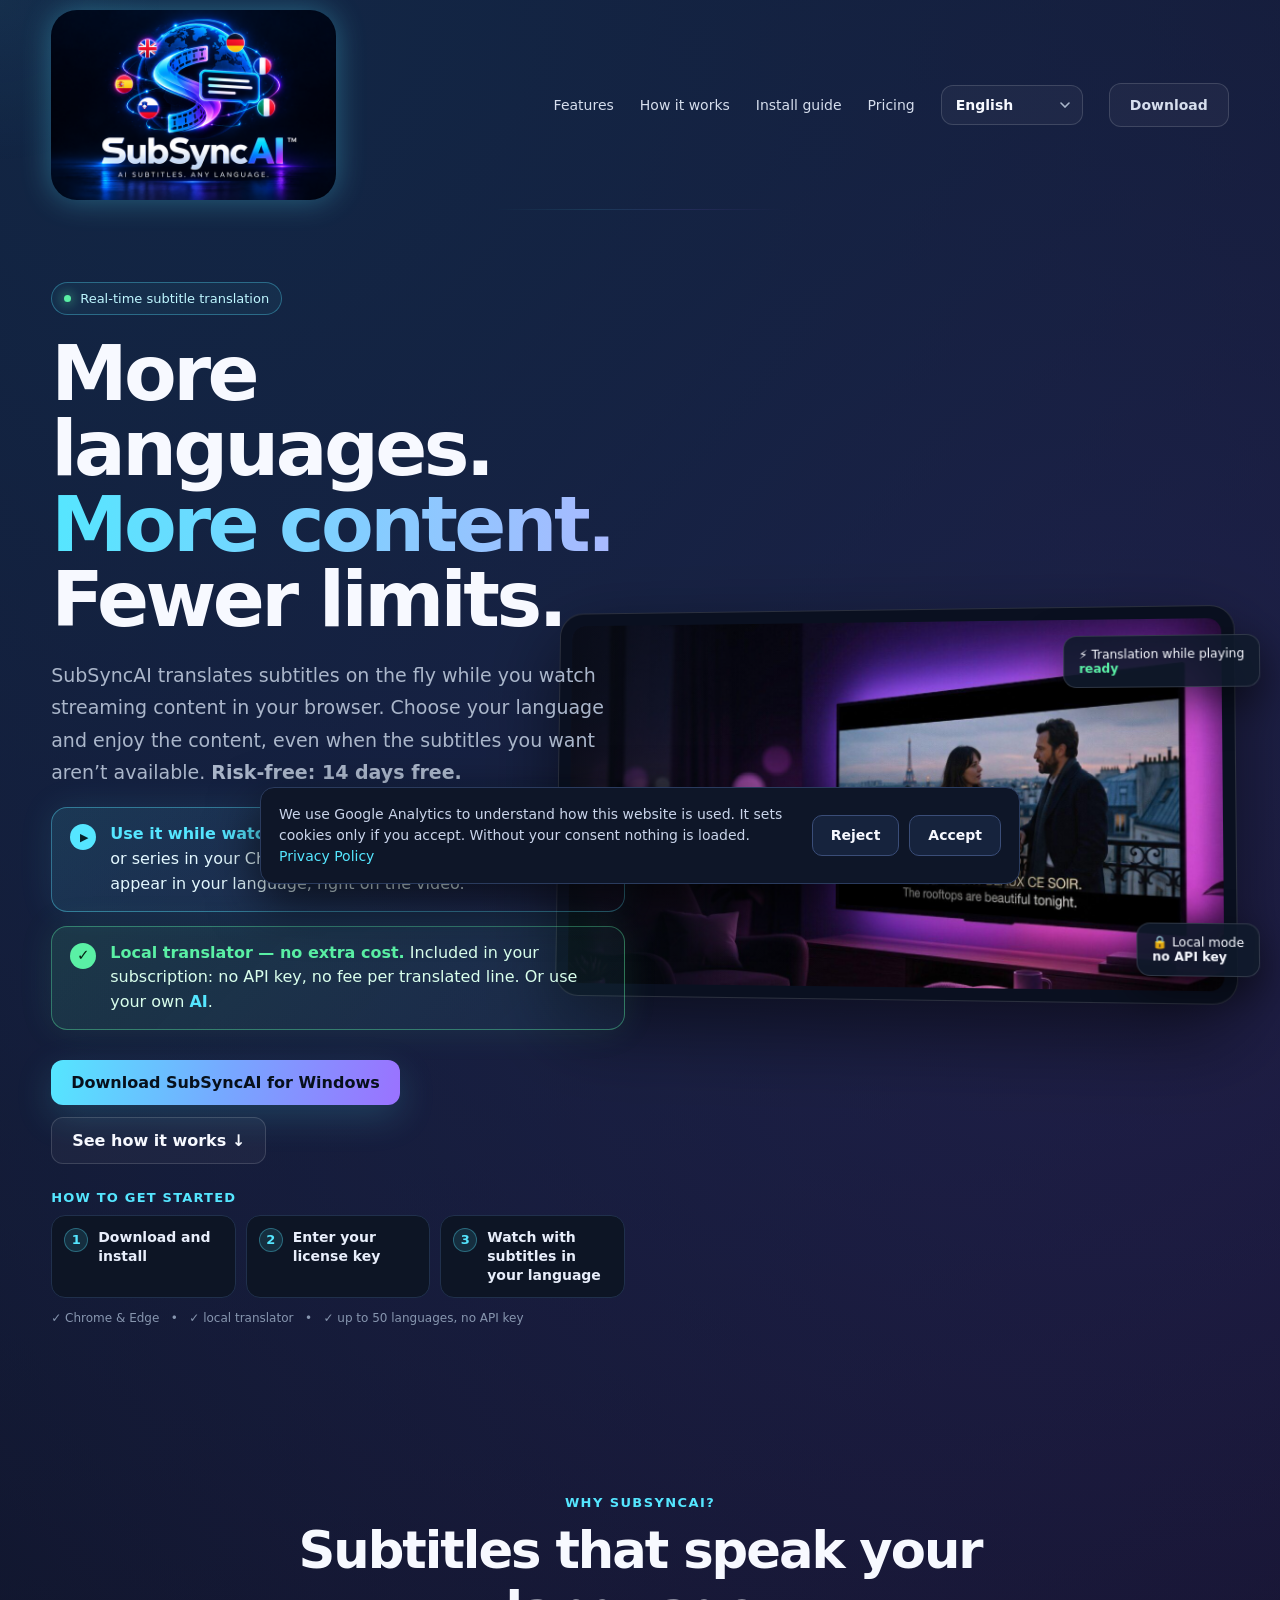
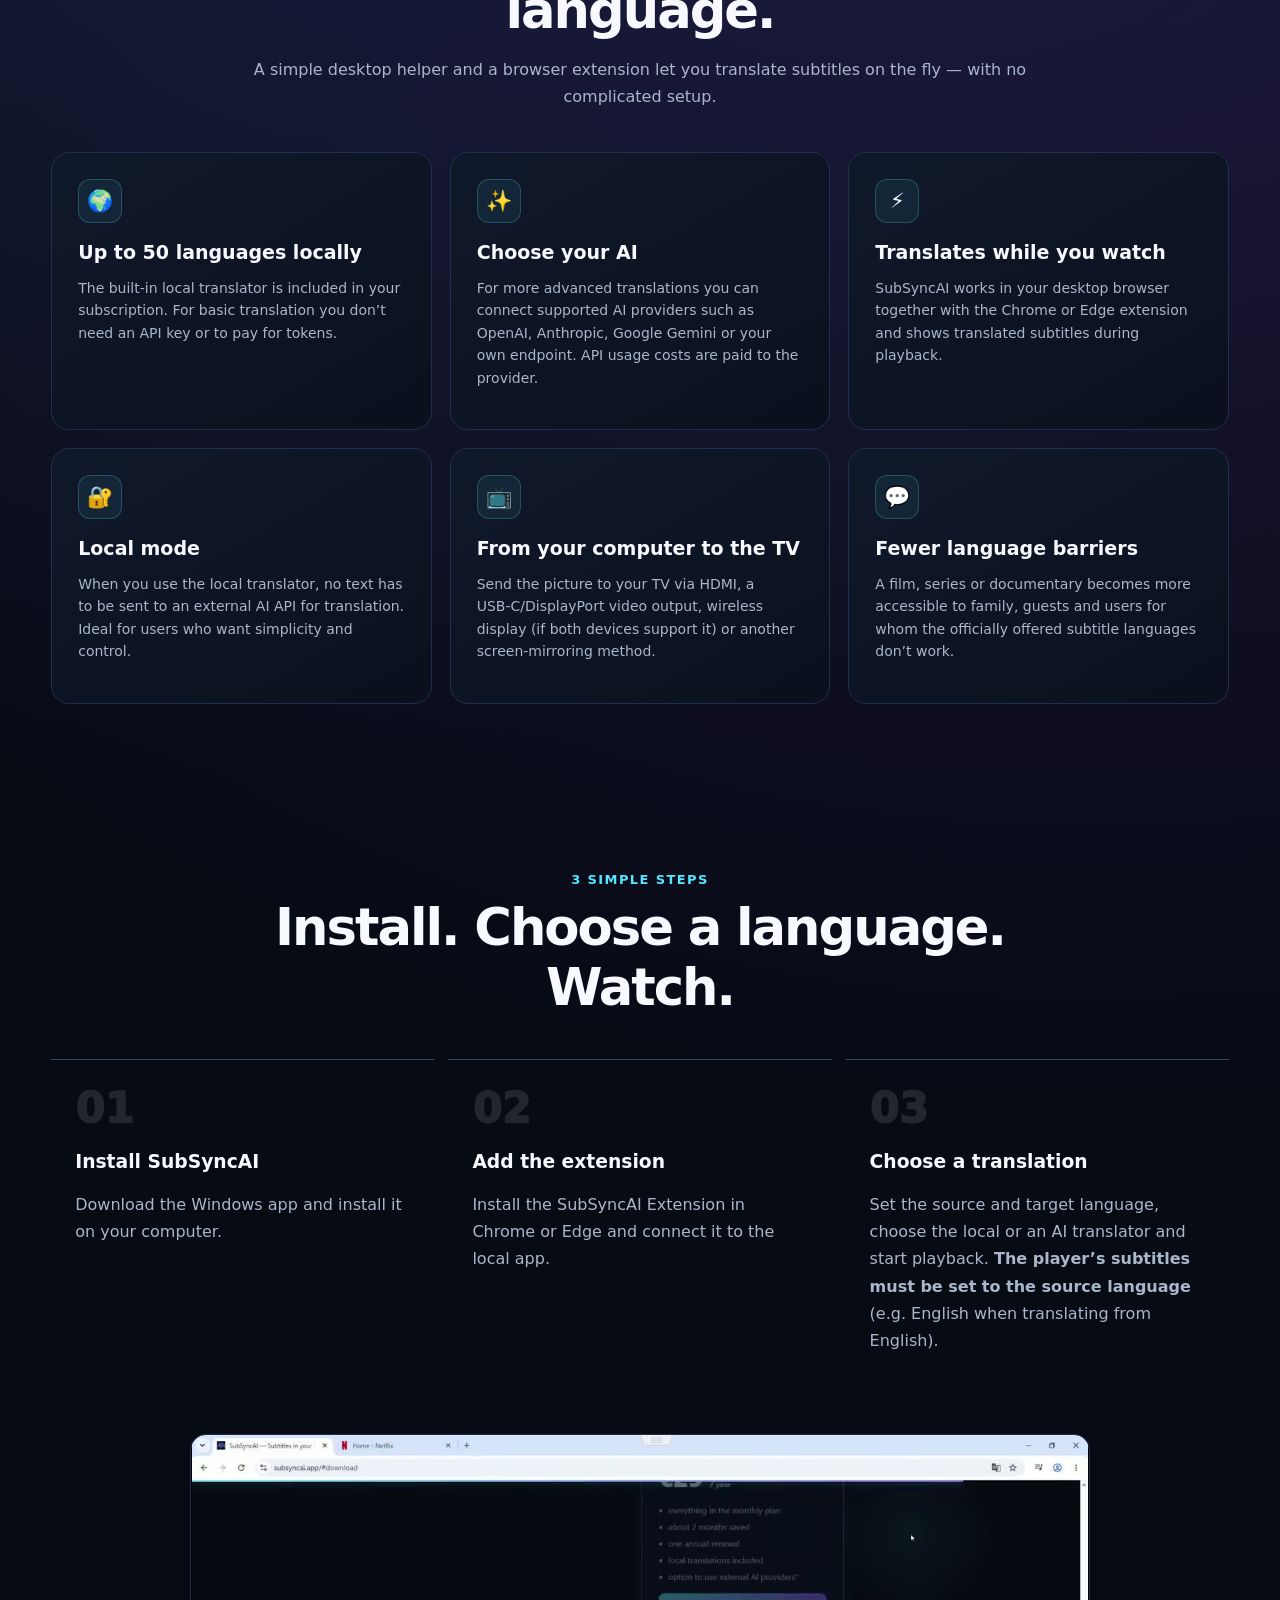
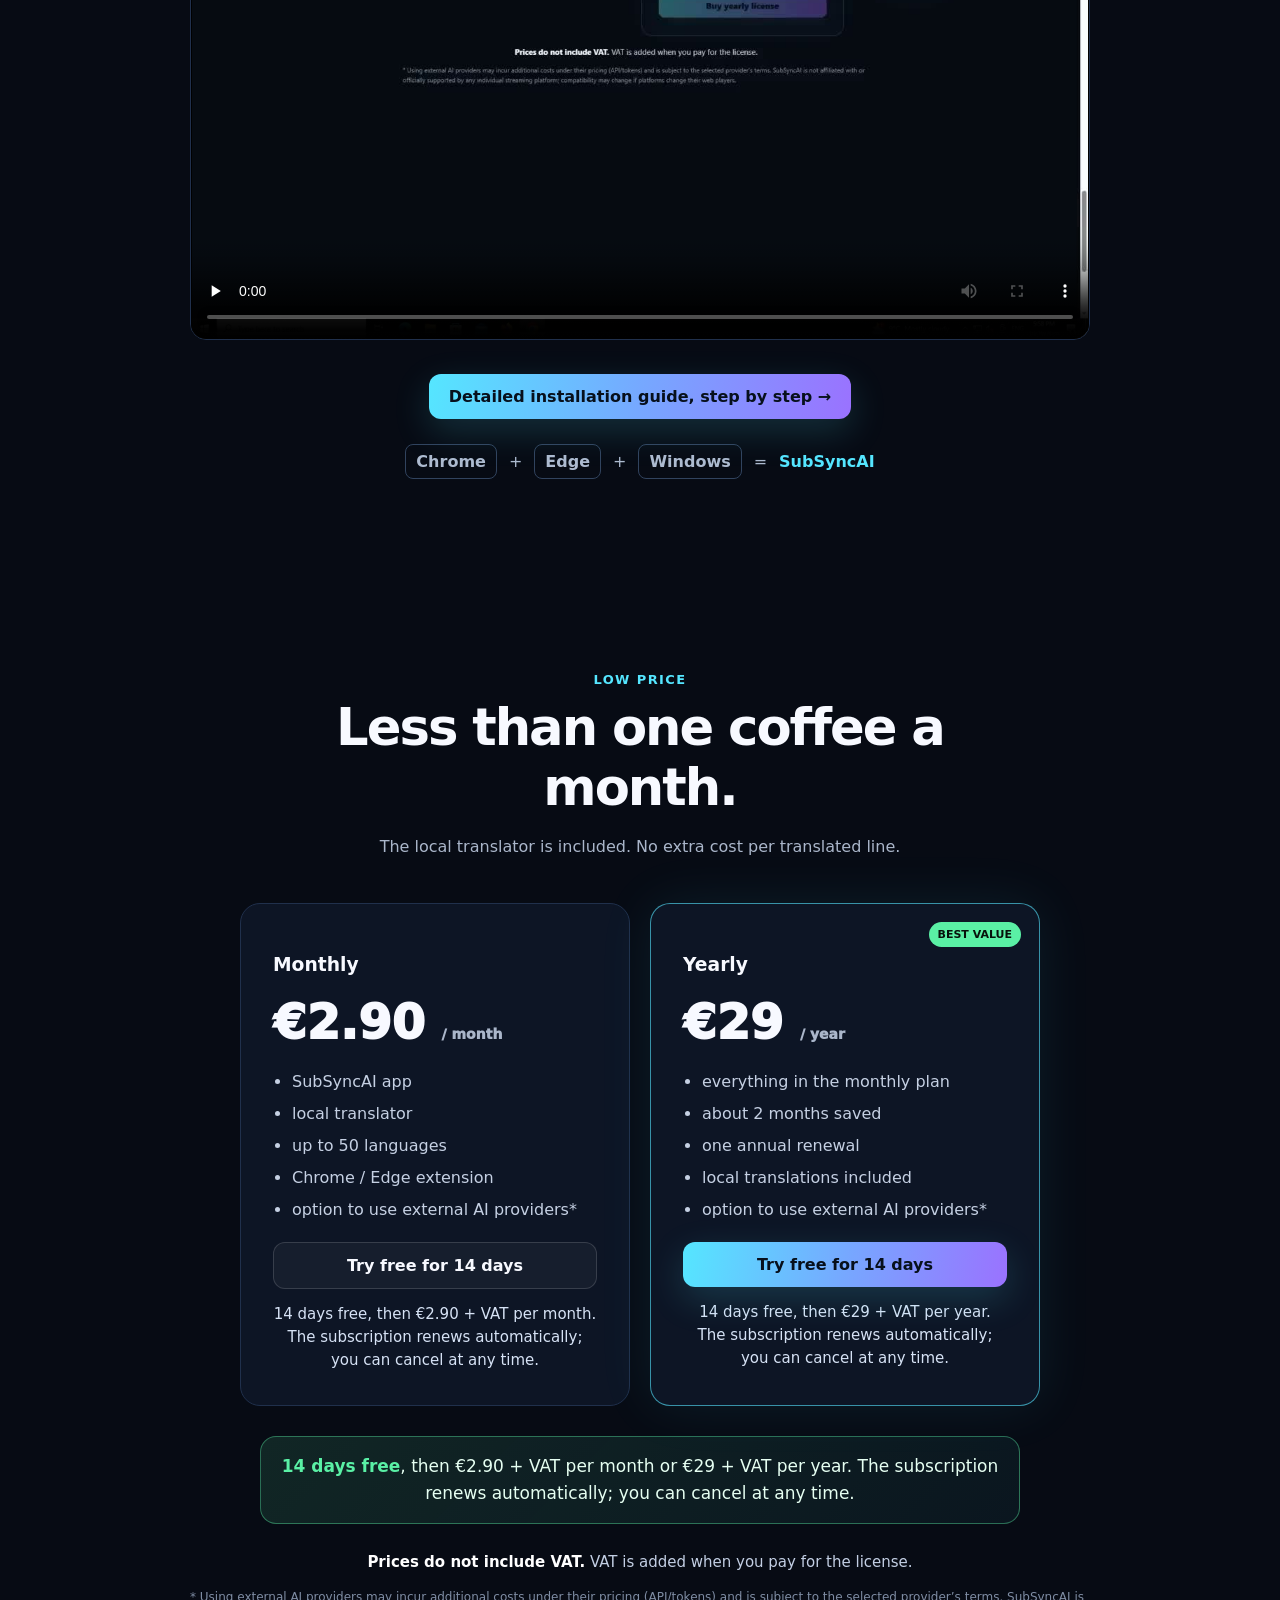
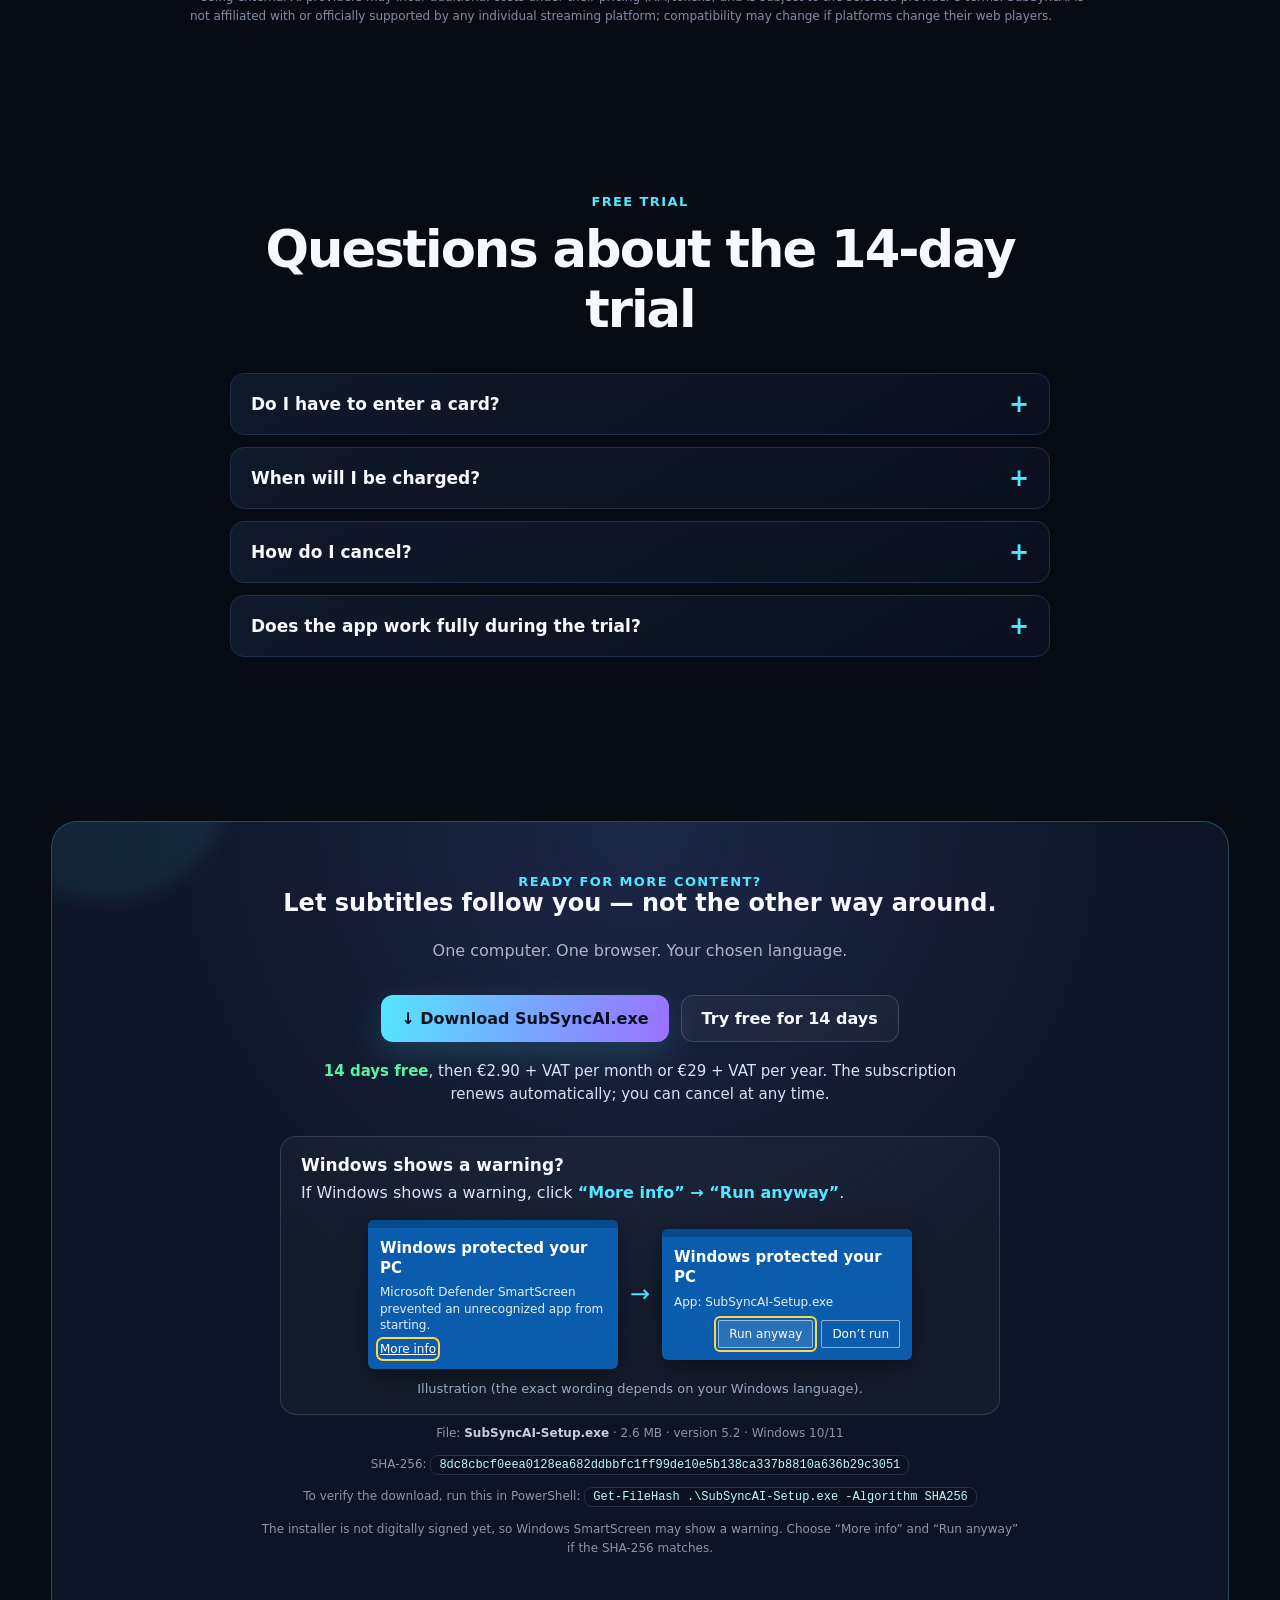
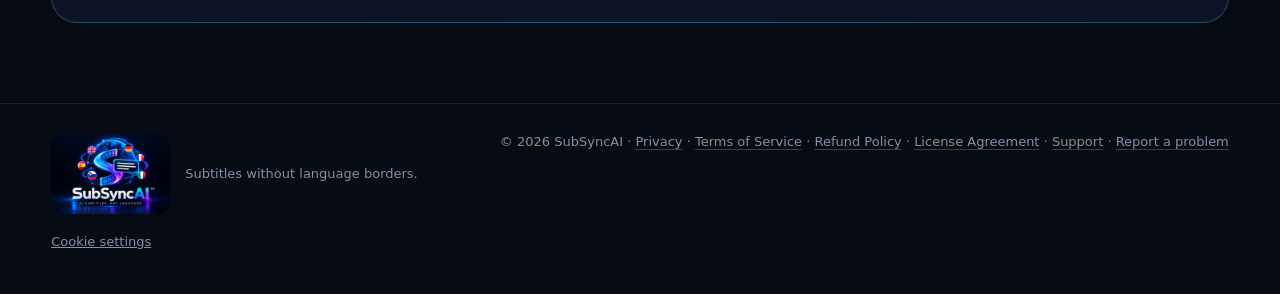
<file: index.html>
<!doctype html>
<html lang="en">
<head>
<meta charset="utf-8"><meta name="viewport" content="width=device-width,initial-scale=1"><link rel="canonical" href="https://subsyncai.app/">
<title>SubSyncAI — Subtitles in your language. Instantly.</title>
<meta name="description" content="SubSyncAI translates subtitles while you watch in your browser. Local translator, 50 languages, optional AI providers, Chrome and Edge.">
<link rel="icon" type="image/png" sizes="48x48" href="images/favicon.png"><link rel="apple-touch-icon" href="images/apple-touch-icon.png"><meta property="og:type" content="website"><meta property="og:title" content="SubSyncAI — Subtitles in your language. Instantly."><meta property="og:image" content="https://subsyncai.app/images/og-image.png"><meta name="twitter:card" content="summary_large_image">
<link rel="stylesheet" href="assets/site.css"></head>
<body><div class="progress" id="progress"></div><div class="cursor-glow" id="cursorGlow"></div>
<div class="wrap"><nav class="nav"><a class="brand" href="#"><img class="mark logo-full" src="images/logo-nav.png" width="225" height="150" alt="SubSyncAI – AI subtitles. Any language."></a><div class="links"><a href="#features" data-i18n="nav_features">Features</a><a href="#how" data-i18n="nav_how">How it works</a><a href="install.html" data-i18n="nav_guide">Install guide</a><a href="#price" data-i18n="nav_price">Pricing</a><select id="lang" class="langsel" aria-label="Language"><option value="en">English</option></select><a class="btn" href="#download" data-i18n="nav_download">Download</a></div></nav></div>
<main><div class="wrap"><section class="hero"><div><div class="pill"><span class="dot"></span> <span data-i18n="pill">Real-time subtitle translation</span></div><h1 data-i18n="h1">More languages.<br><span class="grad">More content.</span><br>Fewer limits.</h1><p class="lead" data-i18n="lead">SubSyncAI translates subtitles on the fly while you watch streaming content in your browser. Choose your language and enjoy the content, even when the subtitles you want aren’t available. <b>Risk-free: 14 days free.</b></p><div class="freebar platforms"><span class="freeicon">▶</span><span data-i18n="hero_platforms"><b>Use it while watching Netflix or HBO Max.</b> Open a film or series in your Chrome or Edge browser and the subtitles appear in your language, right on the video.</span></div><div class="freebar"><span class="freeicon">✓</span><span data-i18n="hero_free"><b>Local translator — no extra cost.</b> Included in your subscription: no API key, no fee per translated line. Or use your own <em>AI</em>.</span></div><div class="actions"><a class="btn primary" href="https://download.subsyncai.app/SubSyncAI-Setup.exe" rel="noopener" data-i18n="hero_dl">Download SubSyncAI for Windows</a><a class="btn" href="#how" data-i18n="hero_how">See how it works ↓</a></div><div class="quick"><div class="quick-t" data-i18n="hs_title">How to get started</div><ol><li><span>1</span><b data-i18n="hs1">Download and install</b></li><li><span>2</span><b data-i18n="hs2">Enter your license key</b></li><li><span>3</span><b data-i18n="hs3">Watch with subtitles in your language</b></li></ol></div><div class="micro" data-i18n="micro1">✓ Chrome & Edge &nbsp; • &nbsp; ✓ local translator &nbsp; • &nbsp; ✓ up to 50 languages, no API key</div></div><div class="screen"><img class="heroimg" src="images/index_picture.jpg" width="1400" height="781" alt="A living room with a large TV showing a film with French subtitles and an English translation below them" data-i18n-alt="hero_img_alt" fetchpriority="high" decoding="async"><div class="float f1" data-i18n="f1">⚡ Translation while playing<br><b style="color:var(--green)">ready</b></div><div class="float f2" data-i18n="f2">🔒 Local mode<br><b>no API key</b></div></div></section></div>
<section class="section" id="features"><div class="wrap"><div class="center"><div class="eyebrow" data-i18n="feat_eyebrow">Why SubSyncAI?</div><h2 data-i18n="feat_h2">Subtitles that speak your language.</h2><p class="sub" data-i18n="feat_sub">A simple desktop helper and a browser extension let you translate subtitles on the fly — with no complicated setup.</p></div><div class="grid"><div class="card"><div class="icon">🌍</div><h3 data-i18n="c1_t">Up to 50 languages locally</h3><p data-i18n="c1_p">The built-in local translator is included in your subscription. For basic translation you don’t need an API key or to pay for tokens.</p></div><div class="card"><div class="icon">✨</div><h3 data-i18n="c2_t">Choose your AI</h3><p data-i18n="c2_p">For more advanced translations you can connect supported AI providers such as OpenAI, Anthropic, Google Gemini or your own endpoint. API usage costs are paid to the provider.</p></div><div class="card"><div class="icon">⚡</div><h3 data-i18n="c3_t">Translates while you watch</h3><p data-i18n="c3_p">SubSyncAI works in your desktop browser together with the Chrome or Edge extension and shows translated subtitles during playback.</p></div><div class="card"><div class="icon">🔐</div><h3 data-i18n="c4_t">Local mode</h3><p data-i18n="c4_p">When you use the local translator, no text has to be sent to an external AI API for translation. Ideal for users who want simplicity and control.</p></div><div class="card"><div class="icon">📺</div><h3 data-i18n="c5_t">From your computer to the TV</h3><p data-i18n="c5_p">Send the picture to your TV via HDMI, a USB‑C/DisplayPort video output, wireless display (if both devices support it) or another screen-mirroring method.</p></div><div class="card"><div class="icon">💬</div><h3 data-i18n="c6_t">Fewer language barriers</h3><p data-i18n="c6_p">A film, series or documentary becomes more accessible to family, guests and users for whom the officially offered subtitle languages don’t work.</p></div></div></div></section>
<section class="section" id="how"><div class="wrap"><div class="center"><div class="eyebrow" data-i18n="how_eyebrow">3 simple steps</div><h2 data-i18n="how_h2">Install. Choose a language. Watch.</h2></div><div class="steps"><div class="step"><div class="num">01</div><h3 data-i18n="s1_t">Install SubSyncAI</h3><p class="sub" data-i18n="s1_p">Download the Windows app and install it on your computer.</p></div><div class="step"><div class="num">02</div><h3 data-i18n="s2_t">Add the extension</h3><p class="sub" data-i18n="s2_p">Install the SubSyncAI Extension in Chrome or Edge and connect it to the local app.</p></div><div class="step"><div class="num">03</div><h3 data-i18n="s3_t">Choose a translation</h3><p class="sub" data-i18n="s3_p">Set the source and target language, choose the local or an AI translator and start playback. <b>The player’s subtitles must be set to the source language</b> (e.g. English when translating from English).</p></div></div><div class="howvideo"><video controls preload="none" playsinline poster="images/tutorial_poster.jpg" aria-label="Video tutorial: installing SubSyncAI"><source src="images/SubSyncAI_tutorial_web.mp4" type="video/mp4"></video></div><div class="center" style="margin-top:34px"><a class="btn primary" href="install.html" data-i18n="how_guide">Detailed installation guide, step by step →</a></div><div class="logo-row"><span class="mini-logo">Chrome</span><span>+</span><span class="mini-logo">Edge</span><span>+</span><span class="mini-logo">Windows</span><span>=</span><b style="color:var(--cyan)">SubSyncAI</b></div></div></section>
<section class="section" id="price"><div class="wrap"><div class="center"><div class="eyebrow" data-i18n="price_eyebrow">Low price</div><h2 data-i18n="price_h2">Less than one coffee a month.</h2><p class="sub" data-i18n="price_sub">The local translator is included. No extra cost per translated line.</p></div><div class="pricing"><div class="price"><h3 data-i18n="monthly">Monthly</h3><div class="amount" data-i18n="amt_m">€2.90 <small>/ month</small></div><ul><li data-i18n="li_app">SubSyncAI app</li><li data-i18n="li_local">local translator</li><li data-i18n="li_50">up to 50 languages</li><li data-i18n="li_ext">Chrome / Edge extension</li><li data-i18n="li_ai">option to use external AI providers*</li></ul><a class="btn" style="width:100%" href="https://subsyncai.lemonsqueezy.com/checkout/buy/d549840a-7ad7-4123-89e5-be01568e5661?discount=0" target="_blank" rel="noopener" data-plan="monthly" data-i18n="buy_m">Try free for 14 days</a><p class="trialnote" data-i18n="trial_m">14 days free, then €2.90 + VAT per month. The subscription renews automatically; you can cancel at any time.</p></div><div class="price hot"><span class="badge" data-i18n="badge">BEST VALUE</span><h3 data-i18n="yearly">Yearly</h3><div class="amount" data-i18n="amt_y">€29 <small>/ year</small></div><ul><li data-i18n="li_all">everything in the monthly plan</li><li data-i18n="li_save">about 2 months saved</li><li data-i18n="li_renew">one annual renewal</li><li data-i18n="li_incl">local translations included</li><li data-i18n="li_ai">option to use external AI providers*</li></ul><a class="btn primary" style="width:100%" href="https://subsyncai.lemonsqueezy.com/checkout/buy/ce95300b-350b-40b0-95d6-edd36568e374?discount=0" target="_blank" rel="noopener" data-plan="yearly" data-i18n="buy_y">Try free for 14 days</a><p class="trialnote" data-i18n="trial_y">14 days free, then €29 + VAT per year. The subscription renews automatically; you can cancel at any time.</p></div></div><p class="trialall" data-i18n="trial_all"><b>14 days free</b>, then €2.90 + VAT per month or €29 + VAT per year. The subscription renews automatically; you can cancel at any time.</p><p class="note vat" data-i18n="vat_note"><b>Prices do not include VAT.</b> VAT is added when you pay for the license.</p><p class="note" data-i18n="note">* Using external AI providers may incur additional costs under their pricing (API/tokens) and is subject to the selected provider’s terms. SubSyncAI is not affiliated with or officially supported by any individual streaming platform; compatibility may change if platforms change their web players.</p></div></section>
<section class="section" id="faq"><div class="wrap"><div class="center"><div class="eyebrow" data-i18n="faq_eyebrow">Free trial</div><h2 data-i18n="faq_h2">Questions about the 14-day trial</h2></div><div class="faq"><details><summary data-i18n="faq1_q">Do I have to enter a card?</summary><p data-i18n="faq1_a">Yes. A payment card is required to start the trial, but it is only charged after the 14 days are over.</p></details><details><summary data-i18n="faq2_q">When will I be charged?</summary><p data-i18n="faq2_a">After the 14-day trial ends: €2.90 + VAT for the monthly plan or €29 + VAT for the yearly plan. The same amount is then charged at every renewal.</p></details><details><summary data-i18n="faq3_q">How do I cancel?</summary><p data-i18n="faq3_a">At any time before the trial ends, and you will not be charged. Use the link in the e-mail you receive from Lemon Squeezy after signing up, or write to <a href="mailto:support@subsyncai.app">support@subsyncai.app</a>.</p></details><details><summary data-i18n="faq4_q">Does the app work fully during the trial?</summary><p data-i18n="faq4_a">Yes. During the trial you can use everything in your plan, including the local translator.</p></details></div></div></section>
<div class="wrap" id="download"><section class="cta"><div class="eyebrow" data-i18n="cta_eyebrow">Ready for more content?</div><h2 data-i18n="cta_h2">Let subtitles follow you — not the other way around.</h2><p class="sub" data-i18n="cta_sub">One computer. One browser. Your chosen language.</p><div class="actions" style="justify-content:center"><a class="btn primary" href="https://download.subsyncai.app/SubSyncAI-Setup.exe" rel="noopener" data-i18n="cta_dl">↓ Download SubSyncAI.exe</a><a class="btn" href="#price" data-i18n="cta_lic">Try free for 14 days</a></div><p class="trialnote center-note" data-i18n="trial_all"><b>14 days free</b>, then €2.90 + VAT per month or €29 + VAT per year. The subscription renews automatically; you can cancel at any time.</p><div class="ssnote"><div class="ss-text"><b data-i18n="ss_title">Windows shows a warning?</b><p data-i18n="ss_text">If Windows shows a warning, click <b>“More info” → “Run anyway”</b>.</p></div><div class="ss-art" aria-hidden="true"><div class="ss-win"><div class="ss-bar"></div><div class="ss-h">Windows protected your PC</div><div class="ss-p">Microsoft Defender SmartScreen prevented an unrecognized app from starting.</div><div class="ss-l hit">More info</div></div><div class="ss-arrow">→</div><div class="ss-win"><div class="ss-bar"></div><div class="ss-h">Windows protected your PC</div><div class="ss-p">App: SubSyncAI-Setup.exe</div><div class="ss-b"><span class="hit">Run anyway</span><span>Don’t run</span></div></div></div><p class="ss-cap" data-i18n="ss_cap">Illustration (the exact wording depends on your Windows language).</p></div><div class="dlinfo"><p class="micro" data-i18n="dl_file">File: <b>SubSyncAI-Setup.exe</b> · 2.6 MB · version 5.2 · Windows 10/11</p><p class="micro">SHA-256: <code id="sha256">8dc8cbcf0eea0128ea682ddbbfc1ff99de10e5b138ca337b8810a636b29c3051</code></p><p class="micro"><span data-i18n="dl_verify">To verify the download, run this in PowerShell:</span> <code>Get-FileHash .\SubSyncAI-Setup.exe -Algorithm SHA256</code></p><p class="micro" data-i18n="dl_warn">The installer is not digitally signed yet, so Windows SmartScreen may show a warning. Choose “More info” and “Run anyway” if the SHA-256 matches.</p></div></section></div></main>
<footer class="footer"><div class="wrap"><div><img src="images/logo-nav.png" width="120" height="80" alt="SubSyncAI" style="vertical-align:middle;border-radius:14px;margin-right:14px"><span data-i18n="foot_tag">Subtitles without language borders.</span></div><div data-i18n="foot_copy">© 2026 SubSyncAI · <a href="privacy.html">Privacy</a> · <a href="terms.html">Terms of Service</a> · <a href="refund.html">Refund Policy</a> · <a href="license.html">License Agreement</a> · <a href="mailto:support@subsyncai.app">Support</a> · <a href="report.html">Report a problem</a></div></div></footer>
<script src="assets/home.js" defer></script>
<script src="assets/i18n-index.js"></script>
<script src="assets/i18n.js"></script><script src="assets/analytics.js" defer></script></body></html>
</file>
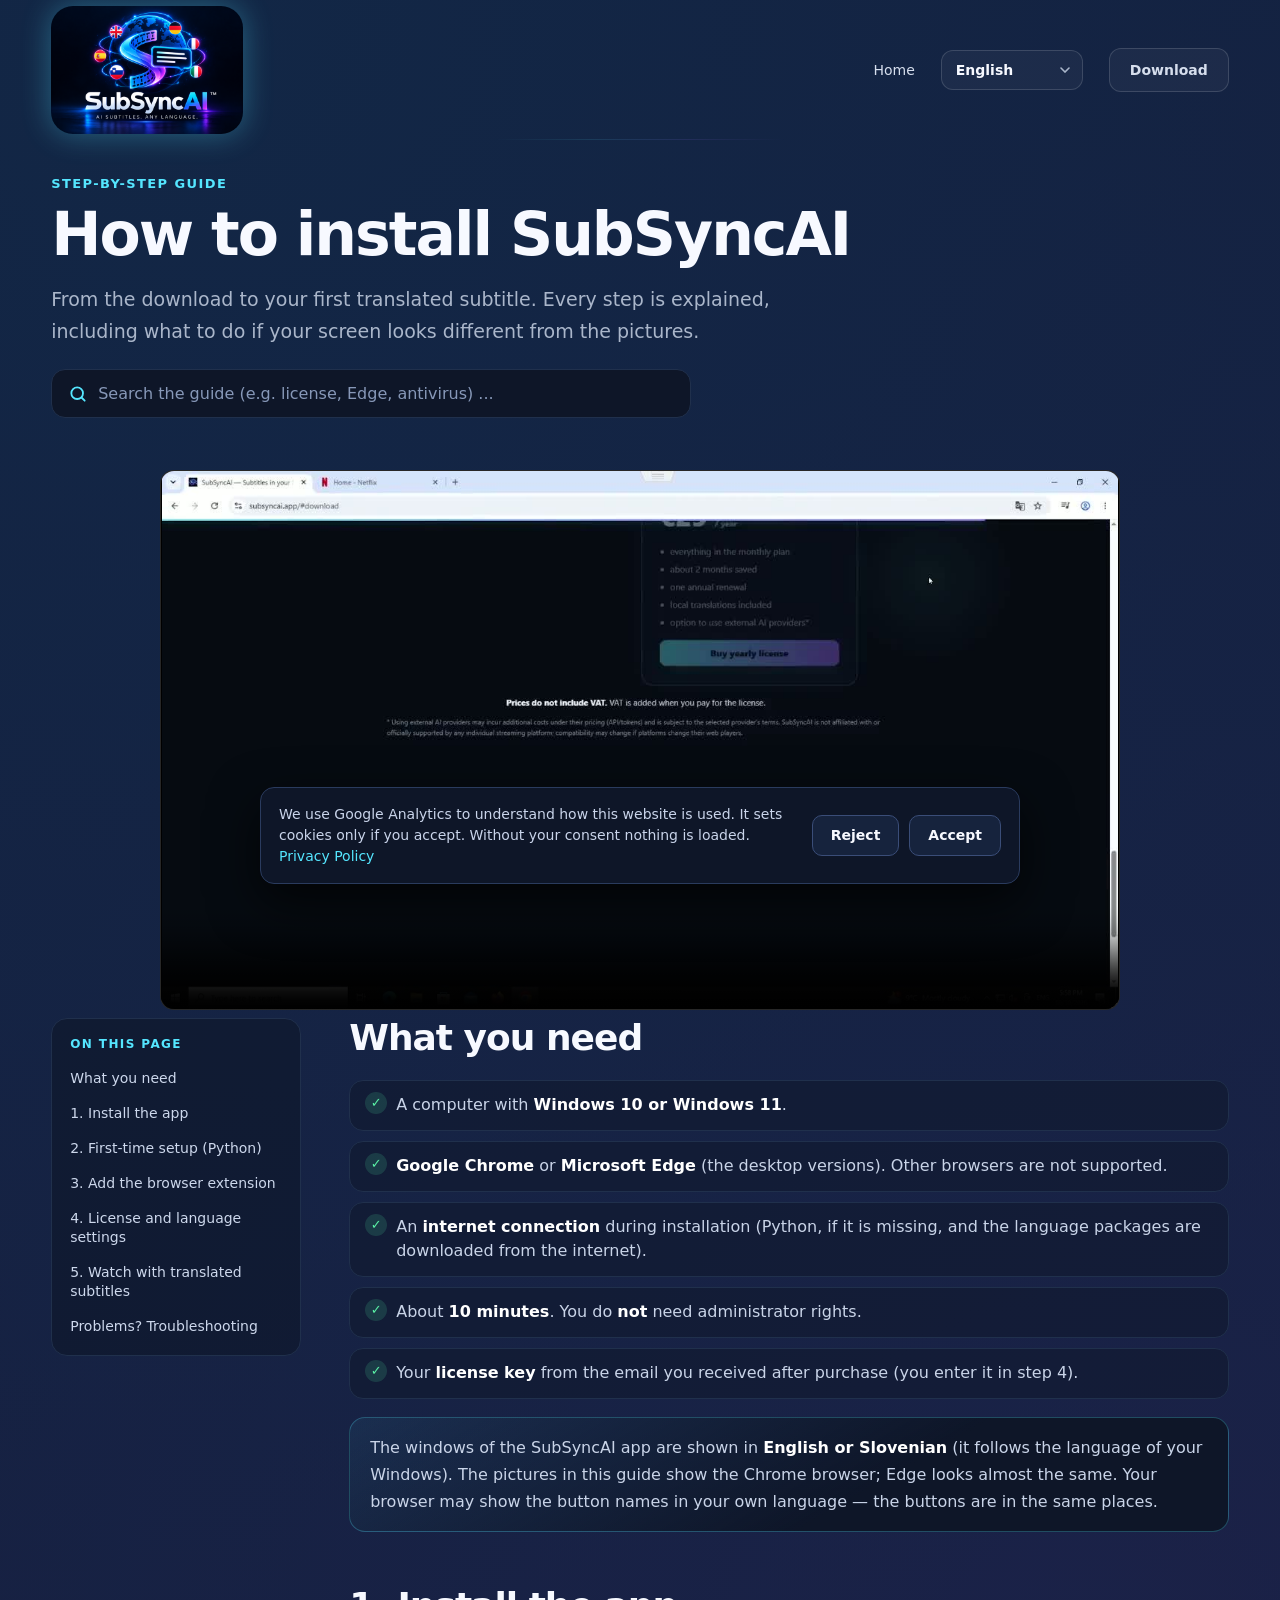
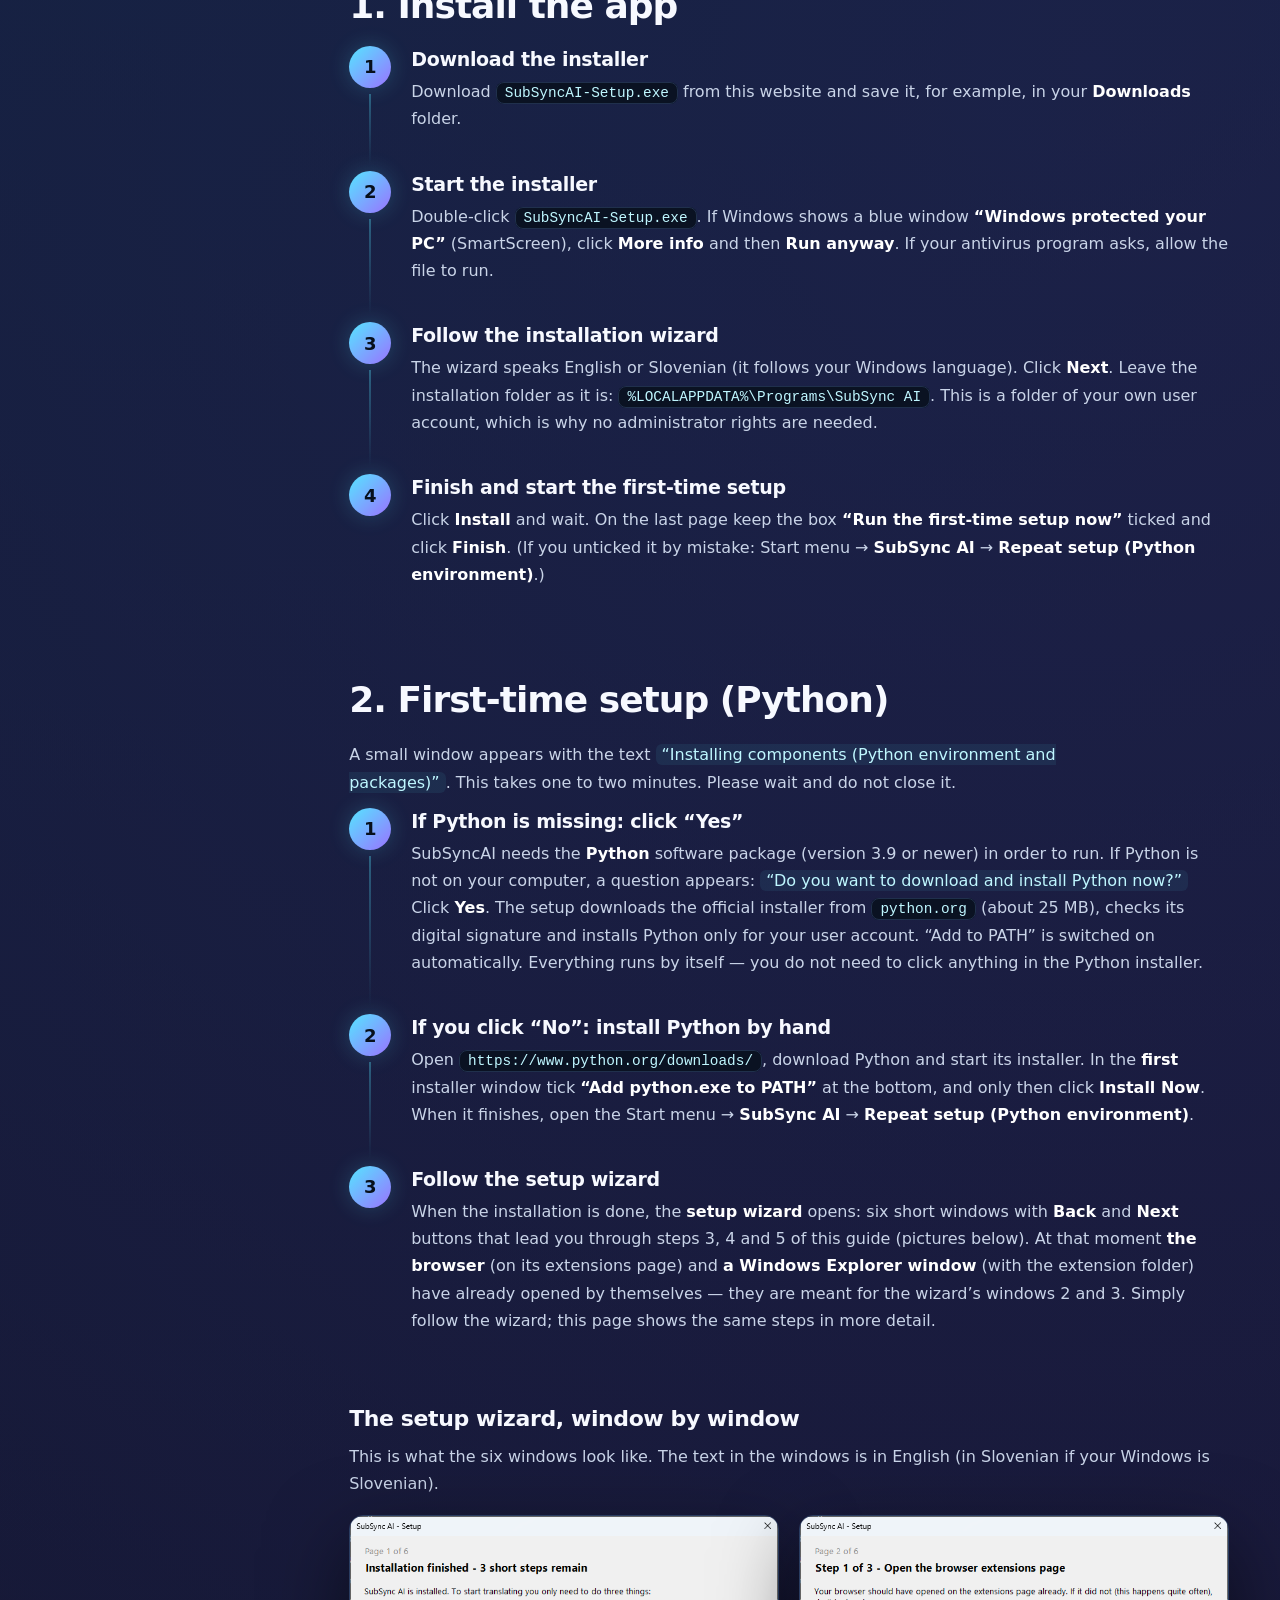
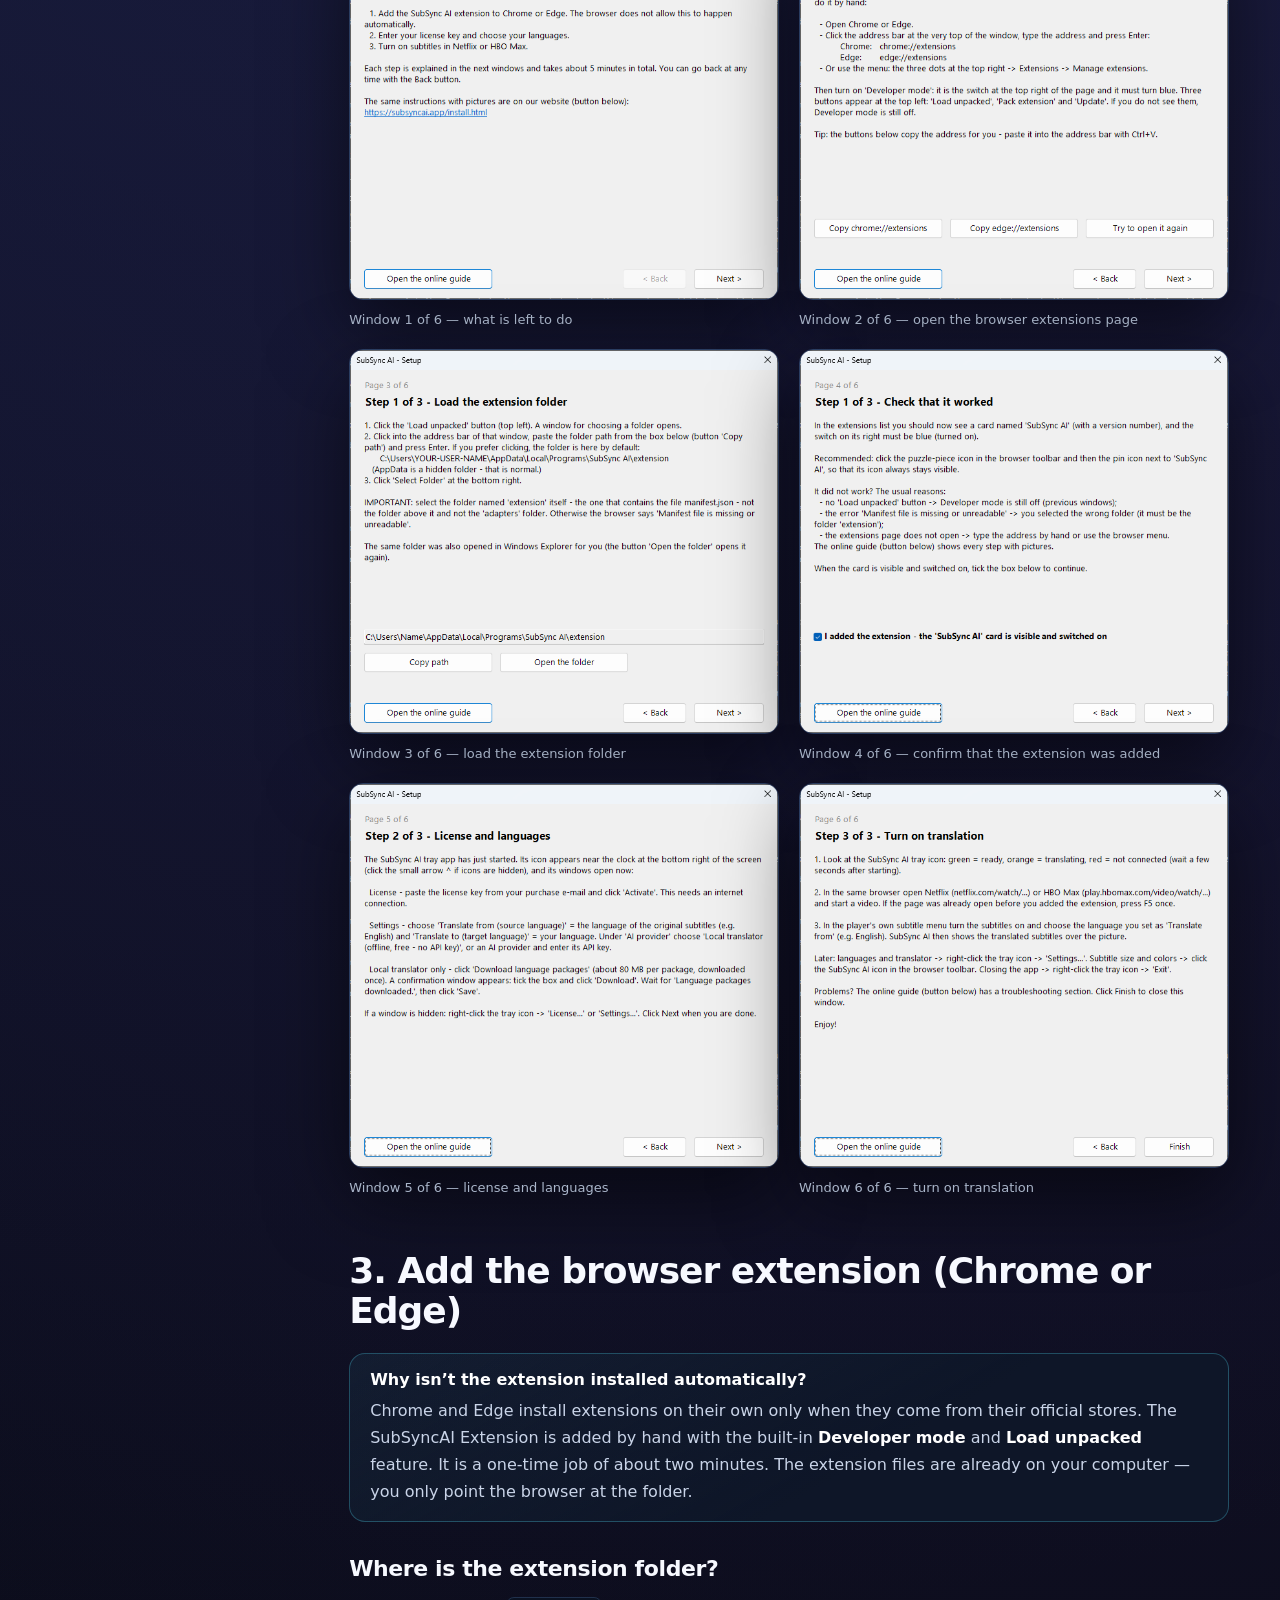
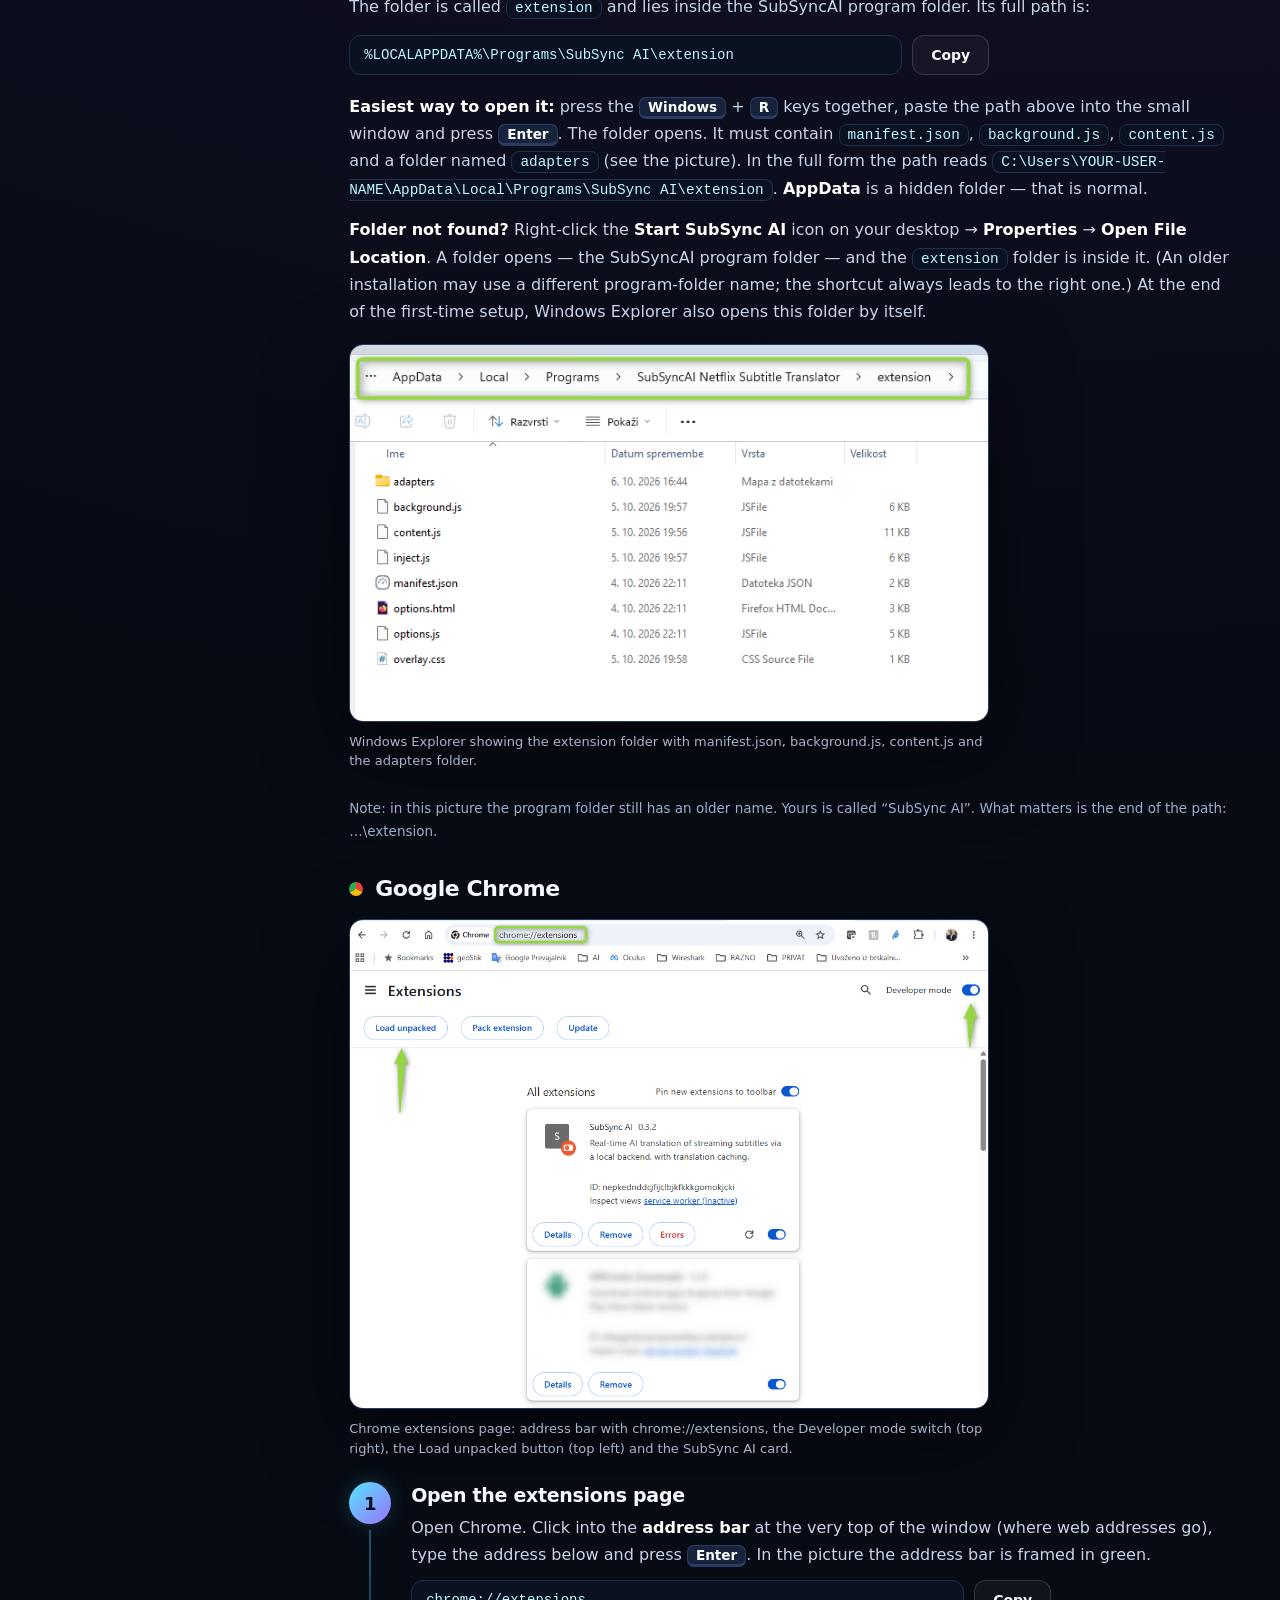
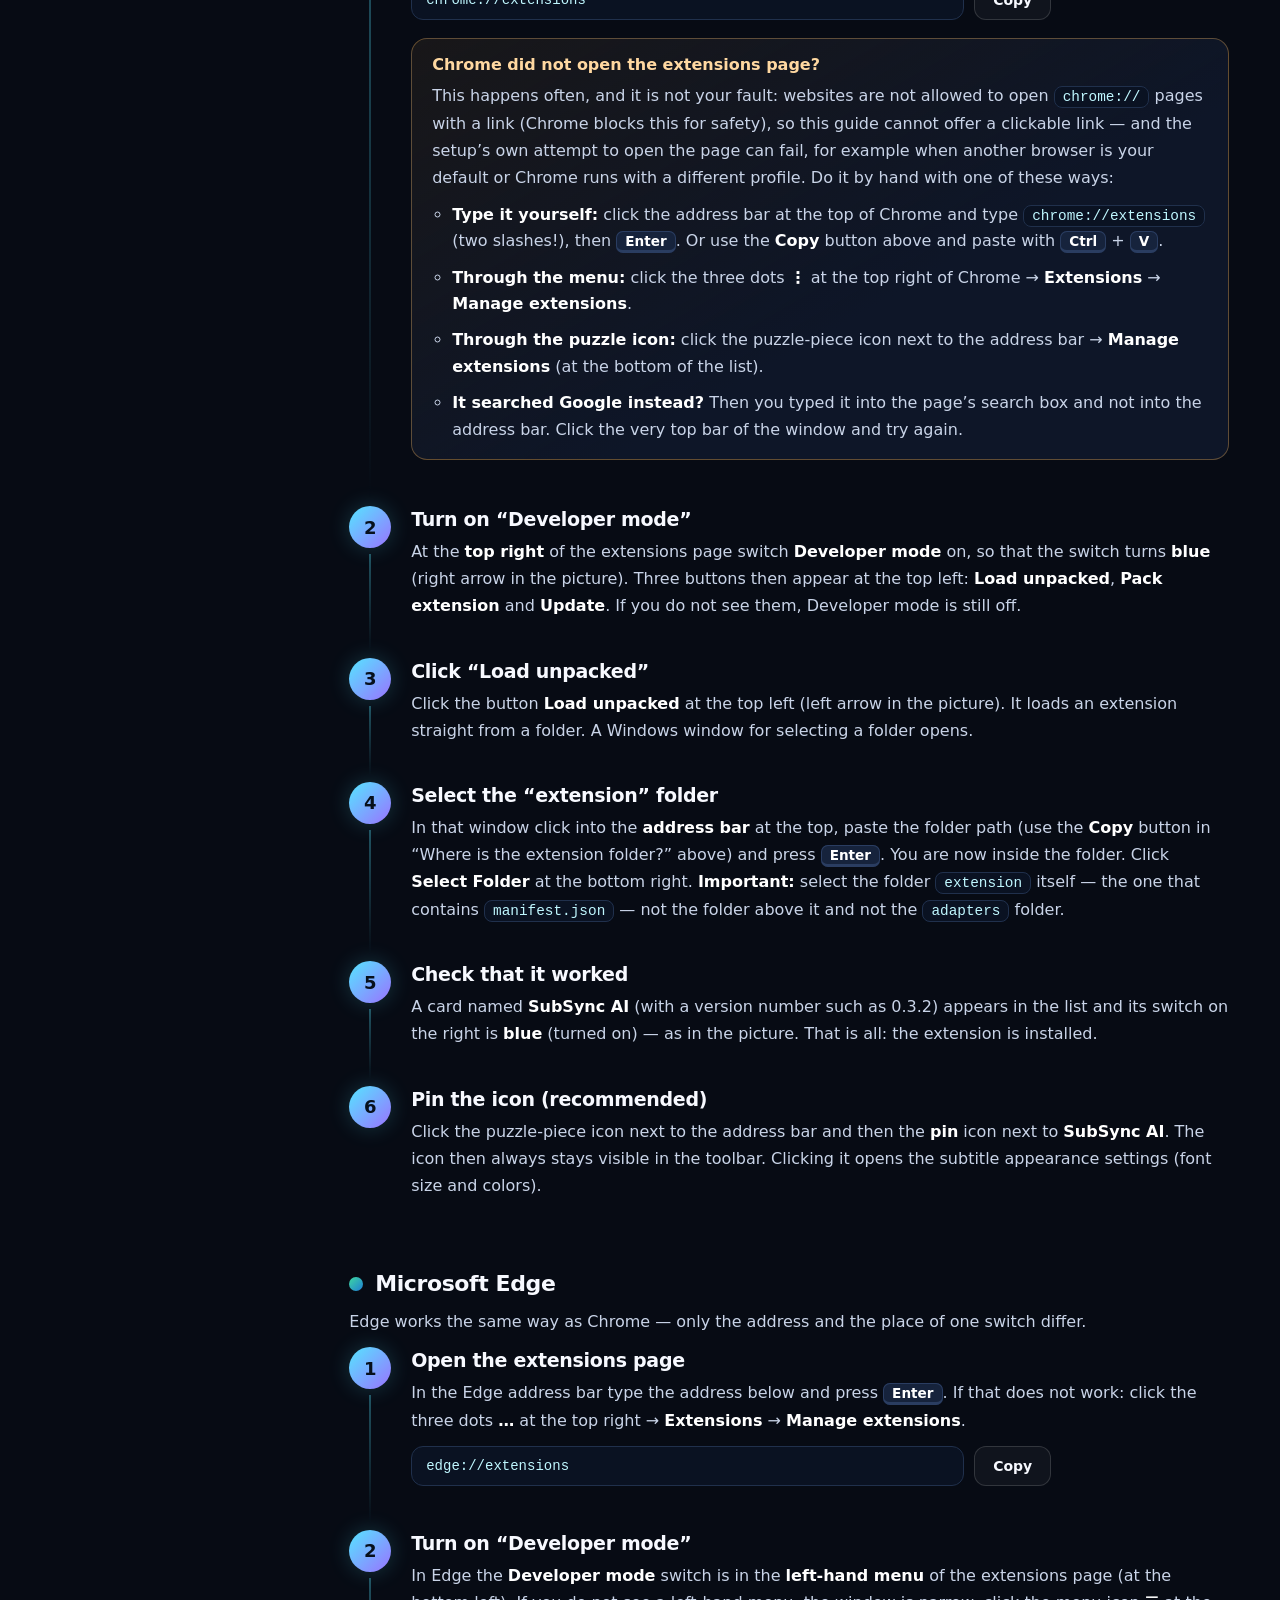
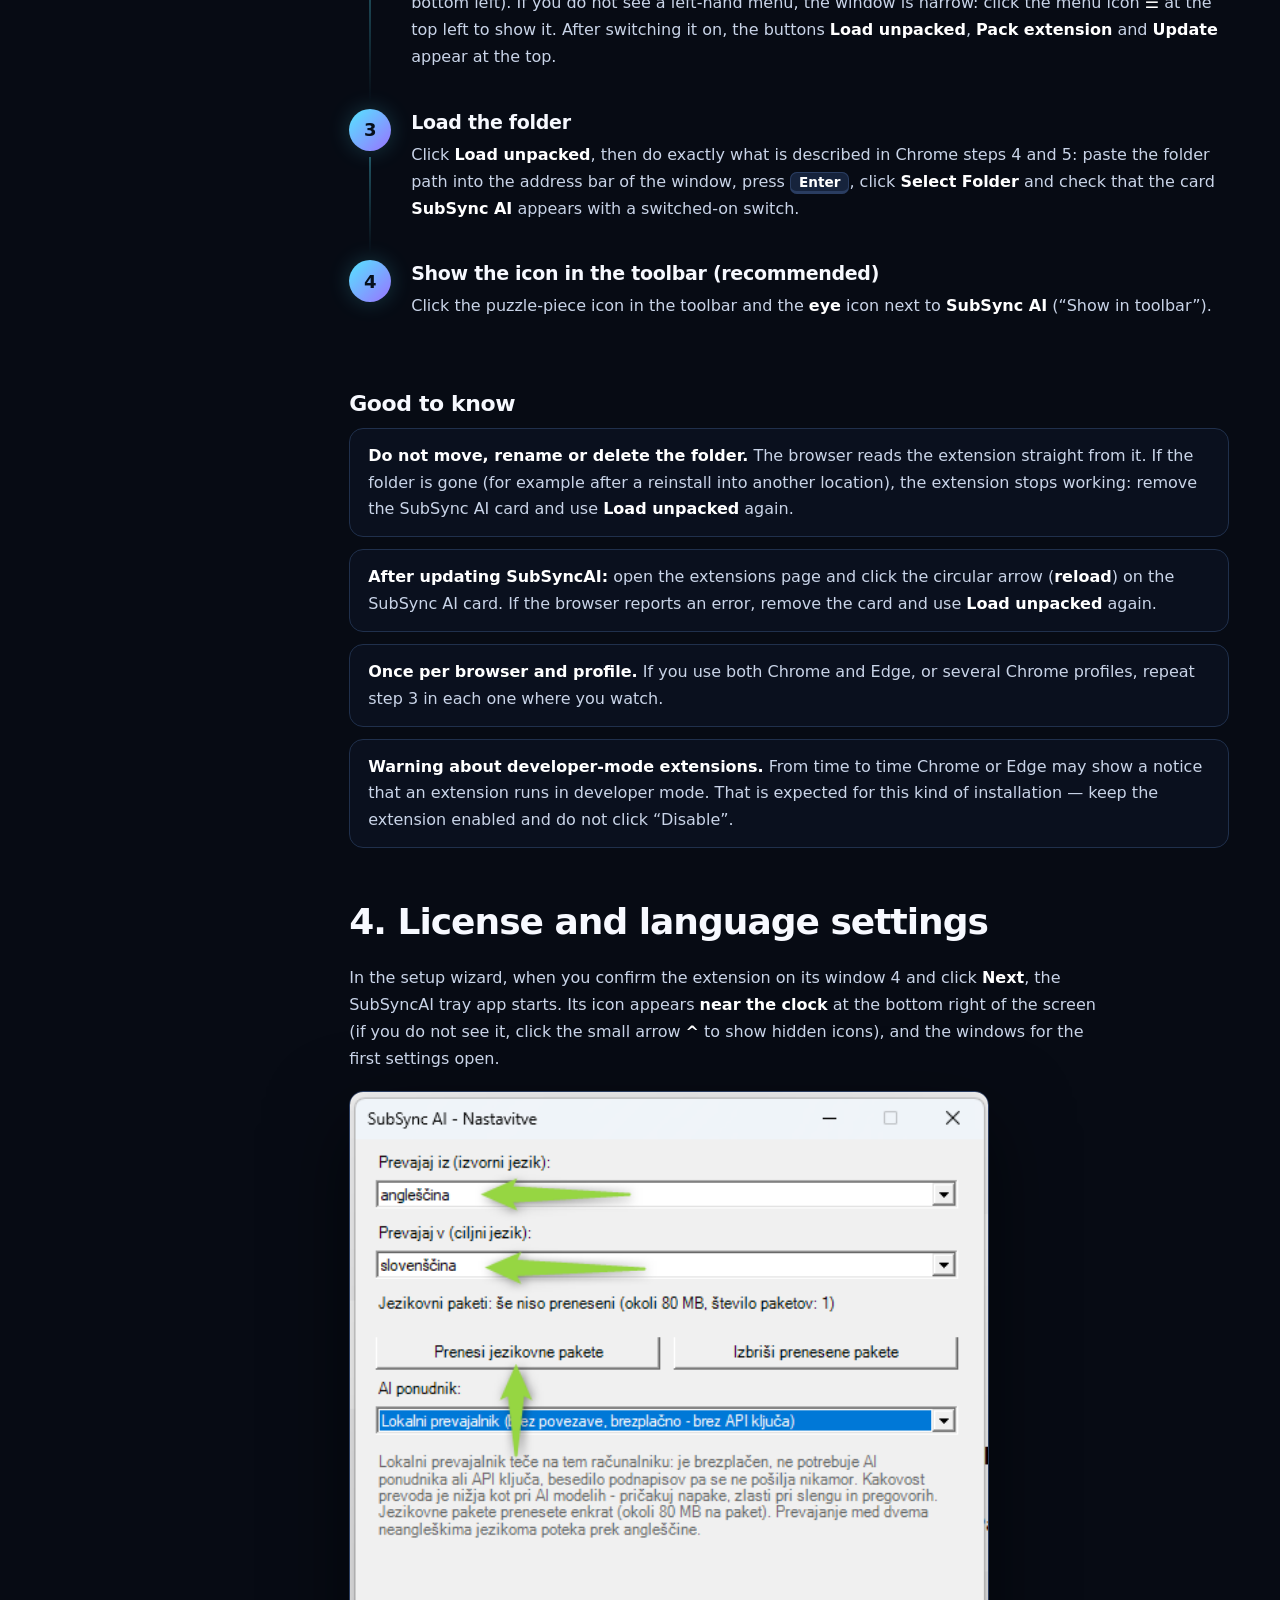
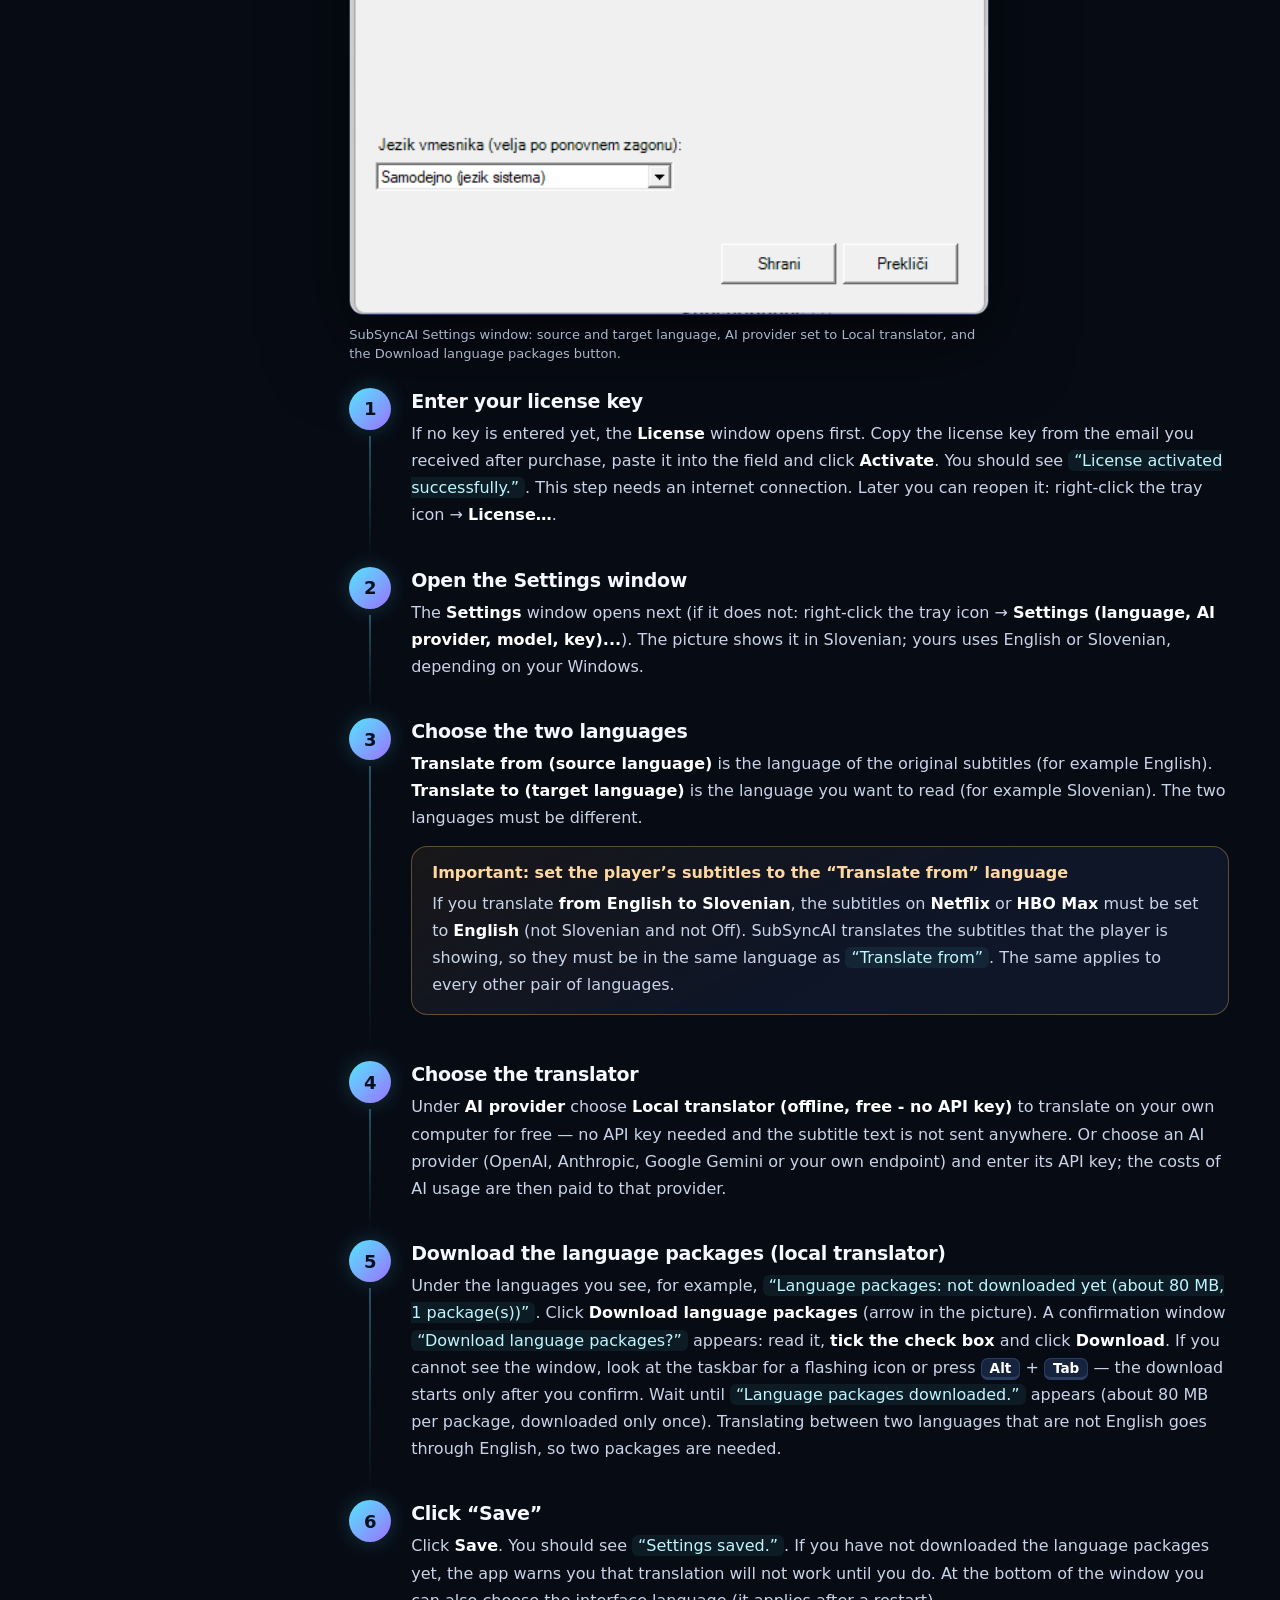
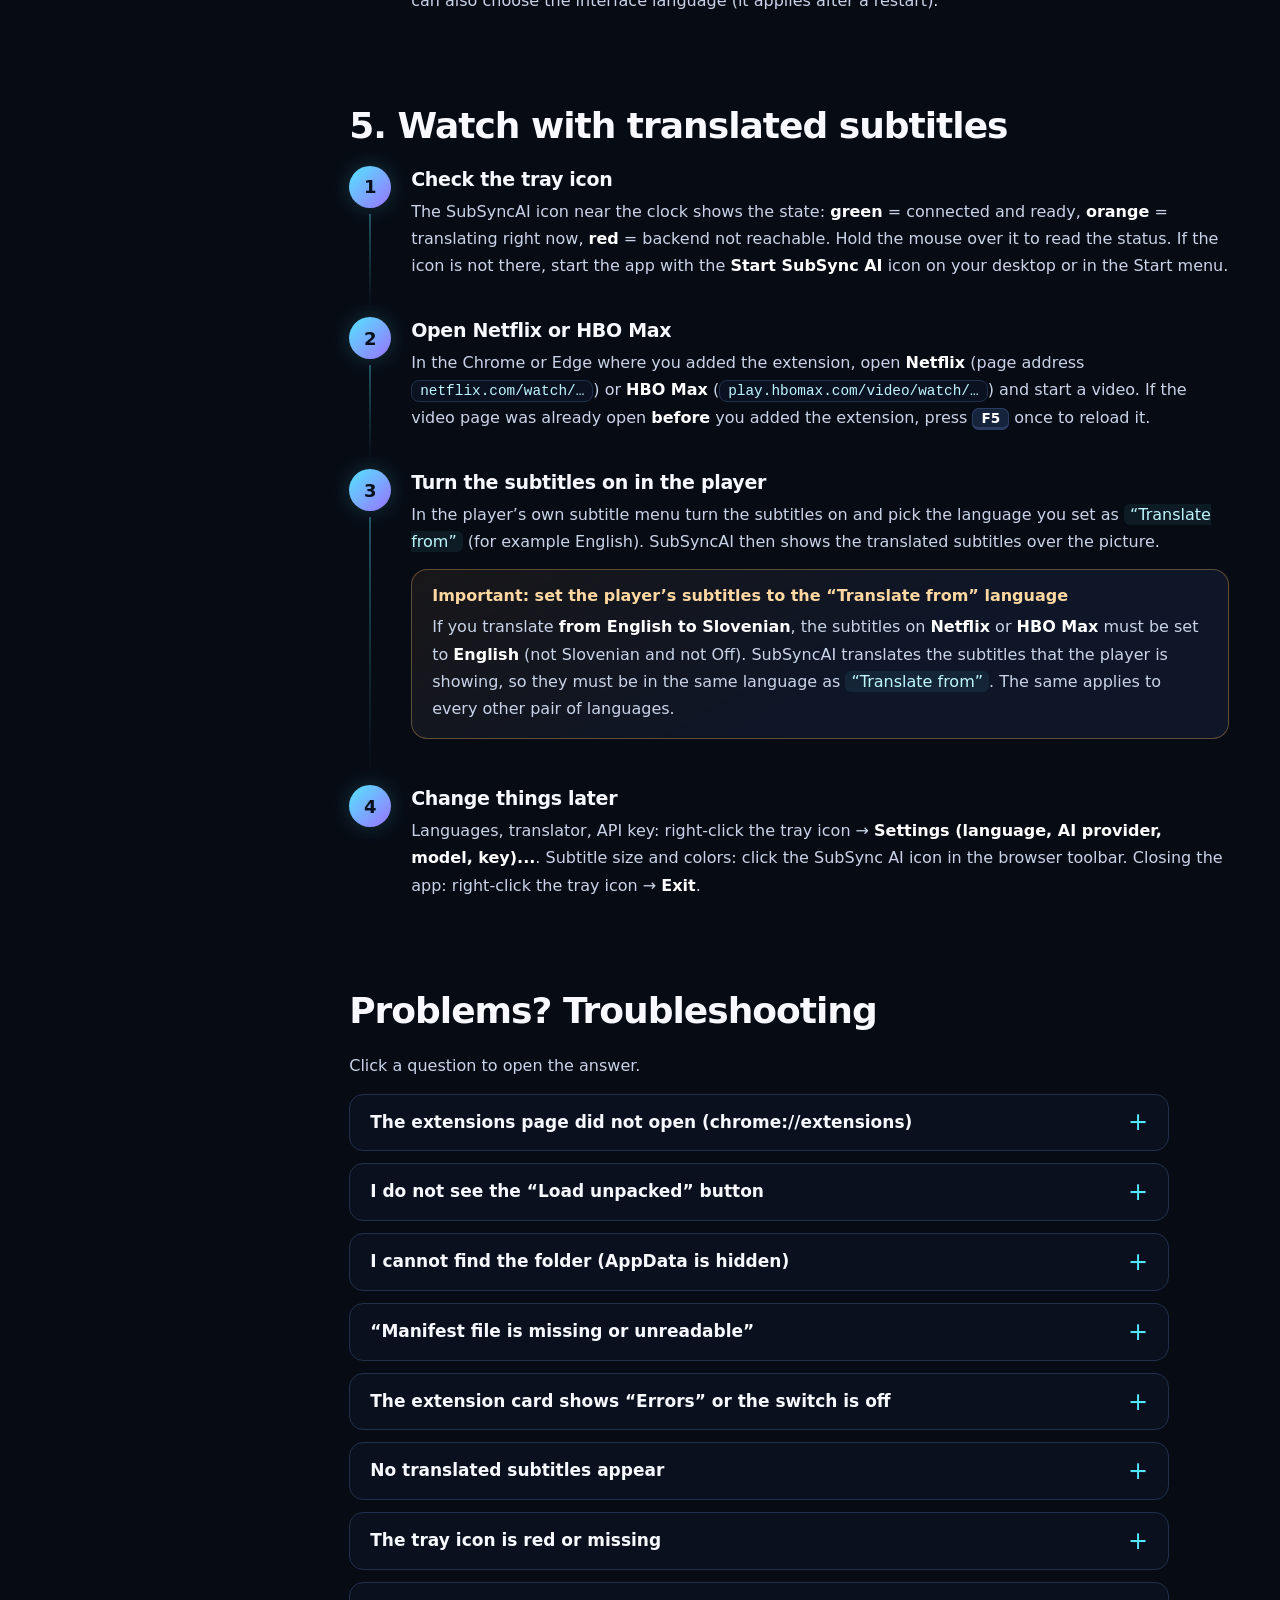
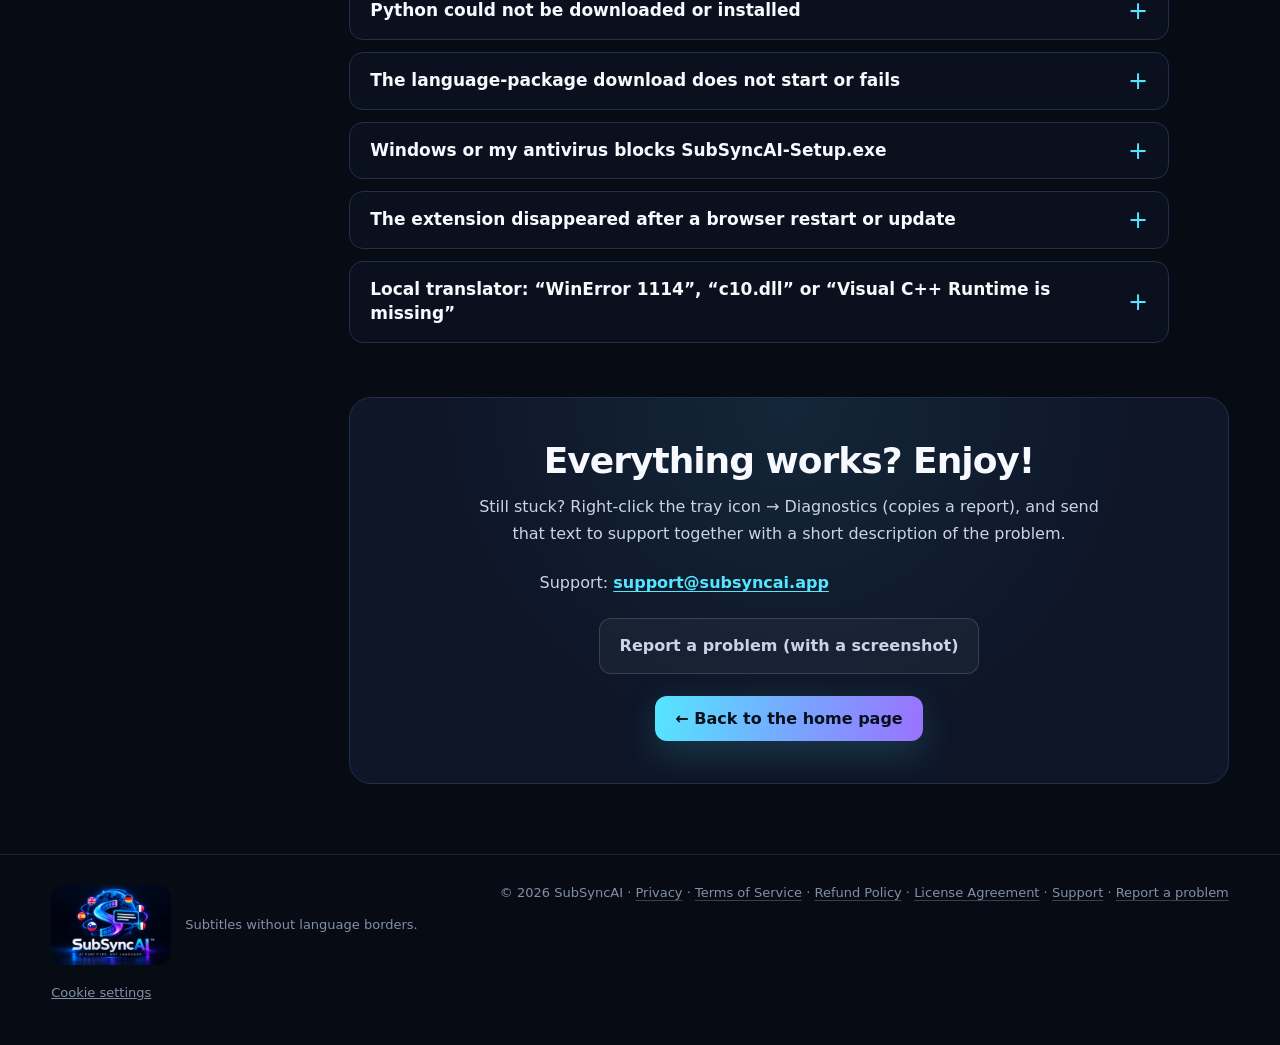
<file: install.html>
<!doctype html>
<html lang="en">
<head>
<meta charset="utf-8"><meta name="viewport" content="width=device-width,initial-scale=1"><link rel="canonical" href="https://subsyncai.app/install.html">
<title>How to install SubSyncAI — step-by-step guide</title>
<meta name="description" content="Detailed, illustrated guide: install the SubSyncAI app, add the Chrome or Edge extension, set up languages and fix the most common problems.">
<link rel="icon" type="image/png" sizes="48x48" href="images/favicon.png"><link rel="apple-touch-icon" href="images/apple-touch-icon.png">
<meta property="og:type" content="website"><meta property="og:title" content="How to install SubSyncAI — step-by-step guide"><meta property="og:image" content="https://subsyncai.app/images/og-image.png"><meta name="twitter:card" content="summary_large_image">
<link rel="stylesheet" href="assets/site.css"><link rel="stylesheet" href="assets/guide.css">
</head>
<body class="guide">
<div class="wrap"><nav class="nav"><a class="brand" href="index.html"><img class="mark logo-full" src="images/logo-nav.png" width="225" height="150" alt="SubSyncAI – AI subtitles. Any language."></a><div class="links"><a href="index.html" data-i18n="nav_home">Home</a><select id="lang" class="langsel" aria-label="Language"><option value="en">English</option></select><a class="btn" href="index.html#download" data-i18n="nav_download">Download</a></div></nav></div>
<main>
<header class="wrap g-hero"><div class="eyebrow" data-i18n="g_eyebrow">Step-by-step guide</div><h1 data-i18n="g_h1">How to install SubSyncAI</h1><p class="lead" data-i18n="g_lead">From the download to your first translated subtitle. Every step is explained, including what to do if your screen looks different from the pictures.</p><div class="g-search" role="search"><div class="gs-field"><input id="gs-q" type="search" autocomplete="off" spellcheck="false" role="combobox" aria-expanded="false" aria-controls="gs-res" aria-autocomplete="list" placeholder="Search the guide (e.g. license, Edge, antivirus) ..." aria-label="Search the guide"><button type="button" id="gs-clear" class="gs-clear" hidden aria-label="Clear">&times;</button></div><div id="gs-info" class="gs-info" aria-live="polite"></div><div id="gs-res" class="gs-res" role="listbox" hidden></div></div></header>
<section class="wrap g-video"><video controls preload="metadata" playsinline poster="images/tutorial_poster.jpg" aria-label="Video tutorial: SubSyncAI installation"><source src="images/SubSyncAI_tutorial_web.mp4" type="video/mp4"></video></section>
<div class="wrap g-layout"><aside class="toc"><div class="toc-h" data-i18n="g_toc">On this page</div><ol><li><a href="#need" data-i18n="toc0">What you need</a></li><li><a href="#s1" data-i18n="toc1">1. Install the app</a></li><li><a href="#s2" data-i18n="toc2">2. First-time setup (Python)</a></li><li><a href="#s3" data-i18n="toc3">3. Add the browser extension</a></li><li><a href="#s4" data-i18n="toc4">4. License and language settings</a></li><li><a href="#s5" data-i18n="toc5">5. Watch with translated subtitles</a></li><li><a href="#tr" data-i18n="toc6">Problems? Troubleshooting</a></li></ol></aside>
<div class="g-body">
<section class="g-sec" id="need"><h2 data-i18n="need_h">What you need</h2><ul class="checks"><li data-i18n="need_1">A computer with <b>Windows 10 or Windows 11</b>.</li><li data-i18n="need_2"><b>Google Chrome</b> or <b>Microsoft Edge</b> (the desktop versions). Other browsers are not supported.</li><li data-i18n="need_3">An <b>internet connection</b> during installation (Python, if it is missing, and the language packages are downloaded from the internet).</li><li data-i18n="need_4">About <b>10 minutes</b>. You do <b>not</b> need administrator rights.</li><li data-i18n="need_5">Your <b>license key</b> from the email you received after purchase (you enter it in step 4).</li></ul><div class="callout info"><p data-i18n="need_note">The windows of the SubSyncAI app are shown in <b>English or Slovenian</b> (it follows the language of your Windows). The pictures in this guide show the Chrome browser; Edge looks almost the same. Your browser may show the button names in your own language — the buttons are in the same places.</p></div></section>
<section class="g-sec" id="s1"><h2 data-i18n="s1_h">1. Install the app</h2><ol class="gsteps"><li><h3 data-i18n="s1_1t">Download the installer</h3><p data-i18n="s1_1b">Download <a href='https://download.subsyncai.app/SubSyncAI-Setup.exe'><code>SubSyncAI-Setup.exe</code></a> from this website and save it, for example, in your <b>Downloads</b> folder.</p></li><li><h3 data-i18n="s1_2t">Start the installer</h3><p data-i18n="s1_2b">Double-click <code>SubSyncAI-Setup.exe</code>. If Windows shows a blue window <b>“Windows protected your PC”</b> (SmartScreen), click <b>More info</b> and then <b>Run anyway</b>. If your antivirus program asks, allow the file to run.</p></li><li><h3 data-i18n="s1_3t">Follow the installation wizard</h3><p data-i18n="s1_3b">The wizard speaks English or Slovenian (it follows your Windows language). Click <b>Next</b>. Leave the installation folder as it is: <code>%LOCALAPPDATA%\Programs\SubSync AI</code>. This is a folder of your own user account, which is why no administrator rights are needed.</p></li><li><h3 data-i18n="s1_4t">Finish and start the first-time setup</h3><p data-i18n="s1_4b">Click <b>Install</b> and wait. On the last page keep the box <b>“Run the first-time setup now”</b> ticked and click <b>Finish</b>. (If you unticked it by mistake: Start menu → <b>SubSync AI</b> → <b>Repeat setup (Python environment)</b>.)</p></li></ol></section>
<section class="g-sec" id="s2"><h2 data-i18n="s2_h">2. First-time setup (Python)</h2><p class="g-intro" data-i18n="s2_intro">A small window appears with the text <i>“Installing components (Python environment and packages)”</i>. This takes one to two minutes. Please wait and do not close it.</p><ol class="gsteps"><li><h3 data-i18n="s2_1t">If Python is missing: click “Yes”</h3><p data-i18n="s2_1b">SubSyncAI needs the <b>Python</b> software package (version 3.9 or newer) in order to run. If Python is not on your computer, a question appears: <i>“Do you want to download and install Python now?”</i> Click <b>Yes</b>. The setup downloads the official installer from <code>python.org</code> (about 25 MB), checks its digital signature and installs Python only for your user account. “Add to PATH” is switched on automatically. Everything runs by itself — you do not need to click anything in the Python installer.</p></li><li><h3 data-i18n="s2_2t">If you click “No”: install Python by hand</h3><p data-i18n="s2_2b">Open <code>https://www.python.org/downloads/</code>, download Python and start its installer. In the <b>first</b> installer window tick <b>“Add python.exe to PATH”</b> at the bottom, and only then click <b>Install Now</b>. When it finishes, open the Start menu → <b>SubSync AI</b> → <b>Repeat setup (Python environment)</b>.</p></li><li><h3 data-i18n="s2_3t">Follow the setup wizard</h3><p data-i18n="s2_3b">When the installation is done, the <b>setup wizard</b> opens: six short windows with <b>Back</b> and <b>Next</b> buttons that lead you through steps 3, 4 and 5 of this guide (pictures below). At that moment <b>the browser</b> (on its extensions page) and <b>a Windows Explorer window</b> (with the extension folder) have already opened by themselves — they are meant for the wizard’s windows 2 and 3. Simply follow the wizard; this page shows the same steps in more detail.</p></li></ol><div class="g-sub" id="wizard"><h3 class="g-h3" data-i18n="wz_h">The setup wizard, window by window</h3><p data-i18n="wz_intro">This is what the six windows look like. The text in the windows is in English (in Slovenian if your Windows is Slovenian).</p><div class="wizgrid"><figure class="shot wz"><img src="images/guide/wizard-en-1.png" data-src-en="images/guide/wizard-en-1.png" data-src-sl="images/guide/wizard-sl-1.png" width="662" height="592" alt="Window 1 of 6 — what is left to do" data-i18n-alt="wz_cap1" loading="lazy"><figcaption data-i18n="wz_cap1">Window 1 of 6 — what is left to do</figcaption></figure><figure class="shot wz"><img src="images/guide/wizard-en-2.png" data-src-en="images/guide/wizard-en-2.png" data-src-sl="images/guide/wizard-sl-2.png" width="662" height="592" alt="Window 2 of 6 — open the browser extensions page" data-i18n-alt="wz_cap2" loading="lazy"><figcaption data-i18n="wz_cap2">Window 2 of 6 — open the browser extensions page</figcaption></figure><figure class="shot wz"><img src="images/guide/wizard-en-3.png" data-src-en="images/guide/wizard-en-3.png" data-src-sl="images/guide/wizard-sl-3.png" width="662" height="592" alt="Window 3 of 6 — load the extension folder" data-i18n-alt="wz_cap3" loading="lazy"><figcaption data-i18n="wz_cap3">Window 3 of 6 — load the extension folder</figcaption></figure><figure class="shot wz"><img src="images/guide/wizard-en-4.png" data-src-en="images/guide/wizard-en-4.png" data-src-sl="images/guide/wizard-sl-4.png" width="662" height="592" alt="Window 4 of 6 — confirm that the extension was added" data-i18n-alt="wz_cap4" loading="lazy"><figcaption data-i18n="wz_cap4">Window 4 of 6 — confirm that the extension was added</figcaption></figure><figure class="shot wz"><img src="images/guide/wizard-en-5.png" data-src-en="images/guide/wizard-en-5.png" data-src-sl="images/guide/wizard-sl-5.png" width="662" height="592" alt="Window 5 of 6 — license and languages" data-i18n-alt="wz_cap5" loading="lazy"><figcaption data-i18n="wz_cap5">Window 5 of 6 — license and languages</figcaption></figure><figure class="shot wz"><img src="images/guide/wizard-en-6.png" data-src-en="images/guide/wizard-en-6.png" data-src-sl="images/guide/wizard-sl-6.png" width="662" height="592" alt="Window 6 of 6 — turn on translation" data-i18n-alt="wz_cap6" loading="lazy"><figcaption data-i18n="wz_cap6">Window 6 of 6 — turn on translation</figcaption></figure></div></div></section>
<section class="g-sec" id="s3"><h2 data-i18n="s3_h">3. Add the browser extension (Chrome or Edge)</h2><div class="callout info"><h4 data-i18n="s3_why_t">Why isn’t the extension installed automatically?</h4><p data-i18n="s3_why_b">Chrome and Edge install extensions on their own only when they come from their official stores. The SubSyncAI Extension is added by hand with the built-in <b>Developer mode</b> and <b>Load unpacked</b> feature. It is a one-time job of about two minutes. The extension files are already on your computer — you only point the browser at the folder.</p></div><div class="g-sub"><h3 class="g-h3" data-i18n="s3_folder_h">Where is the extension folder?</h3><p data-i18n="s3_folder_b1">The folder is called <code>extension</code> and lies inside the SubSyncAI program folder. Its full path is:</p><div class="copyrow"><code>%LOCALAPPDATA%\Programs\SubSync AI\extension</code><button type="button" class="copybtn" data-copy="%LOCALAPPDATA%\Programs\SubSync AI\extension" data-i18n="copy">Copy</button></div><p data-i18n="s3_folder_b2"><b>Easiest way to open it:</b> press the <kbd>Windows</kbd> + <kbd>R</kbd> keys together, paste the path above into the small window and press <kbd>Enter</kbd>. The folder opens. It must contain <code>manifest.json</code>, <code>background.js</code>, <code>content.js</code> and a folder named <code>adapters</code> (see the picture). In the full form the path reads <code>C:\Users\YOUR-USER-NAME\AppData\Local\Programs\SubSync AI\extension</code>. <b>AppData</b> is a hidden folder — that is normal.</p><p data-i18n="s3_folder_b3"><b>Folder not found?</b> Right-click the <b>Start SubSync AI</b> icon on your desktop → <b>Properties</b> → <b>Open File Location</b>. A folder opens — the SubSyncAI program folder — and the <code>extension</code> folder is inside it. (An older installation may use a different program-folder name; the shortcut always leads to the right one.) At the end of the first-time setup, Windows Explorer also opens this folder by itself.</p><figure class="shot"><img src="images/guide/extension-folder.png" width="704" height="415" alt="Windows Explorer showing the extension folder with manifest.json, background.js, content.js and the adapters folder." data-i18n-alt="fig2" loading="lazy"><figcaption data-i18n="fig2">Windows Explorer showing the extension folder with manifest.json, background.js, content.js and the adapters folder.</figcaption></figure><p class="fig-note" data-i18n="fig2n">Note: in this picture the program folder still has an older name. Yours is called “SubSync AI”. What matters is the end of the path: …\extension.</p></div><div class="g-sub" id="chrome"><h3 class="g-h3 browser"><span class="bdot chrome"></span><span data-i18n="ch_h">Google Chrome</span></h3><figure class="shot"><img src="images/guide/chrome-extensions-page.png" width="1031" height="788" alt="Chrome extensions page: address bar with chrome://extensions, the Developer mode switch (top right), the Load unpacked button (top left) and the SubSync AI card." data-i18n-alt="fig1" loading="lazy"><figcaption data-i18n="fig1">Chrome extensions page: address bar with chrome://extensions, the Developer mode switch (top right), the Load unpacked button (top left) and the SubSync AI card.</figcaption></figure><ol class="gsteps"><li><h3 data-i18n="ch1t">Open the extensions page</h3><p data-i18n="ch1b">Open Chrome. Click into the <b>address bar</b> at the very top of the window (where web addresses go), type the address below and press <kbd>Enter</kbd>. In the picture the address bar is framed in green.</p><div class="copyrow"><code>chrome://extensions</code><button type="button" class="copybtn" data-copy="chrome://extensions" data-i18n="copy">Copy</button></div><div class="callout warn"><h4 data-i18n="ch_note_t">Chrome did not open the extensions page?</h4><p data-i18n="ch_note_b">This happens often, and it is not your fault: websites are not allowed to open <code>chrome://</code> pages with a link (Chrome blocks this for safety), so this guide cannot offer a clickable link — and the setup’s own attempt to open the page can fail, for example when another browser is your default or Chrome runs with a different profile. Do it by hand with one of these ways:</p><ul><li data-i18n="ch_note_1"><b>Type it yourself:</b> click the address bar at the top of Chrome and type <code>chrome://extensions</code> (two slashes!), then <kbd>Enter</kbd>. Or use the <b>Copy</b> button above and paste with <kbd>Ctrl</kbd> + <kbd>V</kbd>.</li><li data-i18n="ch_note_2"><b>Through the menu:</b> click the three dots <b>⋮</b> at the top right of Chrome → <b>Extensions</b> → <b>Manage extensions</b>.</li><li data-i18n="ch_note_3"><b>Through the puzzle icon:</b> click the puzzle-piece icon next to the address bar → <b>Manage extensions</b> (at the bottom of the list).</li><li data-i18n="ch_note_4"><b>It searched Google instead?</b> Then you typed it into the page’s search box and not into the address bar. Click the very top bar of the window and try again.</li></ul></div></li><li><h3 data-i18n="ch2t">Turn on “Developer mode”</h3><p data-i18n="ch2b">At the <b>top right</b> of the extensions page switch <b>Developer mode</b> on, so that the switch turns <b>blue</b> (right arrow in the picture). Three buttons then appear at the top left: <b>Load unpacked</b>, <b>Pack extension</b> and <b>Update</b>. If you do not see them, Developer mode is still off.</p></li><li><h3 data-i18n="ch3t">Click “Load unpacked”</h3><p data-i18n="ch3b">Click the button <b>Load unpacked</b> at the top left (left arrow in the picture). It loads an extension straight from a folder. A Windows window for selecting a folder opens.</p></li><li><h3 data-i18n="ch4t">Select the “extension” folder</h3><p data-i18n="ch4b">In that window click into the <b>address bar</b> at the top, paste the folder path (use the <b>Copy</b> button in “Where is the extension folder?” above) and press <kbd>Enter</kbd>. You are now inside the folder. Click <b>Select Folder</b> at the bottom right. <b>Important:</b> select the folder <code>extension</code> itself — the one that contains <code>manifest.json</code> — not the folder above it and not the <code>adapters</code> folder.</p></li><li><h3 data-i18n="ch5t">Check that it worked</h3><p data-i18n="ch5b">A card named <b>SubSync AI</b> (with a version number such as 0.3.2) appears in the list and its switch on the right is <b>blue</b> (turned on) — as in the picture. That is all: the extension is installed.</p></li><li><h3 data-i18n="ch6t">Pin the icon (recommended)</h3><p data-i18n="ch6b">Click the puzzle-piece icon next to the address bar and then the <b>pin</b> icon next to <b>SubSync AI</b>. The icon then always stays visible in the toolbar. Clicking it opens the subtitle appearance settings (font size and colors).</p></li></ol></div><div class="g-sub" id="edge"><h3 class="g-h3 browser"><span class="bdot edge"></span><span data-i18n="ed_h">Microsoft Edge</span></h3><p data-i18n="ed_intro">Edge works the same way as Chrome — only the address and the place of one switch differ.</p><ol class="gsteps"><li><h3 data-i18n="ed1t">Open the extensions page</h3><p data-i18n="ed1b">In the Edge address bar type the address below and press <kbd>Enter</kbd>. If that does not work: click the three dots <b>…</b> at the top right → <b>Extensions</b> → <b>Manage extensions</b>.</p><div class="copyrow"><code>edge://extensions</code><button type="button" class="copybtn" data-copy="edge://extensions" data-i18n="copy">Copy</button></div></li><li><h3 data-i18n="ed2t">Turn on “Developer mode”</h3><p data-i18n="ed2b">In Edge the <b>Developer mode</b> switch is in the <b>left-hand menu</b> of the extensions page (at the bottom left). If you do not see a left-hand menu, the window is narrow: click the menu icon <b>☰</b> at the top left to show it. After switching it on, the buttons <b>Load unpacked</b>, <b>Pack extension</b> and <b>Update</b> appear at the top.</p></li><li><h3 data-i18n="ed3t">Load the folder</h3><p data-i18n="ed3b">Click <b>Load unpacked</b>, then do exactly what is described in Chrome steps 4 and 5: paste the folder path into the address bar of the window, press <kbd>Enter</kbd>, click <b>Select Folder</b> and check that the card <b>SubSync AI</b> appears with a switched-on switch.</p></li><li><h3 data-i18n="ed4t">Show the icon in the toolbar (recommended)</h3><p data-i18n="ed4b">Click the puzzle-piece icon in the toolbar and the <b>eye</b> icon next to <b>SubSync AI</b> (“Show in toolbar”).</p></li></ol></div><div class="g-sub"><h3 class="g-h3" data-i18n="keep_h">Good to know</h3><ul class="keep"><li data-i18n="keep1"><b>Do not move, rename or delete the folder.</b> The browser reads the extension straight from it. If the folder is gone (for example after a reinstall into another location), the extension stops working: remove the SubSync AI card and use <b>Load unpacked</b> again.</li><li data-i18n="keep2"><b>After updating SubSyncAI:</b> open the extensions page and click the circular arrow (<b>reload</b>) on the SubSync AI card. If the browser reports an error, remove the card and use <b>Load unpacked</b> again.</li><li data-i18n="keep3"><b>Once per browser and profile.</b> If you use both Chrome and Edge, or several Chrome profiles, repeat step 3 in each one where you watch.</li><li data-i18n="keep4"><b>Warning about developer-mode extensions.</b> From time to time Chrome or Edge may show a notice that an extension runs in developer mode. That is expected for this kind of installation — keep the extension enabled and do not click “Disable”.</li></ul></div></section>
<section class="g-sec" id="s4"><h2 data-i18n="s4_h">4. License and language settings</h2><p class="g-intro" data-i18n="s4_intro">In the setup wizard, when you confirm the extension on its window 4 and click <b>Next</b>, the SubSyncAI tray app starts. Its icon appears <b>near the clock</b> at the bottom right of the screen (if you do not see it, click the small arrow <b>^</b> to show hidden icons), and the windows for the first settings open.</p><figure class="shot"><img src="images/guide/settings-window.png" width="471" height="607" alt="SubSyncAI Settings window: source and target language, AI provider set to Local translator, and the Download language packages button." data-i18n-alt="fig3" loading="lazy"><figcaption data-i18n="fig3">SubSyncAI Settings window: source and target language, AI provider set to Local translator, and the Download language packages button.</figcaption></figure><ol class="gsteps"><li><h3 data-i18n="s4_1t">Enter your license key</h3><p data-i18n="s4_1b">If no key is entered yet, the <b>License</b> window opens first. Copy the license key from the email you received after purchase, paste it into the field and click <b>Activate</b>. You should see <i>“License activated successfully.”</i>. This step needs an internet connection. Later you can reopen it: right-click the tray icon → <b>License…</b>.</p></li><li><h3 data-i18n="s4_2t">Open the Settings window</h3><p data-i18n="s4_2b">The <b>Settings</b> window opens next (if it does not: right-click the tray icon → <b>Settings (language, AI provider, model, key)...</b>). The picture shows it in Slovenian; yours uses English or Slovenian, depending on your Windows.</p></li><li><h3 data-i18n="s4_3t">Choose the two languages</h3><p data-i18n="s4_3b"><b>Translate from (source language)</b> is the language of the original subtitles (for example English). <b>Translate to (target language)</b> is the language you want to read (for example Slovenian). The two languages must be different.</p><div class="callout warn"><h4 data-i18n="src_warn_t">Important: set the player’s subtitles to the “Translate from” language</h4><p data-i18n="src_warn_b">If you translate <b>from English to Slovenian</b>, the subtitles on <b>Netflix</b> or <b>HBO Max</b> must be set to <b>English</b> (not Slovenian and not Off). SubSyncAI translates the subtitles that the player is showing, so they must be in the same language as <i>“Translate from”</i>. The same applies to every other pair of languages.</p></div></li><li><h3 data-i18n="s4_4t">Choose the translator</h3><p data-i18n="s4_4b">Under <b>AI provider</b> choose <b>Local translator (offline, free - no API key)</b> to translate on your own computer for free — no API key needed and the subtitle text is not sent anywhere. Or choose an AI provider (OpenAI, Anthropic, Google Gemini or your own endpoint) and enter its API key; the costs of AI usage are then paid to that provider.</p></li><li><h3 data-i18n="s4_5t">Download the language packages (local translator)</h3><p data-i18n="s4_5b">Under the languages you see, for example, <i>“Language packages: not downloaded yet (about 80 MB, 1 package(s))”</i>. Click <b>Download language packages</b> (arrow in the picture). A confirmation window <i>“Download language packages?”</i> appears: read it, <b>tick the check box</b> and click <b>Download</b>. If you cannot see the window, look at the taskbar for a flashing icon or press <kbd>Alt</kbd> + <kbd>Tab</kbd> — the download starts only after you confirm. Wait until <i>“Language packages downloaded.”</i> appears (about 80 MB per package, downloaded only once). Translating between two languages that are not English goes through English, so two packages are needed.</p></li><li><h3 data-i18n="s4_6t">Click “Save”</h3><p data-i18n="s4_6b">Click <b>Save</b>. You should see <i>“Settings saved.”</i>. If you have not downloaded the language packages yet, the app warns you that translation will not work until you do. At the bottom of the window you can also choose the interface language (it applies after a restart).</p></li></ol></section>
<section class="g-sec" id="s5"><h2 data-i18n="s5_h">5. Watch with translated subtitles</h2><ol class="gsteps"><li><h3 data-i18n="s5_1t">Check the tray icon</h3><p data-i18n="s5_1b">The SubSyncAI icon near the clock shows the state: <b>green</b> = connected and ready, <b>orange</b> = translating right now, <b>red</b> = backend not reachable. Hold the mouse over it to read the status. If the icon is not there, start the app with the <b>Start SubSync AI</b> icon on your desktop or in the Start menu.</p></li><li><h3 data-i18n="s5_2t">Open Netflix or HBO Max</h3><p data-i18n="s5_2b">In the Chrome or Edge where you added the extension, open <b>Netflix</b> (page address <code>netflix.com/watch/…</code>) or <b>HBO Max</b> (<code>play.hbomax.com/video/watch/…</code>) and start a video. If the video page was already open <b>before</b> you added the extension, press <kbd>F5</kbd> once to reload it.</p></li><li><h3 data-i18n="s5_3t">Turn the subtitles on in the player</h3><p data-i18n="s5_3b">In the player’s own subtitle menu turn the subtitles on and pick the language you set as <i>“Translate from”</i> (for example English). SubSyncAI then shows the translated subtitles over the picture.</p><div class="callout warn"><h4 data-i18n="src_warn_t">Important: set the player’s subtitles to the “Translate from” language</h4><p data-i18n="src_warn_b">If you translate <b>from English to Slovenian</b>, the subtitles on <b>Netflix</b> or <b>HBO Max</b> must be set to <b>English</b> (not Slovenian and not Off). SubSyncAI translates the subtitles that the player is showing, so they must be in the same language as <i>“Translate from”</i>. The same applies to every other pair of languages.</p></div></li><li><h3 data-i18n="s5_4t">Change things later</h3><p data-i18n="s5_4b">Languages, translator, API key: right-click the tray icon → <b>Settings (language, AI provider, model, key)...</b>. Subtitle size and colors: click the SubSync AI icon in the browser toolbar. Closing the app: right-click the tray icon → <b>Exit</b>.</p></li></ol></section>
<section class="g-sec" id="tr"><h2 data-i18n="tr_h">Problems? Troubleshooting</h2><p class="g-intro" data-i18n="tr_intro">Click a question to open the answer.</p><details class="faq"><summary data-i18n="tr1q">The extensions page did not open (chrome://extensions)</summary><div class="faq-a" data-i18n="tr1a">Open Chrome yourself, click the address bar at the top, type <code>chrome://extensions</code> and press <kbd>Enter</kbd>. In Edge type <code>edge://extensions</code>. Or use the menu: ⋮ (Chrome) or … (Edge) at the top right → Extensions → Manage extensions. Details are in step 3 above (“Chrome did not open the extensions page?”).</div></details><details class="faq"><summary data-i18n="tr2q">I do not see the “Load unpacked” button</summary><div class="faq-a" data-i18n="tr2a">The buttons <b>Load unpacked</b>, <b>Pack extension</b> and <b>Update</b> appear only when <b>Developer mode</b> is on. In Chrome the switch is at the top right of the extensions page, in Edge in the left-hand menu (click ☰ at the top left if the menu is hidden). The switch must be blue.</div></details><details class="faq"><summary data-i18n="tr3q">I cannot find the folder (AppData is hidden)</summary><div class="faq-a" data-i18n="tr3a">Press <kbd>Windows</kbd> + <kbd>R</kbd>, paste <code>%LOCALAPPDATA%\Programs\SubSync AI\extension</code> and press <kbd>Enter</kbd>. Or right-click the <b>Start SubSync AI</b> icon on the desktop → Properties → Open File Location → open the folder <code>extension</code>. To see hidden folders in Explorer: <b>View</b> → <b>Show</b> → <b>Hidden items</b>.</div></details><details class="faq"><summary data-i18n="tr4q">“Manifest file is missing or unreadable”</summary><div class="faq-a" data-i18n="tr4a">You selected the wrong folder. You must select the folder <code>extension</code> — the one that directly contains the file <code>manifest.json</code>. Not the folder above it (<code>SubSync AI</code>) and not <code>adapters</code>. Click <b>Load unpacked</b> again and select the right folder.</div></details><details class="faq"><summary data-i18n="tr5q">The extension card shows “Errors” or the switch is off</summary><div class="faq-a" data-i18n="tr5a">Turn the switch on (blue). Click the circular arrow (<b>reload</b>) on the SubSync AI card. If the error stays, click <b>Remove</b> and add the extension again with <b>Load unpacked</b>. Make sure the folder was not moved or deleted.</div></details><details class="faq"><summary data-i18n="tr6q">No translated subtitles appear</summary><div class="faq-a" data-i18n="tr6a">Go through this list: (1) the tray icon is <b>green</b>; (2) the license is activated (tray icon → License…); (3) the language packages are downloaded (Settings shows <i>“Language packages: ready to use”</i>); (4) subtitles are turned on in the Netflix / HBO Max player in the source language; (5) you reloaded the video page with <kbd>F5</kbd> after adding the extension; (6) the SubSync AI extension is switched on in <b>this</b> browser and profile; (7) the page is Netflix or HBO Max — other sites are not supported.</div></details><details class="faq"><summary data-i18n="tr7q">The tray icon is red or missing</summary><div class="faq-a" data-i18n="tr7a">Wait a few seconds after starting — the backend needs a moment. If it stays red or missing: start the app with the <b>Start SubSync AI</b> icon; if Python was missing, run <b>Repeat setup (Python environment)</b> from the Start menu → SubSync AI. Right-click the tray icon → <b>Open log</b> shows the log file. <b>Diagnostics (copies a report)</b> copies a short report that you can send to support.</div></details><details class="faq"><summary data-i18n="tr8q">Python could not be downloaded or installed</summary><div class="faq-a" data-i18n="tr8a">Check your internet connection, firewall or proxy and run <b>Repeat setup (Python environment)</b> again. If the setup says the downloaded installer failed the digital-signature check, or that the installation did not complete, install Python by hand from <code>https://www.python.org/downloads/</code> (tick <b>Add python.exe to PATH</b>). If it says Python was installed but could not be located, sign out of Windows and in again (or restart the computer) and then run <b>Repeat setup (Python environment)</b> from the Start menu.</div></details><details class="faq"><summary data-i18n="tr9q">The language-package download does not start or fails</summary><div class="faq-a" data-i18n="tr9a">The download starts only after you tick the check box in the confirmation window <i>“Download language packages?”</i> and click <b>Download</b>. If you do not see the window, check the taskbar or press <kbd>Alt</kbd> + <kbd>Tab</kbd>. If the download fails, check your internet connection and free disk space (about 80 MB per package) and try again; <b>Delete downloaded packages</b> removes broken downloads so you can start fresh. The packages come from third-party servers (GitHub and the Argos Translate project).</div></details><details class="faq"><summary data-i18n="tr10q">Windows or my antivirus blocks SubSyncAI-Setup.exe</summary><div class="faq-a" data-i18n="tr10a">On the blue SmartScreen window click <b>More info</b> → <b>Run anyway</b>. If your antivirus program moved the file to quarantine, restore it from there (or allow it) and start it again. If your browser says the download is “not commonly downloaded”, choose <b>Keep</b>.</div></details><details class="faq"><summary data-i18n="tr11q">The extension disappeared after a browser restart or update</summary><div class="faq-a" data-i18n="tr11a">Open the extensions page. If the SubSync AI card is there but switched off, switch it on (the browser may have disabled it). If the card is gone, add it again with <b>Load unpacked</b> (step 3) — the files are still in the folder. Also check that you are in the same browser profile as before.</div></details><details class="faq"><summary data-i18n="tr12q">Local translator: “WinError 1114”, “c10.dll” or “Visual C++ Runtime is missing”</summary><div class="faq-a" data-i18n="tr12a">This happens on a clean Windows when downloading the language packages (error <i>“[WinError 1114] A dynamic library (DLL) initialization routine failed … c10.dll”</i>) or when Settings says that the Microsoft Visual C++ Runtime is missing. Download Microsoft's free runtime: <a href="https://aka.ms/vs/17/release/vc_redist.x64.exe" target="_blank" rel="noopener">vc_redist.x64.exe</a>, run it (confirm the administrator prompt), then close SubSync AI (tray icon → Exit) and start it again; restart the computer if Windows asks. The free Local translator then works. <b>AI translation with your own API key works without it.</b></div></details></section>
<section class="g-end"><h2 data-i18n="end_h">Everything works? Enjoy!</h2><p data-i18n="end_b">Still stuck? Right-click the tray icon → Diagnostics (copies a report), and send that text to support together with a short description of the problem.</p><p class="support-line"><span data-i18n="support_label">Support:</span> <a href="mailto:support@subsyncai.app">support@subsyncai.app</a></p><p><a class="btn" href="report.html" data-i18n="rp_link">Report a problem (with a screenshot)</a></p><a class="btn primary" href="index.html" data-i18n="end_home">← Back to the home page</a></section>
</div></div>
</main>
<footer class="footer"><div class="wrap"><div><img src="images/logo-nav.png" width="120" height="80" alt="SubSyncAI" style="vertical-align:middle;border-radius:14px;margin-right:14px"><span data-i18n="foot_tag">Subtitles without language borders.</span></div><div data-i18n="foot_copy">© 2026 SubSyncAI · <a href="privacy.html">Privacy</a> · <a href="terms.html">Terms of Service</a> · <a href="refund.html">Refund Policy</a> · <a href="license.html">License Agreement</a> · <a href="mailto:support@subsyncai.app">Support</a> · <a href="report.html">Report a problem</a></div></div></footer>
<script src="assets/guide-copy.js" defer></script>
<script src="assets/i18n-install.js"></script>
<script src="assets/i18n.js"></script>
<script src="assets/guide-search.js" defer></script>
<script src="assets/analytics.js" defer></script></body></html>
</file>
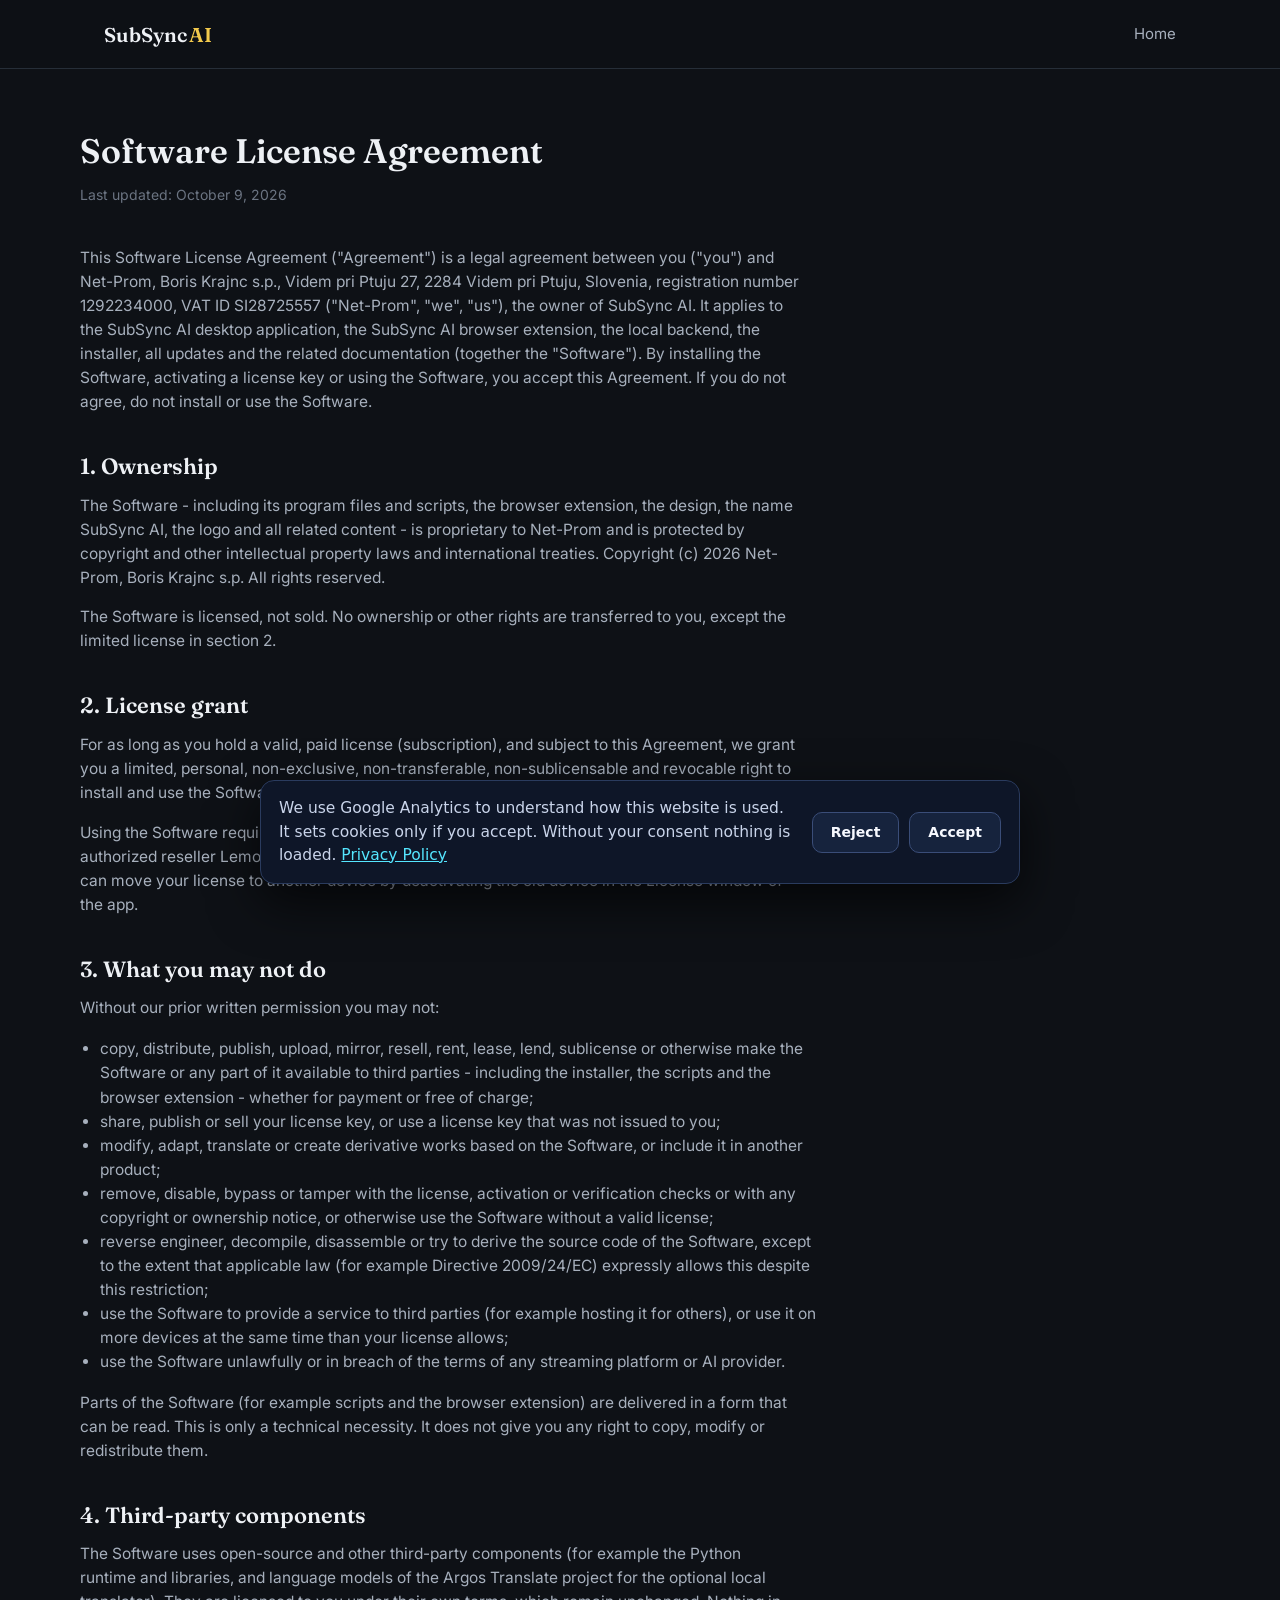
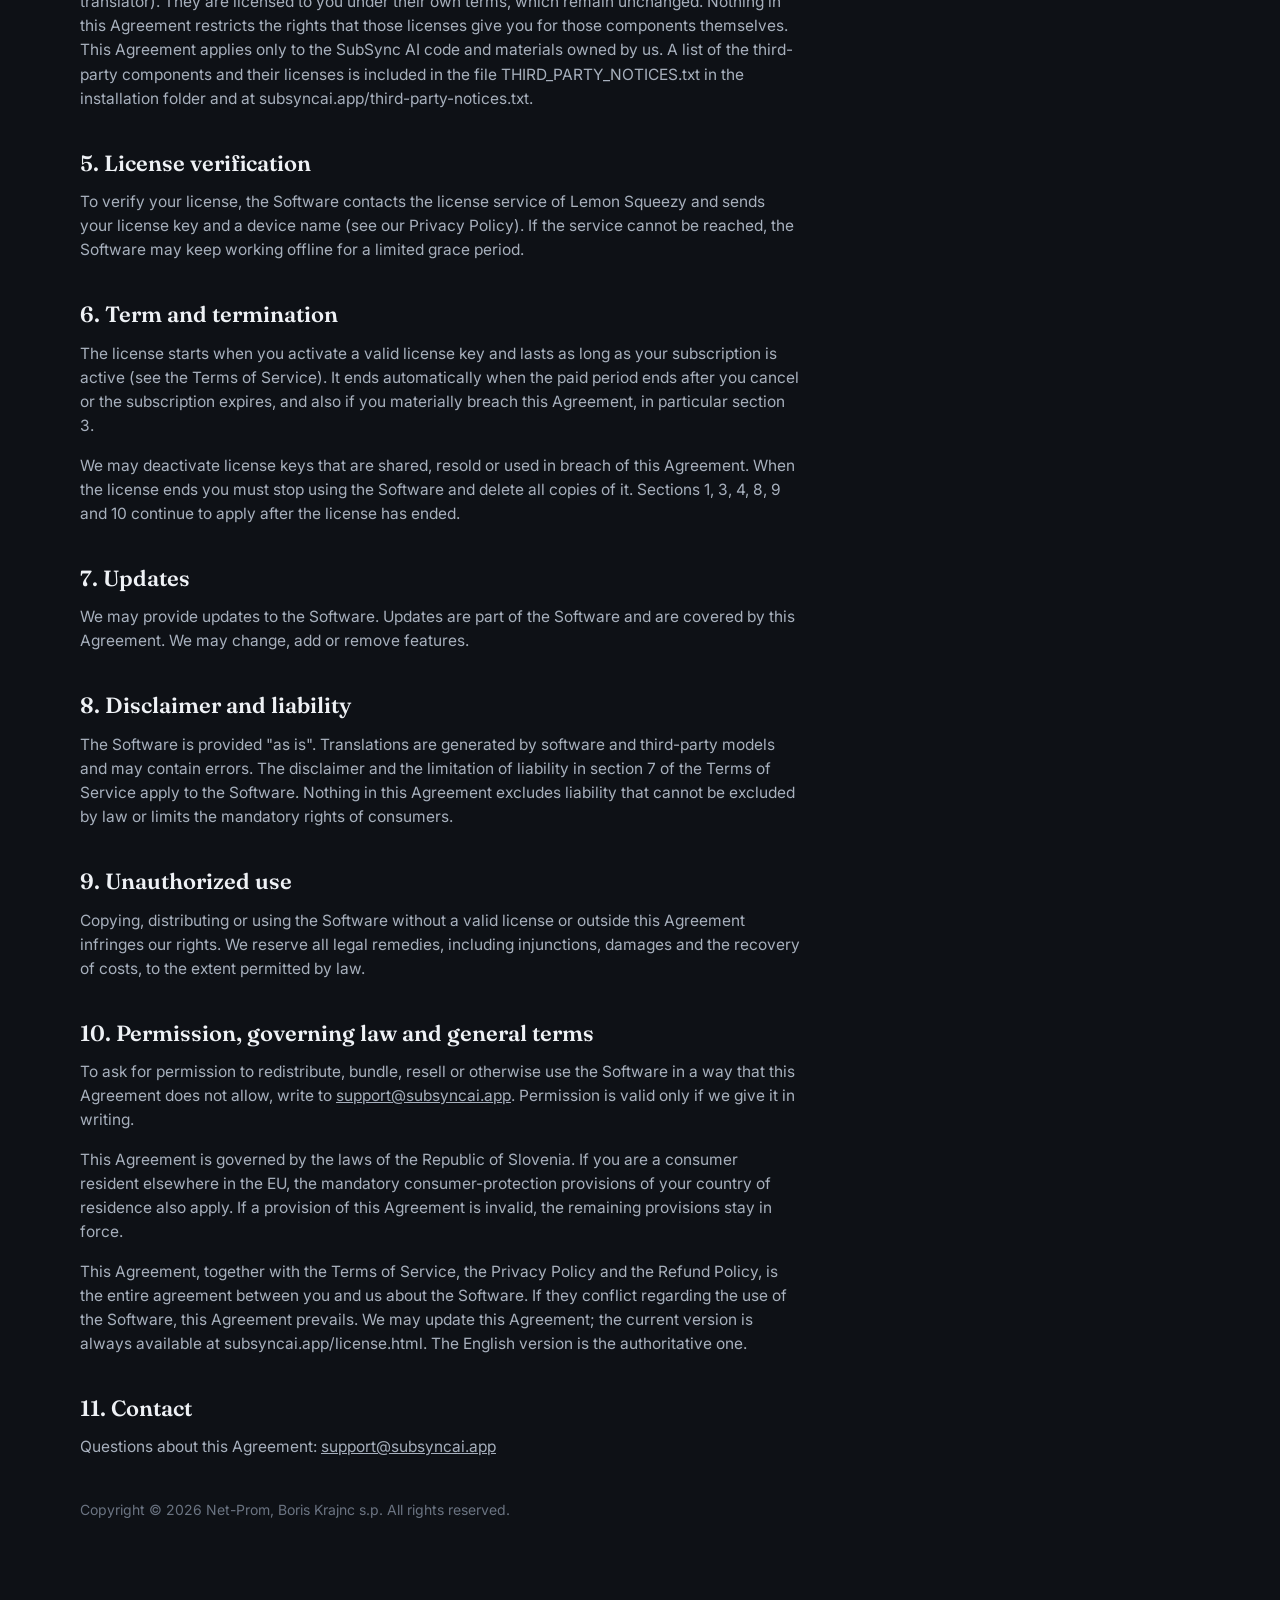
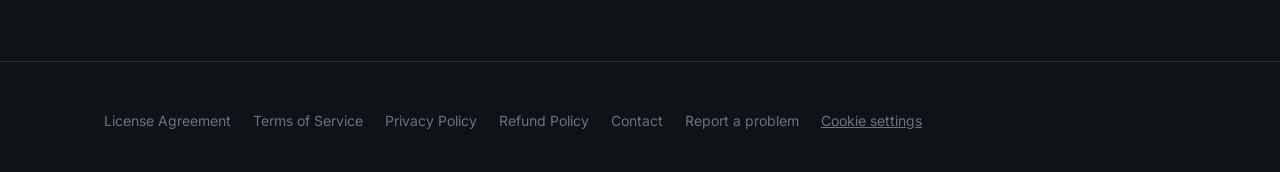
<file: license.html>
<!DOCTYPE html>
<html lang="en">
<head>
<meta charset="UTF-8" />
<meta name="viewport" content="width=device-width, initial-scale=1" /><link rel="canonical" href="https://subsyncai.app/license.html">
<title>Software License Agreement - SubSync AI</title>
<link rel="icon" type="image/png" sizes="48x48" href="images/favicon.png">
<link rel="preconnect" href="https://fonts.googleapis.com">
<link rel="preconnect" href="https://fonts.gstatic.com" crossorigin>
<link href="https://fonts.googleapis.com/css2?family=Fraunces:opsz,wght@9..144,500;9..144,600&family=Inter:wght@400;500;600&display=swap" rel="stylesheet">
<link rel="stylesheet" href="assets/style.css" />
</head>
<body class="legal">

<header class="site-header">
  <div class="wrap">
    <a href="index.html" class="brand">SubSync<span>AI</span></a>
    <nav class="nav-links"><a href="index.html">Home</a></nav>
  </div>
</header>

<main class="wrap">
  <h1>Software License Agreement</h1>
  <p class="updated">Last updated: October 9, 2026</p>
  <p>This Software License Agreement ("Agreement") is a legal agreement between you ("you") and Net-Prom, Boris Krajnc s.p., Videm pri Ptuju 27, 2284 Videm pri Ptuju, Slovenia, registration number 1292234000, VAT ID SI28725557 ("Net-Prom", "we", "us"), the owner of SubSync AI. It applies to the SubSync AI desktop application, the SubSync AI browser extension, the local backend, the installer, all updates and the related documentation (together the "Software"). By installing the Software, activating a license key or using the Software, you accept this Agreement. If you do not agree, do not install or use the Software.</p>
  <h2>1. Ownership</h2>
  <p>The Software - including its program files and scripts, the browser extension, the design, the name SubSync AI, the logo and all related content - is proprietary to Net-Prom and is protected by copyright and other intellectual property laws and international treaties. Copyright (c) 2026 Net-Prom, Boris Krajnc s.p. All rights reserved.</p>
  <p>The Software is licensed, not sold. No ownership or other rights are transferred to you, except the limited license in section 2.</p>
  <h2>2. License grant</h2>
  <p>For as long as you hold a valid, paid license (subscription), and subject to this Agreement, we grant you a limited, personal, non-exclusive, non-transferable, non-sublicensable and revocable right to install and use the Software on one device at a time, for your own use.</p>
  <p>Using the Software requires a valid license key, which you obtain by purchase through our authorized reseller Lemon Squeezy. Without a valid license key you may not use the Software. You can move your license to another device by deactivating the old device in the License window of the app.</p>
  <h2>3. What you may not do</h2>
  <p>Without our prior written permission you may not:</p>
  <ul><li>copy, distribute, publish, upload, mirror, resell, rent, lease, lend, sublicense or otherwise make the Software or any part of it available to third parties - including the installer, the scripts and the browser extension - whether for payment or free of charge;</li><li>share, publish or sell your license key, or use a license key that was not issued to you;</li><li>modify, adapt, translate or create derivative works based on the Software, or include it in another product;</li><li>remove, disable, bypass or tamper with the license, activation or verification checks or with any copyright or ownership notice, or otherwise use the Software without a valid license;</li><li>reverse engineer, decompile, disassemble or try to derive the source code of the Software, except to the extent that applicable law (for example Directive 2009/24/EC) expressly allows this despite this restriction;</li><li>use the Software to provide a service to third parties (for example hosting it for others), or use it on more devices at the same time than your license allows;</li><li>use the Software unlawfully or in breach of the terms of any streaming platform or AI provider.</li></ul>
  <p>Parts of the Software (for example scripts and the browser extension) are delivered in a form that can be read. This is only a technical necessity. It does not give you any right to copy, modify or redistribute them.</p>
  <h2>4. Third-party components</h2>
  <p>The Software uses open-source and other third-party components (for example the Python runtime and libraries, and language models of the Argos Translate project for the optional local translator). They are licensed to you under their own terms, which remain unchanged. Nothing in this Agreement restricts the rights that those licenses give you for those components themselves. This Agreement applies only to the SubSync AI code and materials owned by us. A list of the third-party components and their licenses is included in the file THIRD_PARTY_NOTICES.txt in the installation folder and at subsyncai.app/third-party-notices.txt.</p>
  <h2>5. License verification</h2>
  <p>To verify your license, the Software contacts the license service of Lemon Squeezy and sends your license key and a device name (see our Privacy Policy). If the service cannot be reached, the Software may keep working offline for a limited grace period.</p>
  <h2>6. Term and termination</h2>
  <p>The license starts when you activate a valid license key and lasts as long as your subscription is active (see the Terms of Service). It ends automatically when the paid period ends after you cancel or the subscription expires, and also if you materially breach this Agreement, in particular section 3.</p>
  <p>We may deactivate license keys that are shared, resold or used in breach of this Agreement. When the license ends you must stop using the Software and delete all copies of it. Sections 1, 3, 4, 8, 9 and 10 continue to apply after the license has ended.</p>
  <h2>7. Updates</h2>
  <p>We may provide updates to the Software. Updates are part of the Software and are covered by this Agreement. We may change, add or remove features.</p>
  <h2>8. Disclaimer and liability</h2>
  <p>The Software is provided "as is". Translations are generated by software and third-party models and may contain errors. The disclaimer and the limitation of liability in section 7 of the Terms of Service apply to the Software. Nothing in this Agreement excludes liability that cannot be excluded by law or limits the mandatory rights of consumers.</p>
  <h2>9. Unauthorized use</h2>
  <p>Copying, distributing or using the Software without a valid license or outside this Agreement infringes our rights. We reserve all legal remedies, including injunctions, damages and the recovery of costs, to the extent permitted by law.</p>
  <h2>10. Permission, governing law and general terms</h2>
  <p>To ask for permission to redistribute, bundle, resell or otherwise use the Software in a way that this Agreement does not allow, write to <a href="mailto:support@subsyncai.app">support@subsyncai.app</a>. Permission is valid only if we give it in writing.</p>
  <p>This Agreement is governed by the laws of the Republic of Slovenia. If you are a consumer resident elsewhere in the EU, the mandatory consumer-protection provisions of your country of residence also apply. If a provision of this Agreement is invalid, the remaining provisions stay in force.</p>
  <p>This Agreement, together with the Terms of Service, the Privacy Policy and the Refund Policy, is the entire agreement between you and us about the Software. If they conflict regarding the use of the Software, this Agreement prevails. We may update this Agreement; the current version is always available at subsyncai.app/license.html. The English version is the authoritative one.</p>
  <h2>11. Contact</h2>
  <p>Questions about this Agreement: <a href="mailto:support@subsyncai.app">support@subsyncai.app</a></p>
  <p class="updated" style="margin-top:40px">Copyright &copy; 2026 Net-Prom, Boris Krajnc s.p. All rights reserved.</p>
</main>

<footer>
  <div class="wrap footer-grid">
    <nav class="footer-links">
      <a href="license.html">License Agreement</a>
      <a href="terms.html">Terms of Service</a>
      <a href="privacy.html">Privacy Policy</a>
      <a href="refund.html">Refund Policy</a>
      <a href="mailto:support@subsyncai.app">Contact</a>
      <a href="report.html">Report a problem</a>
    </nav>
  </div>
</footer>

<script src="assets/analytics.js" defer></script></body>
</html>
</file>
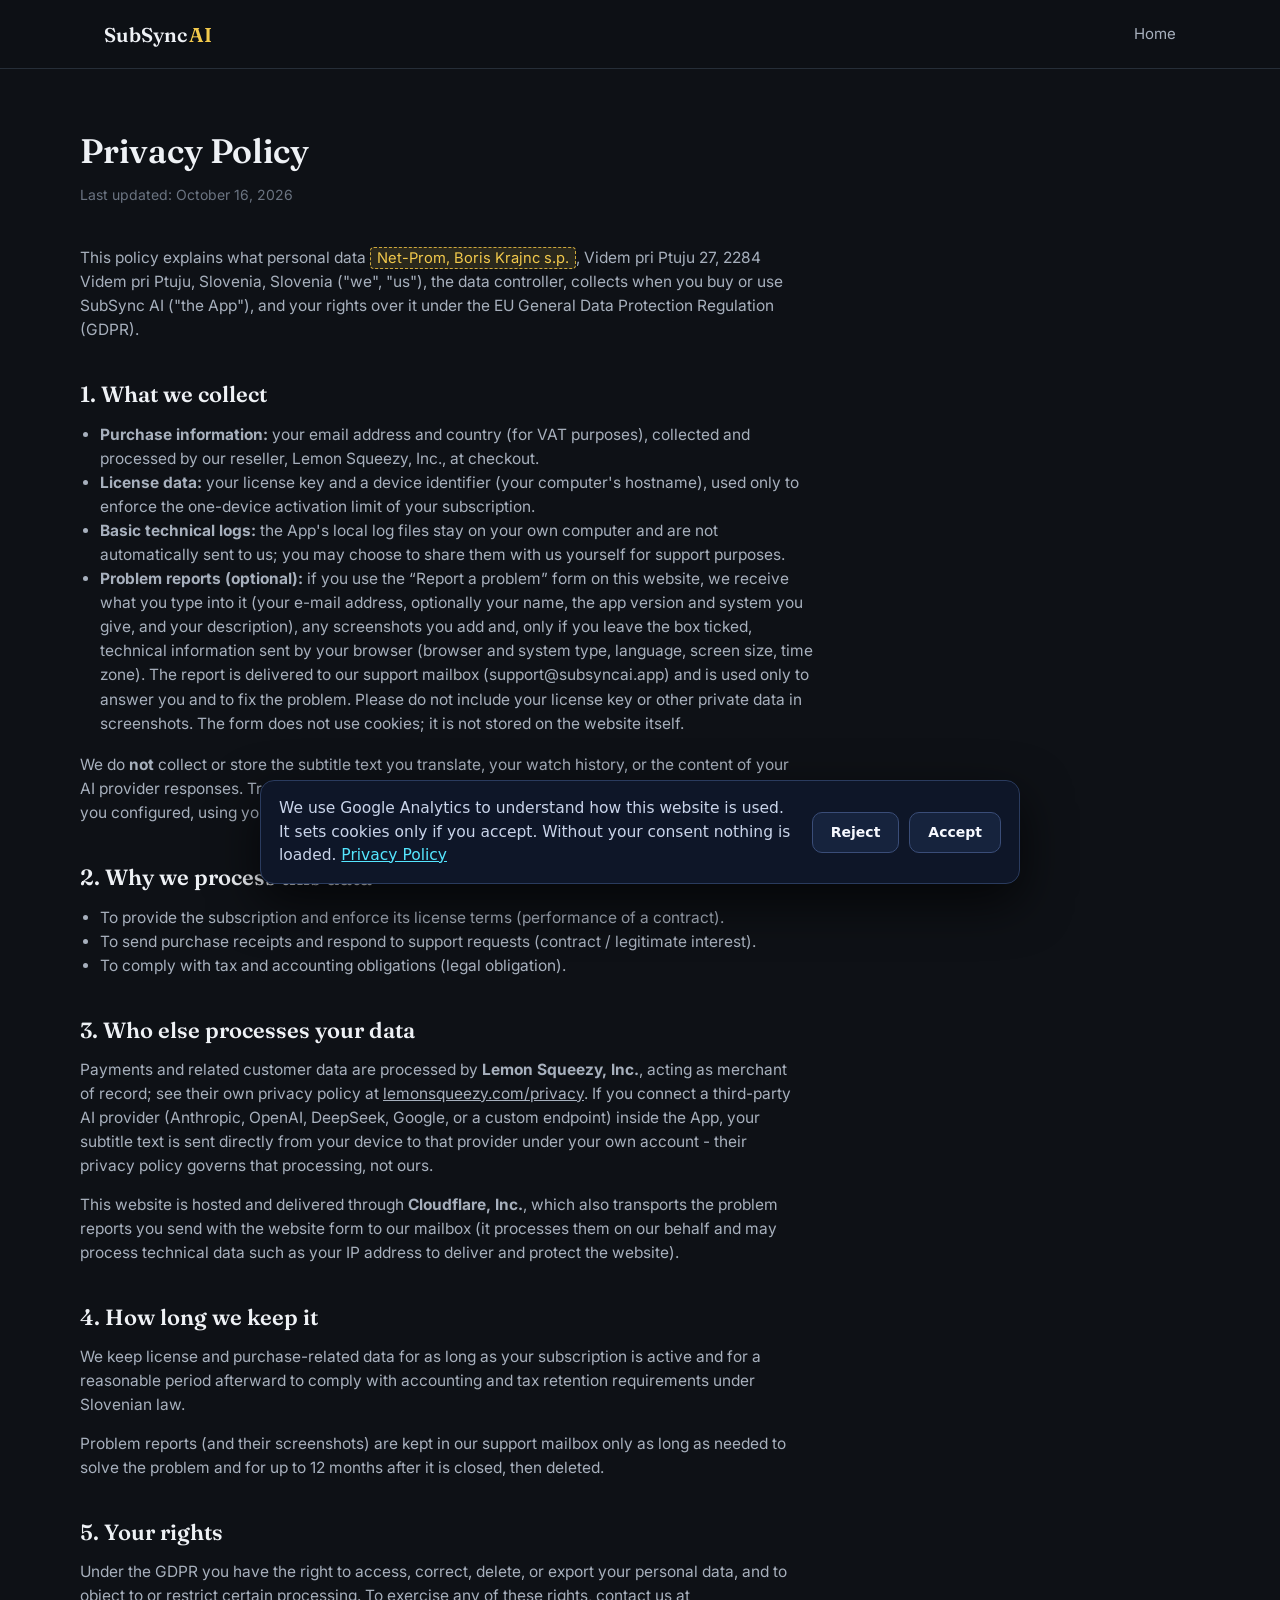
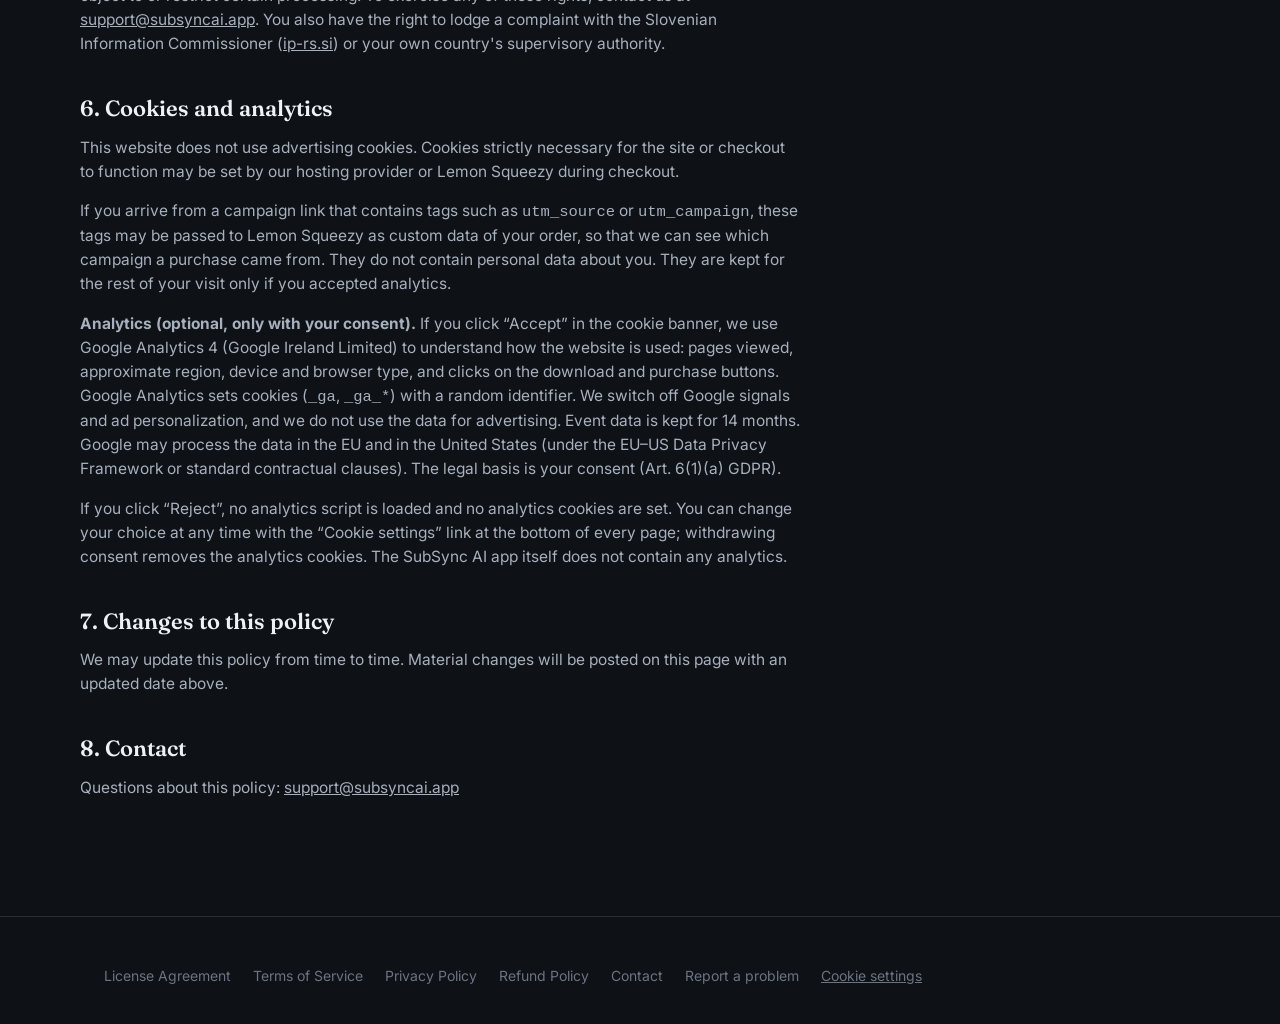
<file: privacy.html>
<!DOCTYPE html>
<html lang="en">
<head>
<meta charset="UTF-8" />
<meta name="viewport" content="width=device-width, initial-scale=1" /><link rel="canonical" href="https://subsyncai.app/privacy.html">
<title>Privacy Policy - SubSync AI</title>
<link rel="preconnect" href="https://fonts.googleapis.com">
<link rel="preconnect" href="https://fonts.gstatic.com" crossorigin>
<link href="https://fonts.googleapis.com/css2?family=Fraunces:opsz,wght@9..144,500;9..144,600&family=Inter:wght@400;500;600&display=swap" rel="stylesheet">
<link rel="stylesheet" href="assets/style.css" />
</head>
<body class="legal">

<header class="site-header">
  <div class="wrap">
    <a href="index.html" class="brand">SubSync<span>AI</span></a>
    <nav class="nav-links"><a href="index.html">Home</a></nav>
  </div>
</header>

<main class="wrap">
  <h1>Privacy Policy</h1>
  <p class="updated">Last updated: October 16, 2026</p>

  <p>This policy explains what personal data <span class="fill">Net-Prom,
  Boris Krajnc s.p.</span>, Videm pri Ptuju 27, 2284 Videm pri Ptuju, Slovenia,
  Slovenia ("we", "us"), the data controller, collects when you buy or use
  SubSync AI ("the App"), and your rights over it under the EU General Data
  Protection Regulation (GDPR).</p>

  <h2>1. What we collect</h2>
  <ul>
    <li><strong>Purchase information:</strong> your email address and country
    (for VAT purposes), collected and processed by our reseller, Lemon
    Squeezy, Inc., at checkout.</li>
    <li><strong>License data:</strong> your license key and a device
    identifier (your computer's hostname), used only to enforce the
    one-device activation limit of your subscription.</li>
    <li><strong>Basic technical logs:</strong> the App's local log files stay
    on your own computer and are not automatically sent to us; you may
    choose to share them with us yourself for support purposes.</li>
    <li><strong>Problem reports (optional):</strong> if you use the
    &ldquo;Report a problem&rdquo; form on this website, we receive what you
    type into it (your e-mail address, optionally your name, the app version
    and system you give, and your description), any screenshots you add and,
    only if you leave the box ticked, technical information sent by your
    browser (browser and system type, language, screen size, time zone). The
    report is delivered to our support mailbox (support@subsyncai.app) and is
    used only to answer you and to fix the problem. Please do not include your
    license key or other private data in screenshots. The form does not use
    cookies; it is not stored on the website itself.</li>
  </ul>
  <p>We do <strong>not</strong> collect or store the subtitle text you
  translate, your watch history, or the content of your AI provider
  responses. Translation requests go from your own computer directly to the
  AI provider you configured, using your own API key - we never see that
  traffic.</p>

  <h2>2. Why we process this data</h2>
  <ul>
    <li>To provide the subscription and enforce its license terms (performance of a contract).</li>
    <li>To send purchase receipts and respond to support requests (contract / legitimate interest).</li>
    <li>To comply with tax and accounting obligations (legal obligation).</li>
  </ul>

  <h2>3. Who else processes your data</h2>
  <p>Payments and related customer data are processed by
  <strong>Lemon Squeezy, Inc.</strong>, acting as merchant of record; see
  their own privacy policy at
  <a href="https://www.lemonsqueezy.com/privacy" target="_blank" rel="noopener">lemonsqueezy.com/privacy</a>.
  If you connect a third-party AI provider (Anthropic, OpenAI, DeepSeek,
  Google, or a custom endpoint) inside the App, your subtitle text is sent
  directly from your device to that provider under your own account - their
  privacy policy governs that processing, not ours.</p>
  <p>This website is hosted and delivered through <strong>Cloudflare, Inc.</strong>,
  which also transports the problem reports you send with the website form to
  our mailbox (it processes them on our behalf and may process technical data
  such as your IP address to deliver and protect the website).</p>

  <h2>4. How long we keep it</h2>
  <p>We keep license and purchase-related data for as long as your
  subscription is active and for a reasonable period afterward to comply with
  accounting and tax retention requirements under Slovenian law.</p>
  <p>Problem reports (and their screenshots) are kept in our support mailbox
  only as long as needed to solve the problem and for up to 12 months after it
  is closed, then deleted.</p>

  <h2>5. Your rights</h2>
  <p>Under the GDPR you have the right to access, correct, delete, or export
  your personal data, and to object to or restrict certain processing.
  To exercise any of these rights, contact us at
  <a href="mailto:support@subsyncai.app">support@subsyncai.app</a>. You also
  have the right to lodge a complaint with the Slovenian Information
  Commissioner (<a href="https://www.ip-rs.si" target="_blank" rel="noopener">ip-rs.si</a>)
  or your own country's supervisory authority.</p>

  <h2>6. Cookies and analytics</h2>
  <p>This website does not use advertising cookies. Cookies strictly necessary
  for the site or checkout to function may be set by our hosting provider or
  Lemon Squeezy during checkout.</p>
  <p>If you arrive from a campaign link that contains tags such as
  <code>utm_source</code> or <code>utm_campaign</code>, these tags may be passed
  to Lemon Squeezy as custom data of your order, so that we can see which
  campaign a purchase came from. They do not contain personal data about you.
  They are kept for the rest of your visit only if you accepted analytics.</p>
  <p><b>Analytics (optional, only with your consent).</b> If you click
  &ldquo;Accept&rdquo; in the cookie banner, we use Google Analytics 4 (Google
  Ireland Limited) to understand how the website is used: pages viewed,
  approximate region, device and browser type, and clicks on the download and
  purchase buttons. Google Analytics sets cookies (<code>_ga</code>,
  <code>_ga_*</code>) with a random identifier. We switch off Google signals and
  ad personalization, and we do not use the data for advertising. Event data is
  kept for 14 months. Google may process the data in the EU and in the United
  States (under the EU&ndash;US Data Privacy Framework or standard contractual
  clauses). The legal basis is your consent (Art. 6(1)(a) GDPR).</p>
  <p>If you click &ldquo;Reject&rdquo;, no analytics script is loaded and no
  analytics cookies are set. You can change your choice at any time with the
  &ldquo;Cookie settings&rdquo; link at the bottom of every page; withdrawing
  consent removes the analytics cookies. The SubSync AI app itself does not
  contain any analytics.</p>

  <h2>7. Changes to this policy</h2>
  <p>We may update this policy from time to time. Material changes will be
  posted on this page with an updated date above.</p>

  <h2>8. Contact</h2>
  <p>Questions about this policy: <a href="mailto:support@subsyncai.app">support@subsyncai.app</a></p>
</main>

<footer>
  <div class="wrap footer-grid">
    <nav class="footer-links">
      <a href="license.html">License Agreement</a>
      <a href="terms.html">Terms of Service</a>
      <a href="privacy.html">Privacy Policy</a>
      <a href="refund.html">Refund Policy</a>
      <a href="mailto:support@subsyncai.app">Contact</a>
      <a href="report.html">Report a problem</a>
    </nav>
  </div>
</footer>

<script src="assets/analytics.js" defer></script></body>
</html>
</file>
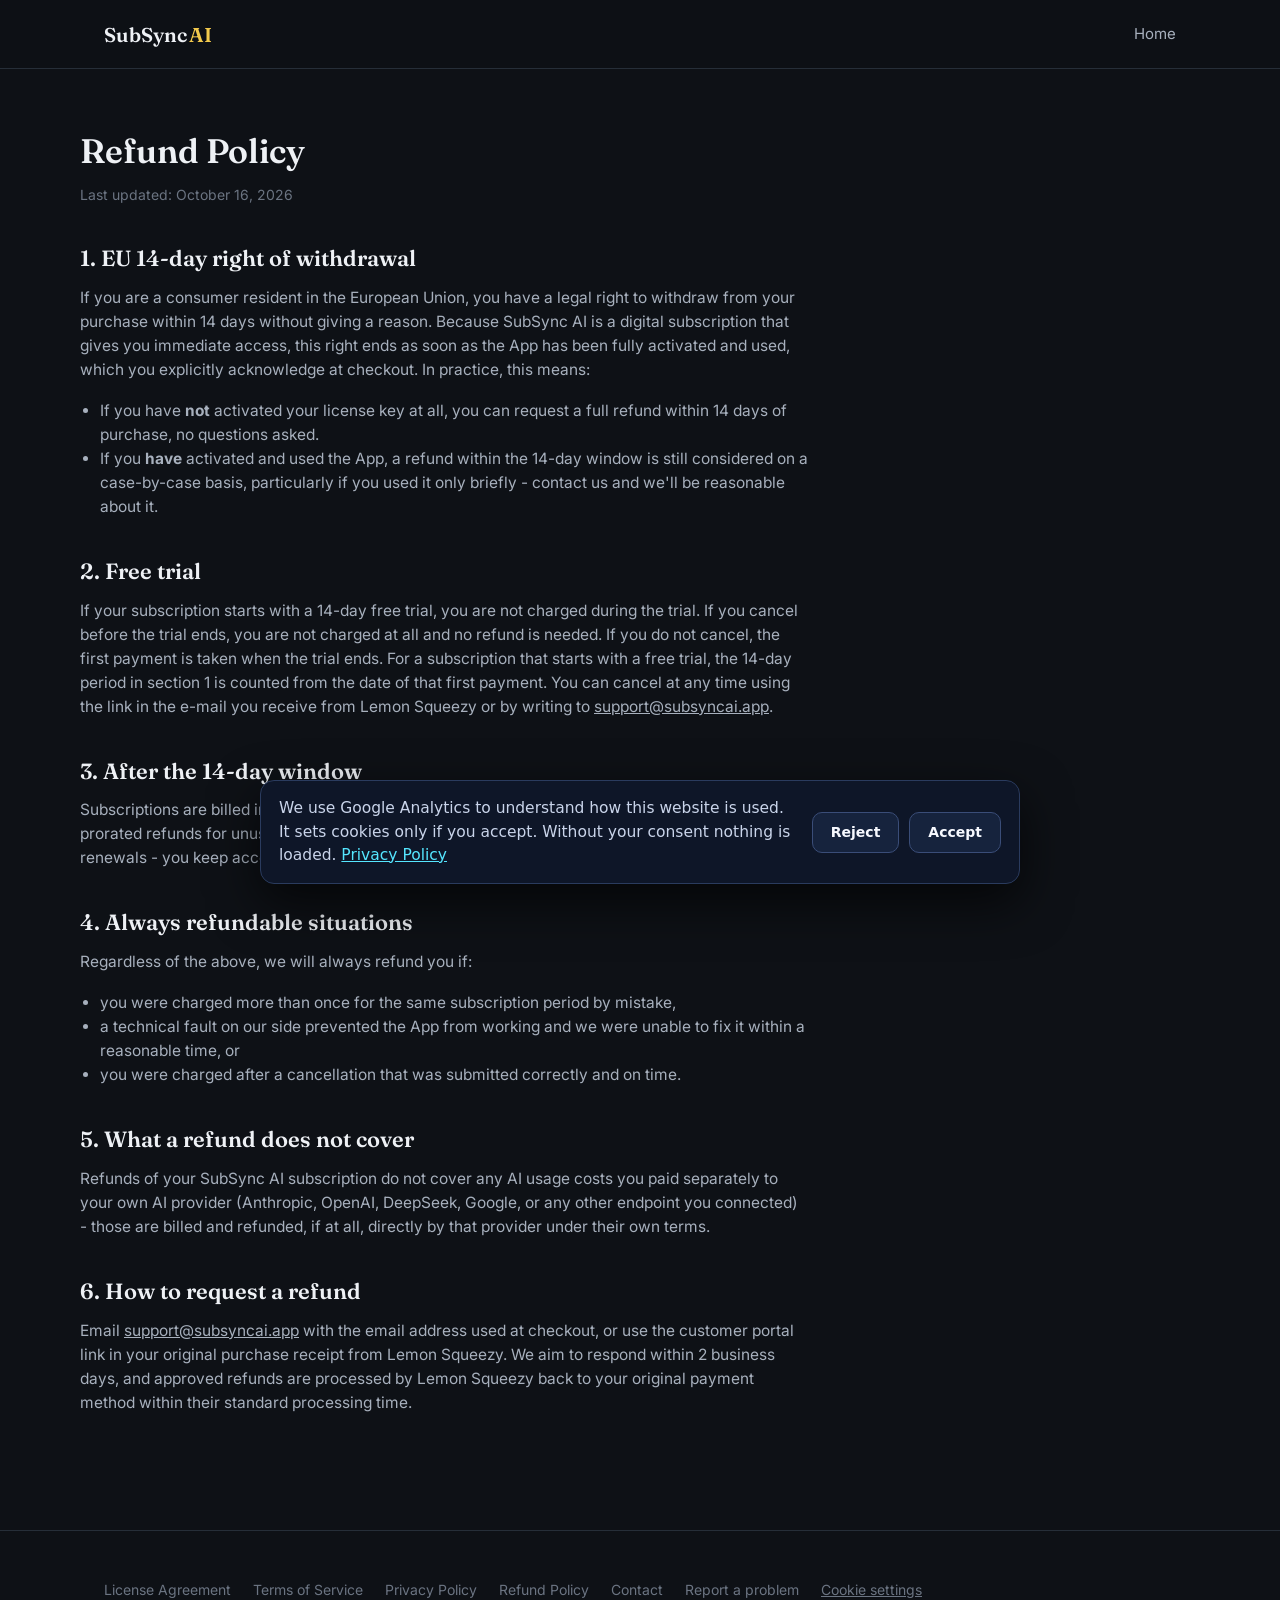
<file: refund.html>
<!DOCTYPE html>
<html lang="en">
<head>
<meta charset="UTF-8" />
<meta name="viewport" content="width=device-width, initial-scale=1" /><link rel="canonical" href="https://subsyncai.app/refund.html">
<title>Refund Policy - SubSync AI</title>
<link rel="preconnect" href="https://fonts.googleapis.com">
<link rel="preconnect" href="https://fonts.gstatic.com" crossorigin>
<link href="https://fonts.googleapis.com/css2?family=Fraunces:opsz,wght@9..144,500;9..144,600&family=Inter:wght@400;500;600&display=swap" rel="stylesheet">
<link rel="stylesheet" href="assets/style.css" />
</head>
<body class="legal">

<header class="site-header">
  <div class="wrap">
    <a href="index.html" class="brand">SubSync<span>AI</span></a>
    <nav class="nav-links"><a href="index.html">Home</a></nav>
  </div>
</header>

<main class="wrap">
  <h1>Refund Policy</h1>
  <p class="updated">Last updated: October 16, 2026</p>

  <h2>1. EU 14-day right of withdrawal</h2>
  <p>If you are a consumer resident in the European Union, you have a legal
  right to withdraw from your purchase within 14 days without giving a
  reason. Because SubSync AI is a digital subscription that gives you
  immediate access, this right ends as soon as the App has been fully
  activated and used, which you explicitly acknowledge at checkout. In
  practice, this means:</p>
  <ul>
    <li>If you have <strong>not</strong> activated your license key at all,
    you can request a full refund within 14 days of purchase, no questions asked.</li>
    <li>If you <strong>have</strong> activated and used the App, a refund
    within the 14-day window is still considered on a case-by-case basis,
    particularly if you used it only briefly - contact us and we'll be
    reasonable about it.</li>
  </ul>

  <h2>2. Free trial</h2>
  <p>If your subscription starts with a 14-day free trial, you are not charged
  during the trial. If you cancel before the trial ends, you are not charged at
  all and no refund is needed. If you do not cancel, the first payment is taken
  when the trial ends. For a subscription that starts with a free trial, the
  14-day period in section 1 is counted from the date of that first payment.
  You can cancel at any time using the link in the e-mail you receive from
  Lemon Squeezy or by writing to
  <a href="mailto:support@subsyncai.app">support@subsyncai.app</a>.</p>

  <h2>3. After the 14-day window</h2>
  <p>Subscriptions are billed in advance for the period selected (monthly or
  yearly). We do not provide prorated refunds for unused time after the
  14-day window has passed. Cancelling stops future renewals - you keep
  access until the end of the period you already paid for.</p>

  <h2>4. Always refundable situations</h2>
  <p>Regardless of the above, we will always refund you if:</p>
  <ul>
    <li>you were charged more than once for the same subscription period by mistake,</li>
    <li>a technical fault on our side prevented the App from working and we
    were unable to fix it within a reasonable time, or</li>
    <li>you were charged after a cancellation that was submitted correctly and on time.</li>
  </ul>

  <h2>5. What a refund does not cover</h2>
  <p>Refunds of your SubSync AI subscription do not cover any AI usage costs
  you paid separately to your own AI provider (Anthropic, OpenAI, DeepSeek,
  Google, or any other endpoint you connected) - those are billed and
  refunded, if at all, directly by that provider under their own terms.</p>

  <h2>6. How to request a refund</h2>
  <p>Email <a href="mailto:support@subsyncai.app">support@subsyncai.app</a>
  with the email address used at checkout, or use the customer portal link in
  your original purchase receipt from Lemon Squeezy. We aim to respond within
  2 business days, and approved refunds are processed by Lemon Squeezy back
  to your original payment method within their standard processing time.</p>
</main>

<footer>
  <div class="wrap footer-grid">
    <nav class="footer-links">
      <a href="license.html">License Agreement</a>
      <a href="terms.html">Terms of Service</a>
      <a href="privacy.html">Privacy Policy</a>
      <a href="refund.html">Refund Policy</a>
      <a href="mailto:support@subsyncai.app">Contact</a>
      <a href="report.html">Report a problem</a>
    </nav>
  </div>
</footer>

<script src="assets/analytics.js" defer></script></body>
</html>
</file>
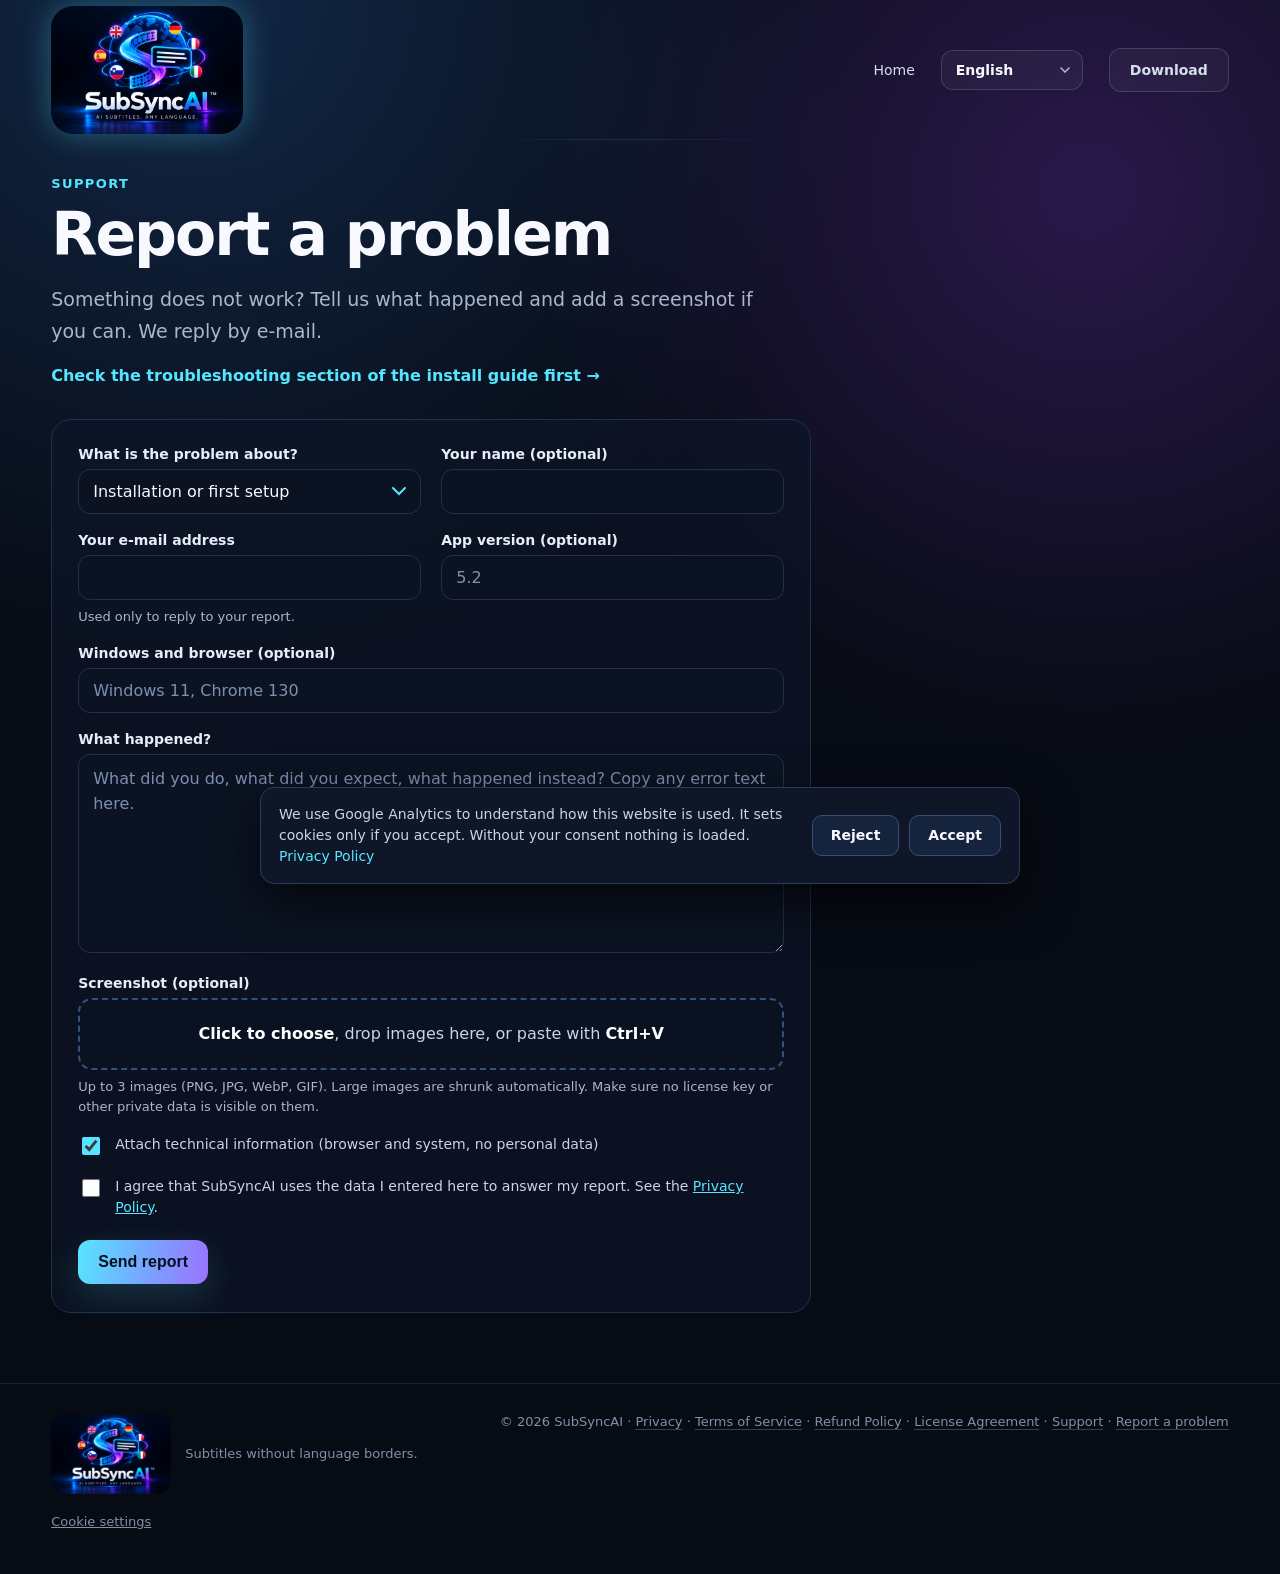
<file: report.html>
<!doctype html>
<html lang="en">
<head>
<meta charset="utf-8"><meta name="viewport" content="width=device-width,initial-scale=1"><link rel="canonical" href="https://subsyncai.app/report.html">
<title>Report a problem – SubSyncAI</title>
<meta name="description" content="Send a problem report to SubSyncAI support, with an optional screenshot.">
<link rel="icon" type="image/png" sizes="48x48" href="images/favicon.png"><link rel="apple-touch-icon" href="images/apple-touch-icon.png">
<meta property="og:type" content="website"><meta property="og:title" content="Report a problem – SubSyncAI"><meta property="og:image" content="https://subsyncai.app/images/og-image.png"><meta name="twitter:card" content="summary_large_image">
<link rel="stylesheet" href="assets/site.css"><link rel="stylesheet" href="assets/guide.css">
</head>
<body class="guide">
<div class="wrap"><nav class="nav"><a class="brand" href="index.html"><img class="mark logo-full" src="images/logo-nav.png" width="225" height="150" alt="SubSyncAI – AI subtitles. Any language."></a><div class="links"><a href="index.html" data-i18n="nav_home">Home</a><select id="lang" class="langsel" aria-label="Language"><option value="en">English</option></select><a class="btn" href="index.html#download" data-i18n="nav_download">Download</a></div></nav></div>
<main>
<header class="wrap g-hero"><div class="eyebrow" data-i18n="r_eyebrow">Support</div><h1 data-i18n="r_h1">Report a problem</h1><p class="lead" data-i18n="r_lead">Something does not work? Tell us what happened and add a screenshot if you can. We reply by e-mail.</p><p class="rp-guide"><a href="install.html#tr" data-i18n="r_guide">Check the troubleshooting section of the install guide first →</a></p></header>
<div class="wrap rp-wrap">
<form id="rp" class="rp" method="post" action="/api/report" enctype="multipart/form-data" novalidate>
<noscript><p class="rp-status err">JavaScript is required for this form. Please write to <a href="mailto:support@subsyncai.app">support@subsyncai.app</a>.</p></noscript>
<div class="rp-grid">
<div class="rp-f"><label for="rp-cat" data-i18n="f_cat">What is the problem about?</label><select id="rp-cat" name="category" required><option value="install" data-i18n="cat_install">Installation or first setup</option><option value="license" data-i18n="cat_license">License or purchase</option><option value="translation" data-i18n="cat_translation">Translation or subtitles</option><option value="extension" data-i18n="cat_extension">Browser extension</option><option value="download" data-i18n="cat_download">Download or antivirus</option><option value="other" data-i18n="cat_other">Something else</option></select></div>
<div class="rp-f"><label for="rp-name" data-i18n="f_name">Your name (optional)</label><input id="rp-name" name="name" type="text" maxlength="100" autocomplete="name"></div>
<div class="rp-f"><label for="rp-email" data-i18n="f_email">Your e-mail address</label><input id="rp-email" name="email" type="email" maxlength="254" autocomplete="email" required aria-describedby="rp-email-h"><div class="rp-h" id="rp-email-h" data-i18n="f_email_hint">Used only to reply to your report.</div></div>
<div class="rp-f"><label for="rp-ver" data-i18n="f_version">App version (optional)</label><input id="rp-ver" name="version" type="text" maxlength="40" placeholder="5.2" autocomplete="off"></div>
<div class="rp-f rp-wide"><label for="rp-os" data-i18n="f_os">Windows and browser (optional)</label><input id="rp-os" name="os" type="text" maxlength="200" placeholder="Windows 11, Chrome 130" autocomplete="off"></div>
<div class="rp-f rp-wide"><label for="rp-msg" data-i18n="f_msg">What happened?</label><textarea id="rp-msg" name="message" rows="7" maxlength="5000" required></textarea></div>
<div class="rp-f rp-wide"><span class="rp-lab" id="rp-shot-l" data-i18n="f_shot">Screenshot (optional)</span>
<div id="rp-drop" class="rp-drop" tabindex="0" role="button" aria-labelledby="rp-shot-l"><span data-i18n="f_shot_drop"><b>Click to choose</b>, drop images here, or paste with <b>Ctrl+V</b></span></div>
<input id="rp-file" type="file" accept="image/png,image/jpeg,image/webp,image/gif" multiple hidden>
<ul id="rp-thumbs" class="rp-thumbs"></ul><div class="rp-h" data-i18n="f_shot_hint">Up to 3 images (PNG, JPG, WebP, GIF). Large images are shrunk automatically. Make sure no license key or other private data is visible on them.</div></div>
</div>
<div class="rp-hp" aria-hidden="true"><label>Website<input name="website" type="text" tabindex="-1" autocomplete="off"></label></div>
<label class="rp-chk"><input id="rp-tech" type="checkbox" checked><span data-i18n="f_tech">Attach technical information (browser and system, no personal data)</span></label>
<label class="rp-chk"><input id="rp-consent" type="checkbox" required><span data-i18n="f_consent">I agree that SubSyncAI uses the data I entered here to answer my report. See the <a href="privacy.html" target="_blank" rel="noopener">Privacy Policy</a>.</span></label>
<div id="rp-msgbox" class="rp-status" role="status" aria-live="polite" hidden></div>
<button id="rp-send" class="btn primary rp-send" type="submit" data-i18n="f_send">Send report</button>
</form>
</div>
</main>
<footer class="footer"><div class="wrap"><div><img src="images/logo-nav.png" width="120" height="80" alt="SubSyncAI" style="vertical-align:middle;border-radius:14px;margin-right:14px"><span data-i18n="foot_tag">Subtitles without language borders.</span></div><div data-i18n="foot_copy">© 2026 SubSyncAI · <a href="privacy.html">Privacy</a> · <a href="terms.html">Terms of Service</a> · <a href="refund.html">Refund Policy</a> · <a href="license.html">License Agreement</a> · <a href="mailto:support@subsyncai.app">Support</a> · <a href="report.html">Report a problem</a></div></div></footer>
<script src="assets/i18n-report.js"></script>
<script src="assets/i18n.js"></script>
<script src="assets/report.js" defer></script>
<script src="assets/analytics.js" defer></script></body></html>
</file>
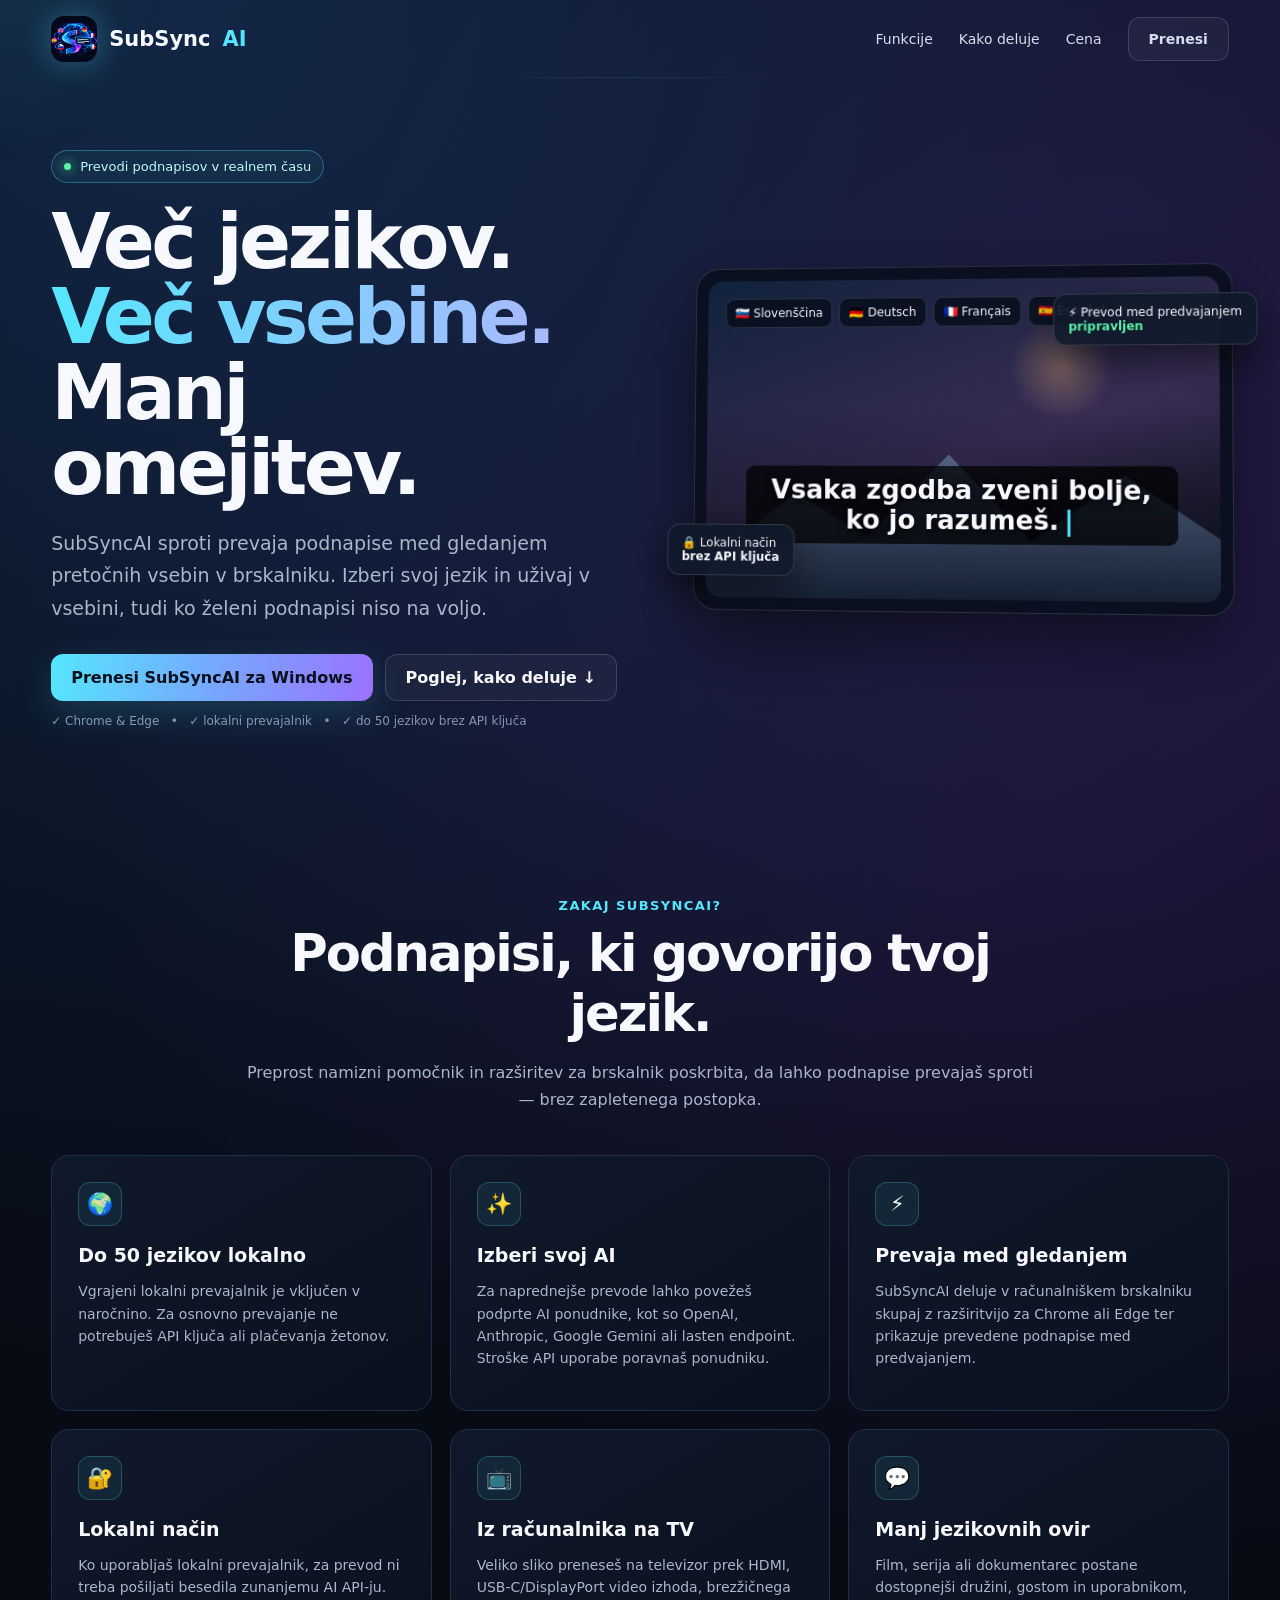
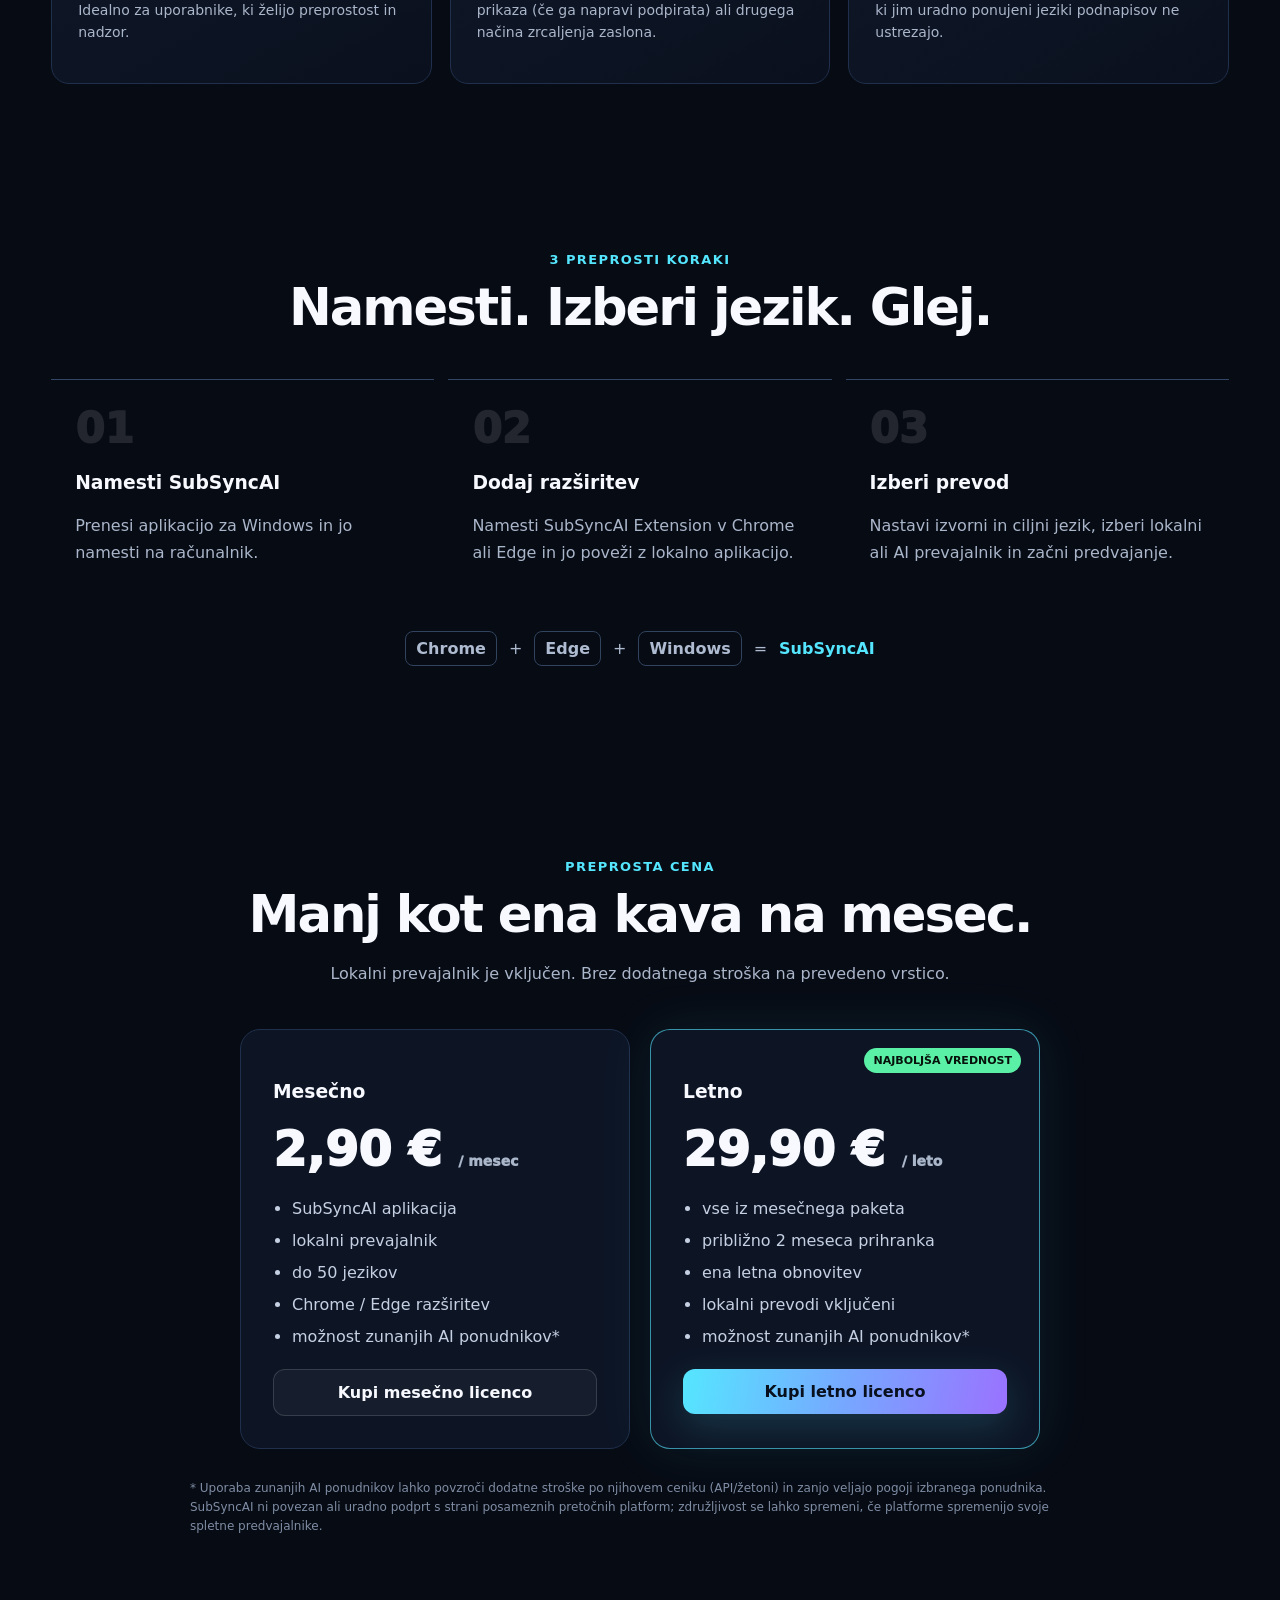
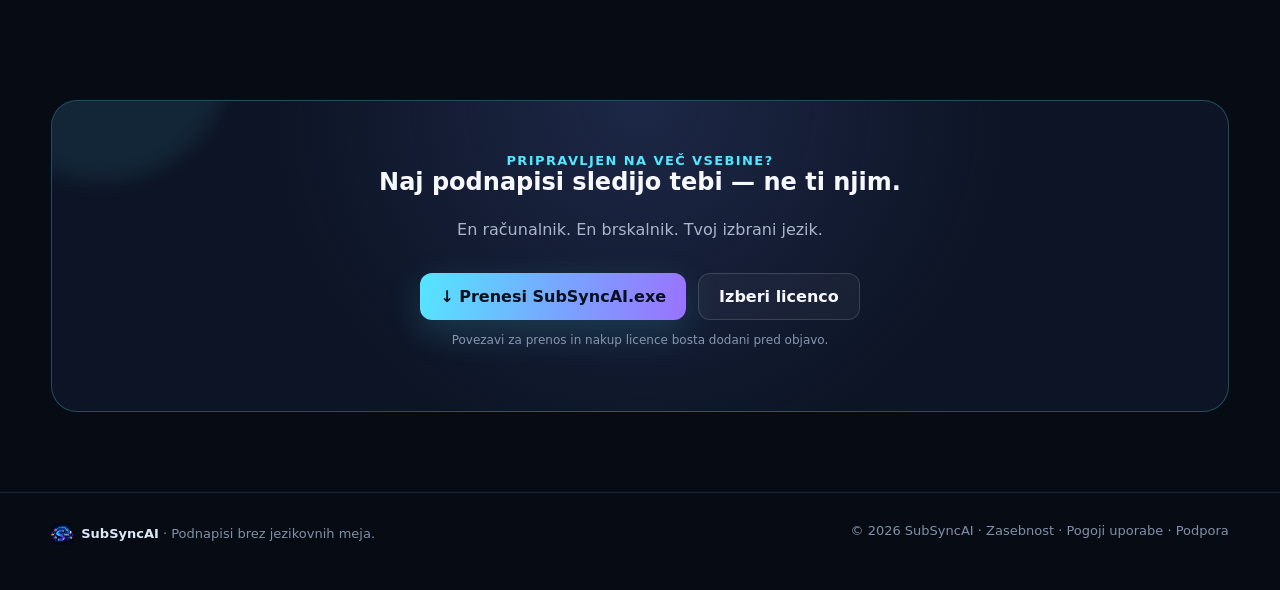
<file: SubSyncAI.html>
<!doctype html>
<html lang="sl">
<head>
<meta charset="utf-8"><meta name="viewport" content="width=device-width,initial-scale=1">
<title>SubSyncAI — Podnapisi v tvojem jeziku. Takoj.</title>
<meta name="description" content="SubSyncAI prevaja podnapise med gledanjem v brskalniku. Lokalni prevajalnik, 50 jezikov, možnost AI ponudnikov, Chrome in Edge.">
<link rel="icon" type="image/png" sizes="48x48" href="images/favicon.png"><link rel="apple-touch-icon" href="images/apple-touch-icon.png"><meta property="og:type" content="website"><meta property="og:title" content="SubSyncAI — Podnapisi v tvojem jeziku. Takoj."><meta property="og:image" content="https://subsyncai.app/images/og-image.png"><meta name="twitter:card" content="summary_large_image">
<style>
:root{--bg:#070b14;--panel:#0e1628;--text:#f7f9ff;--muted:#aab6ca;--cyan:#55e6ff;--violet:#9a72ff;--green:#5af0a5;--line:#20304c;--shadow:0 30px 80px #0008}*{box-sizing:border-box}html{scroll-behavior:smooth}body{margin:0;font-family:Inter,ui-sans-serif,system-ui,-apple-system,Segoe UI,Arial;background:radial-gradient(circle at 15% 0,#122746 0,transparent 35%),radial-gradient(circle at 85% 12%,#29194b 0,transparent 32%),var(--bg);color:var(--text)}a{text-decoration:none;color:inherit}.wrap{width:min(1180px,92%);margin:auto}.nav{height:78px;display:flex;align-items:center;justify-content:space-between}.brand{display:flex;gap:12px;align-items:center;font-weight:900;font-size:21px}.mark{width:42px;height:42px;border-radius:13px;background:linear-gradient(135deg,var(--cyan),var(--violet));display:grid;place-items:center;color:#07101c;font-weight:1000;box-shadow:0 0 30px #55e6ff55}.links{display:flex;gap:26px;align-items:center;color:#d6deed;font-size:14px}.btn{display:inline-flex;align-items:center;justify-content:center;padding:13px 20px;border-radius:12px;border:1px solid #ffffff24;font-weight:800;background:#ffffff0a}.btn.primary{border:0;background:linear-gradient(100deg,var(--cyan),#76a8ff,var(--violet));color:#07101c;box-shadow:0 12px 36px #55e6ff2b}.hero{padding:72px 0 86px;display:grid;grid-template-columns:1.03fr .97fr;gap:64px;align-items:center}.pill{display:inline-flex;gap:9px;align-items:center;border:1px solid #55e6ff55;background:#55e6ff0d;color:#bff7ff;padding:8px 12px;border-radius:999px;font-size:13px}.dot{width:7px;height:7px;background:var(--green);border-radius:50%;box-shadow:0 0 12px var(--green)}h1{font-size:clamp(44px,6vw,78px);line-height:.98;letter-spacing:-3.6px;margin:21px 0 22px}.grad{background:linear-gradient(90deg,var(--cyan),#a9b9ff,var(--violet));-webkit-background-clip:text;color:transparent}.lead{font-size:19px;line-height:1.7;color:var(--muted);max-width:650px}.actions{display:flex;gap:12px;margin-top:30px;flex-wrap:wrap}.micro{font-size:12px;color:#8796af;margin-top:13px}.screen{position:relative;border:1px solid #ffffff22;background:#0a1020;border-radius:24px;padding:12px;box-shadow:var(--shadow);transform:perspective(1000px) rotateY(-4deg) rotateX(2deg)}.tv{aspect-ratio:16/10;border-radius:15px;overflow:hidden;position:relative;background:linear-gradient(160deg,#10223c,#392c54 55%,#101624);display:flex;align-items:center;justify-content:center}.scene{position:absolute;inset:0;background:radial-gradient(circle at 70% 28%,#ffc47c55,transparent 12%),linear-gradient(0deg,#05070aaa,transparent 60%)}.mountains{position:absolute;bottom:0;width:100%;height:55%;clip-path:polygon(0 80%,18% 40%,32% 65%,48% 18%,64% 67%,82% 30%,100% 65%,100% 100%,0 100%);background:linear-gradient(#5f7090,#152033)}.subtitle{position:absolute;bottom:55px;left:8%;right:8%;text-align:center;font-weight:850;font-size:clamp(16px,2.2vw,26px);text-shadow:0 2px 8px #000;background:#000b;padding:9px 14px;border-radius:9px}.langchips{position:absolute;top:18px;left:18px;display:flex;gap:7px;flex-wrap:wrap}.chip{padding:7px 9px;background:#07101ddd;border:1px solid #ffffff22;border-radius:9px;font-size:12px}.float{position:absolute;background:#101a2bea;border:1px solid #ffffff22;border-radius:13px;padding:11px 14px;box-shadow:0 15px 40px #0008;font-size:12px}.f1{right:-25px;top:28px}.f2{left:-28px;bottom:34px}.section{padding:84px 0}.center{text-align:center;max-width:790px;margin:auto}.eyebrow{color:var(--cyan);font-weight:850;font-size:13px;letter-spacing:1.4px;text-transform:uppercase}.section h2{font-size:clamp(34px,4vw,52px);letter-spacing:-2px;margin:10px 0 14px}.sub{color:var(--muted);line-height:1.7}.grid{display:grid;grid-template-columns:repeat(3,1fr);gap:18px;margin-top:42px}.card{border:1px solid var(--line);background:linear-gradient(150deg,#10192b,#0a101d);padding:26px;border-radius:18px}.icon{width:44px;height:44px;border-radius:12px;background:#55e6ff12;border:1px solid #55e6ff3a;display:grid;place-items:center;font-size:21px}.card h3{margin:18px 0 9px;font-size:19px}.card p{color:var(--muted);line-height:1.6;font-size:14px}.steps{display:grid;grid-template-columns:repeat(3,1fr);gap:14px;margin-top:42px}.step{padding:24px;border-top:1px solid #334666}.num{font-size:42px;font-weight:950;color:#ffffff1d}.pricing{display:grid;grid-template-columns:1fr 1fr;gap:20px;max-width:800px;margin:42px auto 0}.price{padding:32px;border-radius:20px;border:1px solid var(--line);background:#0d1525;position:relative}.price.hot{border-color:#55e6ff99;box-shadow:0 0 55px #55e6ff16}.badge{position:absolute;right:18px;top:18px;background:var(--green);color:#07110b;font-size:11px;font-weight:900;padding:6px 9px;border-radius:999px}.amount{font-size:48px;font-weight:950;margin:17px 0 3px}.amount small{font-size:14px;color:var(--muted)}ul{padding-left:19px;color:#c5d0e3;line-height:2}.cta{margin:80px auto;padding:52px;border-radius:26px;text-align:center;border:1px solid #55e6ff44;background:radial-gradient(circle at 50% 0,#3b4f8b55,transparent 55%),#0d1425}.cta h2{margin-top:0}.note{font-size:12px;color:#7f8da4;line-height:1.6;max-width:900px;margin:30px auto 0}.footer{border-top:1px solid #18243a;padding:30px 0 45px;color:#8190a7;font-size:13px}.footer .wrap{display:flex;justify-content:space-between;gap:20px;flex-wrap:wrap}.logo-row{display:flex;justify-content:center;gap:12px;align-items:center;margin:25px 0;color:#aebbd0}.mini-logo{font-weight:900;border:1px solid #31435e;border-radius:8px;padding:7px 10px}@media(max-width:850px){.links a:not(.btn){display:none}.hero{grid-template-columns:1fr;padding-top:40px}.screen{transform:none}.grid,.steps{grid-template-columns:1fr}.pricing{grid-template-columns:1fr}.f1,.f2{display:none}h1{letter-spacing:-2.5px}.cta{padding:35px 20px}}

img.mark{width:46px;height:46px;border-radius:13px;background:#000514;object-fit:cover;display:block}
/* Motion & interaction */
body{overflow-x:hidden}.nav{position:relative;z-index:20}.nav:after{content:"";position:absolute;left:0;right:0;bottom:0;height:1px;background:linear-gradient(90deg,transparent,#55e6ff55,#9a72ff55,transparent);transform:scaleX(.25);opacity:.35;transition:.5s}.nav:hover:after{transform:scaleX(1);opacity:1}
.mark{animation:logoPulse 4s ease-in-out infinite}.dot{animation:dotPulse 1.7s ease-in-out infinite}.grad{background-size:200% 100%;animation:gradientFlow 5s linear infinite}.btn{position:relative;overflow:hidden;transition:transform .22s ease,border-color .22s ease,box-shadow .22s ease}.btn:hover{transform:translateY(-3px);border-color:#55e6ff77;box-shadow:0 12px 28px #0005}.btn.primary:hover{box-shadow:0 16px 42px #55e6ff44}.btn:after{content:"";position:absolute;top:-80%;left:-50%;width:35%;height:260%;background:linear-gradient(90deg,transparent,#fff7,transparent);transform:rotate(20deg) translateX(-250%)}.btn:hover:after{animation:shine .75s ease}
.screen{animation:screenFloat 6s ease-in-out infinite;transition:transform .25s ease}.float{animation:floatCard 4s ease-in-out infinite}.f2{animation-delay:-2s}.chip{animation:chipGlow 5s ease-in-out infinite}.chip:nth-child(2){animation-delay:-1.2s}.chip:nth-child(3){animation-delay:-2.4s}.chip:nth-child(4){animation-delay:-3.6s}.subtitle:after{content:"|";color:var(--cyan);margin-left:5px;animation:blink .8s steps(1) infinite}
.card,.step,.price{transition:transform .28s ease,border-color .28s ease,box-shadow .28s ease,background .28s ease}.card:hover{transform:translateY(-8px);border-color:#55e6ff66;box-shadow:0 20px 50px #0005;background:linear-gradient(150deg,#132139,#0b1220)}.card:hover .icon{transform:rotate(-5deg) scale(1.1);box-shadow:0 0 25px #55e6ff2f}.icon{transition:.28s}.step:hover{transform:translateY(-5px);border-color:var(--cyan)}.price:hover{transform:translateY(-7px);box-shadow:0 22px 60px #0006}.price.hot:hover{box-shadow:0 22px 65px #55e6ff20}.badge{animation:badgePulse 2.4s ease-in-out infinite}.mini-logo{transition:.25s}.mini-logo:hover{transform:translateY(-3px);border-color:var(--cyan);color:#fff}.cta{position:relative;overflow:hidden}.cta:before{content:"";position:absolute;width:260px;height:260px;border-radius:50%;background:#55e6ff16;filter:blur(10px);top:-180px;left:-80px;animation:orb 8s ease-in-out infinite}.cta>*{position:relative;z-index:1}
.reveal{opacity:0;transform:translateY(28px);transition:opacity .7s ease,transform .7s cubic-bezier(.2,.8,.2,1)}.reveal.visible{opacity:1;transform:none}.progress{position:fixed;left:0;top:0;height:3px;width:0;background:linear-gradient(90deg,var(--cyan),var(--violet));z-index:100;box-shadow:0 0 15px #55e6ff88}.cursor-glow{position:fixed;width:360px;height:360px;border-radius:50%;pointer-events:none;z-index:-1;background:radial-gradient(circle,#55e6ff0d,transparent 65%);transform:translate(-50%,-50%);transition:opacity .3s}
@keyframes logoPulse{0%,100%{box-shadow:0 0 25px #55e6ff44}50%{box-shadow:0 0 45px #9a72ff66;transform:translateY(-2px)}}@keyframes dotPulse{50%{transform:scale(1.5);box-shadow:0 0 22px var(--green)}}@keyframes gradientFlow{to{background-position:200% 0}}@keyframes shine{to{transform:rotate(20deg) translateX(650%)}}@keyframes screenFloat{0%,100%{transform:perspective(1000px) rotateY(-4deg) rotateX(2deg) translateY(0)}50%{transform:perspective(1000px) rotateY(-2deg) rotateX(1deg) translateY(-10px)}}@keyframes floatCard{0%,100%{transform:translateY(0)}50%{transform:translateY(-8px)}}@keyframes chipGlow{50%{border-color:#55e6ff66;box-shadow:0 0 18px #55e6ff18}}@keyframes blink{50%{opacity:0}}@keyframes badgePulse{50%{transform:scale(1.04);box-shadow:0 0 22px #5af0a544}}@keyframes orb{50%{transform:translate(850px,90px) scale(1.4)}}
@media(prefers-reduced-motion:reduce){*,*:before,*:after{animation:none!important;transition:none!important;scroll-behavior:auto!important}.reveal{opacity:1;transform:none}.cursor-glow{display:none}}
@media(max-width:850px){.screen{animation:none}.cursor-glow{display:none}}
</style></head>
<body><div class="progress" id="progress"></div><div class="cursor-glow" id="cursorGlow"></div>
<div class="wrap"><nav class="nav"><a class="brand" href="#"><img class="mark" src="images/logo-mark.png" width="46" height="46" alt="SubSyncAI logo"> SubSync<span style="color:var(--cyan)">AI</span></a><div class="links"><a href="#features">Funkcije</a><a href="#how">Kako deluje</a><a href="#price">Cena</a><a class="btn" href="#download">Prenesi</a></div></nav></div>
<main><div class="wrap"><section class="hero"><div><div class="pill"><span class="dot"></span> Prevodi podnapisov v realnem času</div><h1>Več jezikov.<br><span class="grad">Več vsebine.</span><br>Manj omejitev.</h1><p class="lead">SubSyncAI sproti prevaja podnapise med gledanjem pretočnih vsebin v brskalniku. Izberi svoj jezik in uživaj v vsebini, tudi ko želeni podnapisi niso na voljo.</p><div class="actions"><a class="btn primary" href="#download">Prenesi SubSyncAI za Windows</a><a class="btn" href="#how">Poglej, kako deluje ↓</a></div><div class="micro">✓ Chrome & Edge &nbsp; • &nbsp; ✓ lokalni prevajalnik &nbsp; • &nbsp; ✓ do 50 jezikov brez API ključa</div></div><div class="screen"><div class="tv"><div class="scene"></div><div class="mountains"></div><div class="langchips"><span class="chip">🇸🇮 Slovenščina</span><span class="chip">🇩🇪 Deutsch</span><span class="chip">🇫🇷 Français</span><span class="chip">🇪🇸 Español</span></div><div class="subtitle">Vsaka zgodba zveni bolje, ko jo razumeš.</div></div><div class="float f1">⚡ Prevod med predvajanjem<br><b style="color:var(--green)">pripravljen</b></div><div class="float f2">🔒 Lokalni način<br><b>brez API ključa</b></div></div></section></div>
<section class="section" id="features"><div class="wrap"><div class="center"><div class="eyebrow">Zakaj SubSyncAI?</div><h2>Podnapisi, ki govorijo tvoj jezik.</h2><p class="sub">Preprost namizni pomočnik in razširitev za brskalnik poskrbita, da lahko podnapise prevajaš sproti — brez zapletenega postopka.</p></div><div class="grid"><div class="card"><div class="icon">🌍</div><h3>Do 50 jezikov lokalno</h3><p>Vgrajeni lokalni prevajalnik je vključen v naročnino. Za osnovno prevajanje ne potrebuješ API ključa ali plačevanja žetonov.</p></div><div class="card"><div class="icon">✨</div><h3>Izberi svoj AI</h3><p>Za naprednejše prevode lahko povežeš podprte AI ponudnike, kot so OpenAI, Anthropic, Google Gemini ali lasten endpoint. Stroške API uporabe poravnaš ponudniku.</p></div><div class="card"><div class="icon">⚡</div><h3>Prevaja med gledanjem</h3><p>SubSyncAI deluje v računalniškem brskalniku skupaj z razširitvijo za Chrome ali Edge ter prikazuje prevedene podnapise med predvajanjem.</p></div><div class="card"><div class="icon">🔐</div><h3>Lokalni način</h3><p>Ko uporabljaš lokalni prevajalnik, za prevod ni treba pošiljati besedila zunanjemu AI API-ju. Idealno za uporabnike, ki želijo preprostost in nadzor.</p></div><div class="card"><div class="icon">📺</div><h3>Iz računalnika na TV</h3><p>Veliko sliko preneseš na televizor prek HDMI, USB‑C/DisplayPort video izhoda, brezžičnega prikaza (če ga napravi podpirata) ali drugega načina zrcaljenja zaslona.</p></div><div class="card"><div class="icon">💬</div><h3>Manj jezikovnih ovir</h3><p>Film, serija ali dokumentarec postane dostopnejši družini, gostom in uporabnikom, ki jim uradno ponujeni jeziki podnapisov ne ustrezajo.</p></div></div></div></section>
<section class="section" id="how"><div class="wrap"><div class="center"><div class="eyebrow">3 preprosti koraki</div><h2>Namesti. Izberi jezik. Glej.</h2></div><div class="steps"><div class="step"><div class="num">01</div><h3>Namesti SubSyncAI</h3><p class="sub">Prenesi aplikacijo za Windows in jo namesti na računalnik.</p></div><div class="step"><div class="num">02</div><h3>Dodaj razširitev</h3><p class="sub">Namesti SubSyncAI Extension v Chrome ali Edge in jo poveži z lokalno aplikacijo.</p></div><div class="step"><div class="num">03</div><h3>Izberi prevod</h3><p class="sub">Nastavi izvorni in ciljni jezik, izberi lokalni ali AI prevajalnik in začni predvajanje.</p></div></div><div class="logo-row"><span class="mini-logo">Chrome</span><span>+</span><span class="mini-logo">Edge</span><span>+</span><span class="mini-logo">Windows</span><span>=</span><b style="color:var(--cyan)">SubSyncAI</b></div></div></section>
<section class="section" id="price"><div class="wrap"><div class="center"><div class="eyebrow">Preprosta cena</div><h2>Manj kot ena kava na mesec.</h2><p class="sub">Lokalni prevajalnik je vključen. Brez dodatnega stroška na prevedeno vrstico.</p></div><div class="pricing"><div class="price"><h3>Mesečno</h3><div class="amount">2,90 € <small>/ mesec</small></div><ul><li>SubSyncAI aplikacija</li><li>lokalni prevajalnik</li><li>do 50 jezikov</li><li>Chrome / Edge razširitev</li><li>možnost zunanjih AI ponudnikov*</li></ul><a class="btn" style="width:100%" href="javascript:void(0)">Kupi mesečno licenco</a></div><div class="price hot"><span class="badge">NAJBOLJŠA VREDNOST</span><h3>Letno</h3><div class="amount">29,90 € <small>/ leto</small></div><ul><li>vse iz mesečnega paketa</li><li>približno 2 meseca prihranka</li><li>ena letna obnovitev</li><li>lokalni prevodi vključeni</li><li>možnost zunanjih AI ponudnikov*</li></ul><a class="btn primary" style="width:100%" href="javascript:void(0)">Kupi letno licenco</a></div></div><p class="note">* Uporaba zunanjih AI ponudnikov lahko povzroči dodatne stroške po njihovem ceniku (API/žetoni) in zanjo veljajo pogoji izbranega ponudnika. SubSyncAI ni povezan ali uradno podprt s strani posameznih pretočnih platform; združljivost se lahko spremeni, če platforme spremenijo svoje spletne predvajalnike.</p></div></section>
<div class="wrap" id="download"><section class="cta"><div class="eyebrow">Pripravljen na več vsebine?</div><h2>Naj podnapisi sledijo tebi — ne ti njim.</h2><p class="sub">En računalnik. En brskalnik. Tvoj izbrani jezik.</p><div class="actions" style="justify-content:center"><a class="btn primary" href="javascript:void(0)">↓ Prenesi SubSyncAI.exe</a><a class="btn" href="#price">Izberi licenco</a></div><p class="micro">Povezavi za prenos in nakup licence bosta dodani pred objavo.</p></section></div></main>
<footer class="footer"><div class="wrap"><div><img src="images/logo-mark.png" width="22" height="22" alt="" style="vertical-align:middle;border-radius:6px;margin-right:8px"><b style="color:#dce7f8">SubSyncAI</b> · Podnapisi brez jezikovnih meja.</div><div>© 2026 SubSyncAI · Zasebnost · Pogoji uporabe · Podpora</div></div></footer>
<script>
// Scroll reveals, page progress and subtle pointer parallax.
const revealTargets=document.querySelectorAll('.center,.card,.step,.price,.logo-row,.cta');
revealTargets.forEach((el,i)=>{el.classList.add('reveal');el.style.transitionDelay=((i%3)*80)+'ms'});
const io=new IntersectionObserver(entries=>entries.forEach(e=>{if(e.isIntersecting){e.target.classList.add('visible');io.unobserve(e.target)}}),{threshold:.12});
revealTargets.forEach(el=>io.observe(el));
const progress=document.getElementById('progress');
addEventListener('scroll',()=>{const max=document.documentElement.scrollHeight-innerHeight;progress.style.width=(max?scrollY/max*100:0)+'%'},{passive:true});
const glow=document.getElementById('cursorGlow');
addEventListener('pointermove',e=>{glow.style.left=e.clientX+'px';glow.style.top=e.clientY+'px'},{passive:true});
const screen=document.querySelector('.screen');
if(matchMedia('(pointer:fine)').matches){screen.addEventListener('pointermove',e=>{const r=screen.getBoundingClientRect(),x=(e.clientX-r.left)/r.width-.5,y=(e.clientY-r.top)/r.height-.5;screen.style.animation='none';screen.style.transform=`perspective(1000px) rotateY(${x*7-2}deg) rotateX(${-y*5+1}deg) translateY(-4px)`});screen.addEventListener('pointerleave',()=>{screen.style.transform='';screen.style.animation=''})}
</script></body></html>
</file>
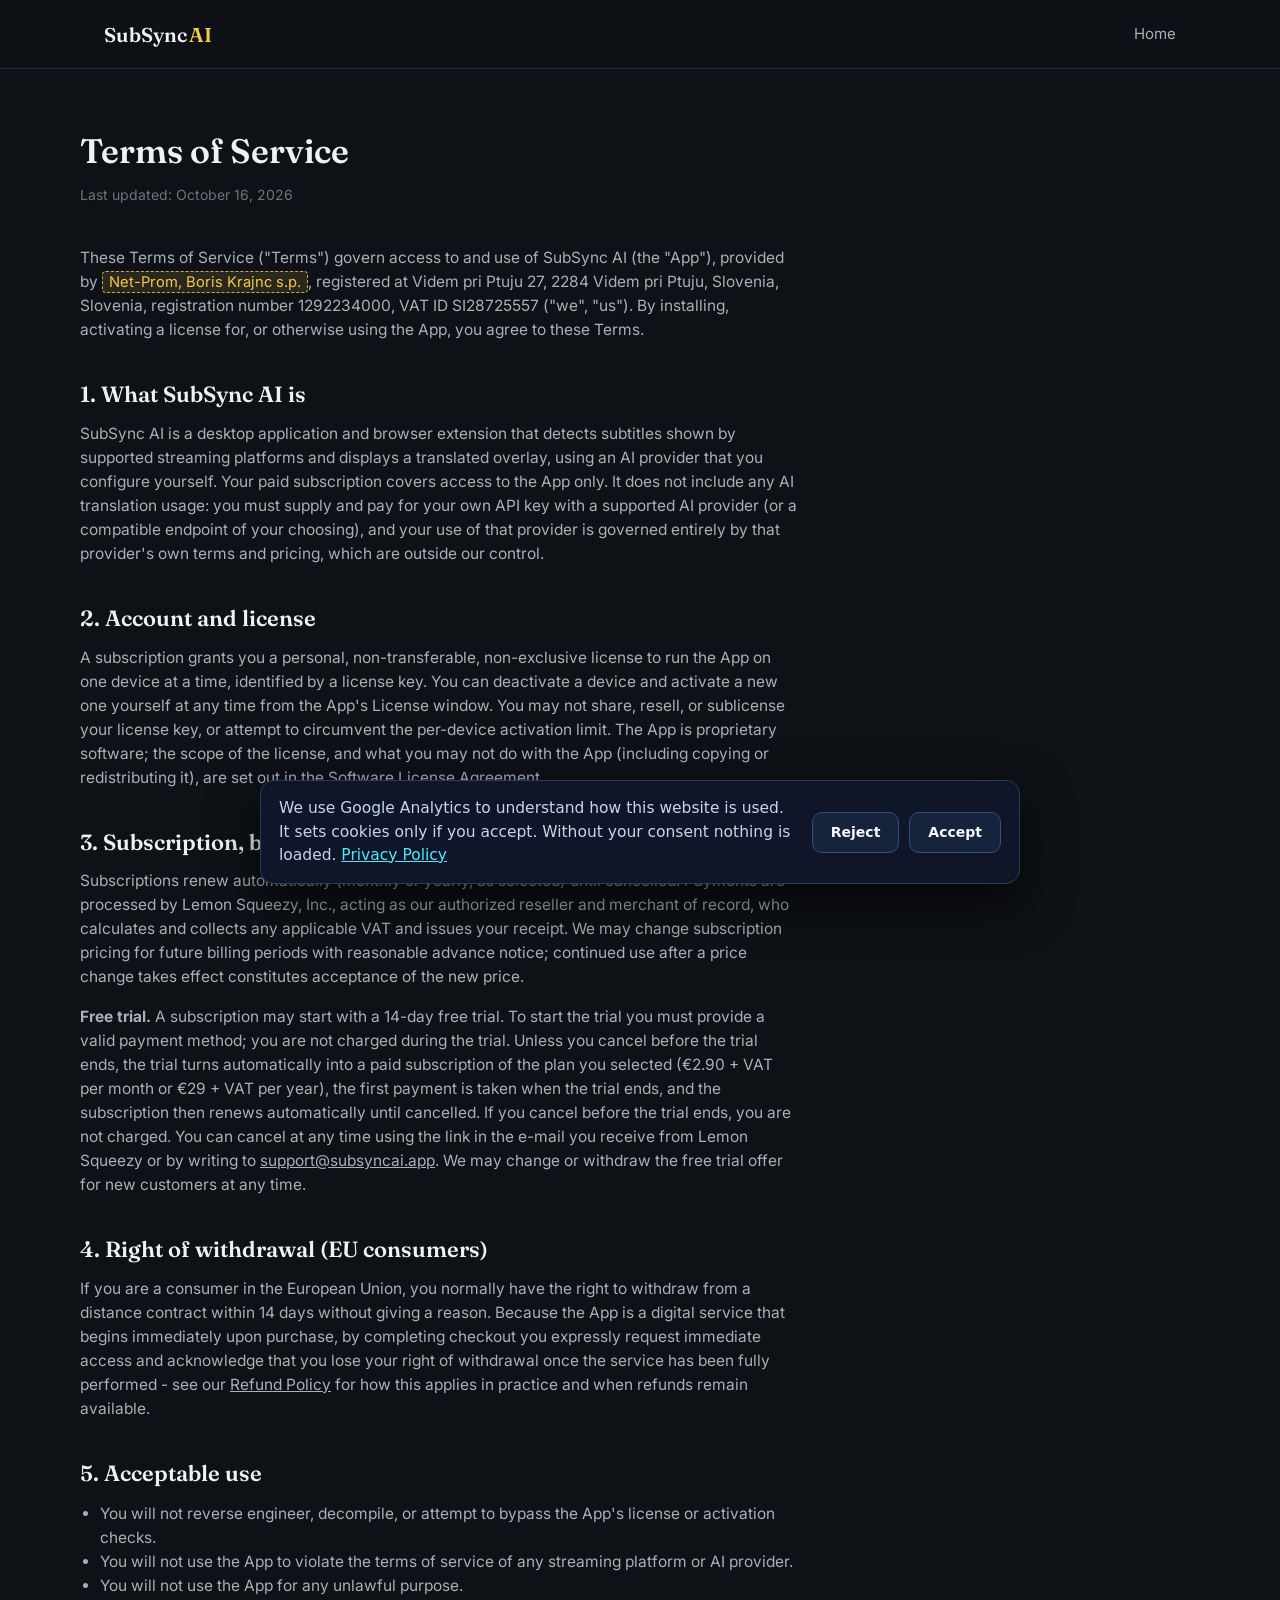
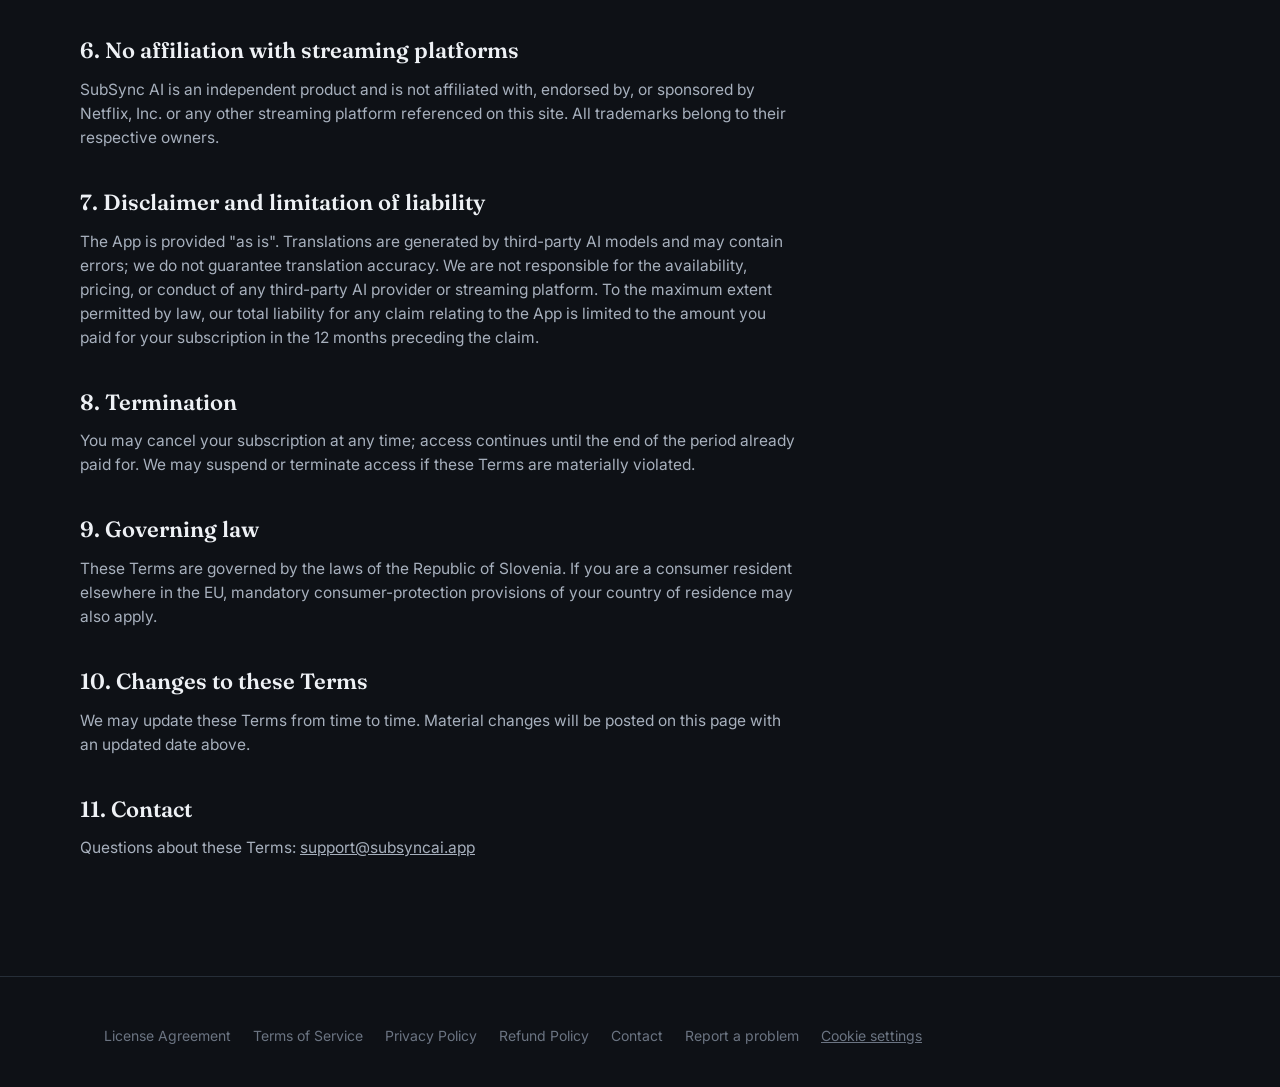
<file: terms.html>
<!DOCTYPE html>
<html lang="en">
<head>
<meta charset="UTF-8" />
<meta name="viewport" content="width=device-width, initial-scale=1" /><link rel="canonical" href="https://subsyncai.app/terms.html">
<title>Terms of Service - SubSync AI</title>
<link rel="preconnect" href="https://fonts.googleapis.com">
<link rel="preconnect" href="https://fonts.gstatic.com" crossorigin>
<link href="https://fonts.googleapis.com/css2?family=Fraunces:opsz,wght@9..144,500;9..144,600&family=Inter:wght@400;500;600&display=swap" rel="stylesheet">
<link rel="stylesheet" href="assets/style.css" />
</head>
<body class="legal">

<header class="site-header">
  <div class="wrap">
    <a href="index.html" class="brand">SubSync<span>AI</span></a>
    <nav class="nav-links"><a href="index.html">Home</a></nav>
  </div>
</header>

<main class="wrap">
  <h1>Terms of Service</h1>
  <p class="updated">Last updated: October 16, 2026</p>

  <p>These Terms of Service ("Terms") govern access to and use of SubSync AI
  (the "App"), provided by <span class="fill">Net-Prom, Boris Krajnc s.p.</span>,
  registered at Videm pri Ptuju 27, 2284 Videm pri Ptuju, Slovenia, Slovenia,
  registration number 1292234000, VAT ID
  SI28725557 ("we", "us"). By installing, activating
  a license for, or otherwise using the App, you agree to these Terms.</p>

  <h2>1. What SubSync AI is</h2>
  <p>SubSync AI is a desktop application and browser extension that detects
  subtitles shown by supported streaming platforms and displays a translated
  overlay, using an AI provider that you configure yourself. Your paid
  subscription covers access to the App only. It does not include any AI
  translation usage: you must supply and pay for your own API key with a
  supported AI provider (or a compatible endpoint of your choosing), and your
  use of that provider is governed entirely by that provider's own terms and
  pricing, which are outside our control.</p>

  <h2>2. Account and license</h2>
  <p>A subscription grants you a personal, non-transferable, non-exclusive
  license to run the App on one device at a time, identified by a license key.
  You can deactivate a device and activate a new one yourself at any time from
  the App's License window. You may not share, resell, or sublicense your
  license key, or attempt to circumvent the per-device activation limit. The App is proprietary software; the scope of the license, and what you may not do with the App
  (including copying or redistributing it), are set out in the <a href="license.html">Software License Agreement</a>.</p>

  <h2>3. Subscription, billing and price changes</h2>
  <p>Subscriptions renew automatically (monthly or yearly, as selected) until
  cancelled. Payments are processed by Lemon Squeezy, Inc., acting as our
  authorized reseller and merchant of record, who calculates and collects any
  applicable VAT and issues your receipt. We may change subscription pricing
  for future billing periods with reasonable advance notice; continued use
  after a price change takes effect constitutes acceptance of the new price.</p>
  <p><strong>Free trial.</strong> A subscription may start with a 14-day free
  trial. To start the trial you must provide a valid payment method; you are
  not charged during the trial. Unless you cancel before the trial ends, the
  trial turns automatically into a paid subscription of the plan you selected
  (&euro;2.90 + VAT per month or &euro;29 + VAT per year), the first payment
  is taken when the trial ends, and the subscription then renews automatically
  until cancelled. If you cancel before the trial ends, you are not charged.
  You can cancel at any time using the link in the e-mail you receive from
  Lemon Squeezy or by writing to
  <a href="mailto:support@subsyncai.app">support@subsyncai.app</a>. We may
  change or withdraw the free trial offer for new customers at any time.</p>

  <h2>4. Right of withdrawal (EU consumers)</h2>
  <p>If you are a consumer in the European Union, you normally have the right
  to withdraw from a distance contract within 14 days without giving a reason.
  Because the App is a digital service that begins immediately upon purchase,
  by completing checkout you expressly request immediate access and
  acknowledge that you lose your right of withdrawal once the service has
  been fully performed - see our <a href="refund.html">Refund Policy</a> for
  how this applies in practice and when refunds remain available.</p>

  <h2>5. Acceptable use</h2>
  <ul>
    <li>You will not reverse engineer, decompile, or attempt to bypass the
    App's license or activation checks.</li>
    <li>You will not use the App to violate the terms of service of any
    streaming platform or AI provider.</li>
    <li>You will not use the App for any unlawful purpose.</li>
  </ul>

  <h2>6. No affiliation with streaming platforms</h2>
  <p>SubSync AI is an independent product and is not affiliated with,
  endorsed by, or sponsored by Netflix, Inc. or any other streaming platform
  referenced on this site. All trademarks belong to their respective owners.</p>

  <h2>7. Disclaimer and limitation of liability</h2>
  <p>The App is provided "as is". Translations are generated by third-party
  AI models and may contain errors; we do not guarantee translation accuracy.
  We are not responsible for the availability, pricing, or conduct of any
  third-party AI provider or streaming platform. To the maximum extent
  permitted by law, our total liability for any claim relating to the App is
  limited to the amount you paid for your subscription in the 12 months
  preceding the claim.</p>

  <h2>8. Termination</h2>
  <p>You may cancel your subscription at any time; access continues until the
  end of the period already paid for. We may suspend or terminate access if
  these Terms are materially violated.</p>

  <h2>9. Governing law</h2>
  <p>These Terms are governed by the laws of the Republic of Slovenia. If you
  are a consumer resident elsewhere in the EU, mandatory consumer-protection
  provisions of your country of residence may also apply.</p>

  <h2>10. Changes to these Terms</h2>
  <p>We may update these Terms from time to time. Material changes will be
  posted on this page with an updated date above.</p>

  <h2>11. Contact</h2>
  <p>Questions about these Terms: <a href="mailto:support@subsyncai.app">support@subsyncai.app</a></p>
</main>

<footer>
  <div class="wrap footer-grid">
    <nav class="footer-links">
      <a href="license.html">License Agreement</a>
      <a href="terms.html">Terms of Service</a>
      <a href="privacy.html">Privacy Policy</a>
      <a href="refund.html">Refund Policy</a>
      <a href="mailto:support@subsyncai.app">Contact</a>
      <a href="report.html">Report a problem</a>
    </nav>
  </div>
</footer>

<script src="assets/analytics.js" defer></script></body>
</html>
</file>
<file: assets/site.css>
:root{--bg:#070b14;--panel:#0e1628;--text:#f7f9ff;--muted:#aab6ca;--cyan:#55e6ff;--violet:#9a72ff;--green:#5af0a5;--line:#20304c;--shadow:0 30px 80px #0008}*{box-sizing:border-box}html{scroll-behavior:smooth}body{margin:0;font-family:Inter,ui-sans-serif,system-ui,-apple-system,Segoe UI,Arial;background:radial-gradient(circle at 15% 0,#122746 0,transparent 35%),radial-gradient(circle at 85% 12%,#29194b 0,transparent 32%),var(--bg);color:var(--text)}a{text-decoration:none;color:inherit}.wrap{width:min(1180px,92%);margin:auto}.nav{height:78px;display:flex;align-items:center;justify-content:space-between}.brand{display:flex;gap:14px;align-items:center;font-weight:900;font-size:34px}.mark{width:42px;height:42px;border-radius:13px;background:linear-gradient(135deg,var(--cyan),var(--violet));display:grid;place-items:center;color:#07101c;font-weight:1000;box-shadow:0 0 30px #55e6ff55}.links{display:flex;gap:26px;align-items:center;color:#d6deed;font-size:14px}.btn{display:inline-flex;align-items:center;justify-content:center;padding:13px 20px;border-radius:12px;border:1px solid #ffffff24;font-weight:800;background:#ffffff0a}.btn.primary{border:0;background:linear-gradient(100deg,var(--cyan),#76a8ff,var(--violet));color:#07101c;box-shadow:0 12px 36px #55e6ff2b}.hero{padding:72px 0 86px;display:grid;grid-template-columns:1.03fr .97fr;gap:64px;align-items:center}.pill{display:inline-flex;gap:9px;align-items:center;border:1px solid #55e6ff55;background:#55e6ff0d;color:#bff7ff;padding:8px 12px;border-radius:999px;font-size:13px}.dot{width:7px;height:7px;background:var(--green);border-radius:50%;box-shadow:0 0 12px var(--green)}h1{font-size:clamp(44px,6vw,78px);line-height:.98;letter-spacing:-3.6px;margin:21px 0 22px}.grad{background:linear-gradient(90deg,var(--cyan),#a9b9ff,var(--violet));-webkit-background-clip:text;color:transparent}.lead{font-size:19px;line-height:1.7;color:var(--muted);max-width:650px}.actions{display:flex;gap:12px;margin-top:30px;flex-wrap:wrap}.micro{font-size:12px;color:#8796af;margin-top:13px}.screen{position:relative;border:1px solid #ffffff22;background:#0a1020;border-radius:24px;padding:12px;box-shadow:var(--shadow);transform:perspective(1000px) rotateY(-4deg) rotateX(2deg)}.tv{aspect-ratio:16/10;border-radius:15px;overflow:hidden;position:relative;background:linear-gradient(160deg,#10223c,#392c54 55%,#101624);display:flex;align-items:center;justify-content:center}.scene{position:absolute;inset:0;background:radial-gradient(circle at 70% 28%,#ffc47c55,transparent 12%),linear-gradient(0deg,#05070aaa,transparent 60%)}.mountains{position:absolute;bottom:0;width:100%;height:55%;clip-path:polygon(0 80%,18% 40%,32% 65%,48% 18%,64% 67%,82% 30%,100% 65%,100% 100%,0 100%);background:linear-gradient(#5f7090,#152033)}.subtitle{position:absolute;bottom:55px;left:8%;right:8%;text-align:center;font-weight:850;font-size:clamp(16px,2.2vw,26px);text-shadow:0 2px 8px #000;background:#000b;padding:9px 14px;border-radius:9px}.langchips{position:absolute;top:18px;left:18px;display:flex;gap:7px;flex-wrap:wrap}.chip{padding:7px 9px;background:#07101ddd;border:1px solid #ffffff22;border-radius:9px;font-size:12px}.float{position:absolute;background:#101a2bea;border:1px solid #ffffff22;border-radius:13px;padding:11px 14px;box-shadow:0 15px 40px #0008;font-size:12px}.f1{right:-25px;top:28px}.f2{left:-28px;bottom:34px}.section{padding:84px 0}.center{text-align:center;max-width:790px;margin:auto}.eyebrow{color:var(--cyan);font-weight:850;font-size:13px;letter-spacing:1.4px;text-transform:uppercase}.section h2{font-size:clamp(34px,4vw,52px);letter-spacing:-2px;margin:10px 0 14px}.sub{color:var(--muted);line-height:1.7}.grid{display:grid;grid-template-columns:repeat(3,1fr);gap:18px;margin-top:42px}.card{border:1px solid var(--line);background:linear-gradient(150deg,#10192b,#0a101d);padding:26px;border-radius:18px}.icon{width:44px;height:44px;border-radius:12px;background:#55e6ff12;border:1px solid #55e6ff3a;display:grid;place-items:center;font-size:21px}.card h3{margin:18px 0 9px;font-size:19px}.card p{color:var(--muted);line-height:1.6;font-size:14px}.steps{display:grid;grid-template-columns:repeat(3,1fr);gap:14px;margin-top:42px}.step{padding:24px;border-top:1px solid #334666}.num{font-size:42px;font-weight:950;color:#ffffff1d}.pricing{display:grid;grid-template-columns:1fr 1fr;gap:20px;max-width:800px;margin:42px auto 0}.price{padding:32px;border-radius:20px;border:1px solid var(--line);background:#0d1525;position:relative}.price.hot{border-color:#55e6ff99;box-shadow:0 0 55px #55e6ff16}.badge{position:absolute;right:18px;top:18px;background:var(--green);color:#07110b;font-size:11px;font-weight:900;padding:6px 9px;border-radius:999px}.amount{font-size:48px;font-weight:950;margin:17px 0 3px}.amount small{font-size:14px;color:var(--muted)}ul{padding-left:19px;color:#c5d0e3;line-height:2}.cta{margin:80px auto;padding:52px;border-radius:26px;text-align:center;border:1px solid #55e6ff44;background:radial-gradient(circle at 50% 0,#3b4f8b55,transparent 55%),#0d1425}.cta h2{margin-top:0}.note{font-size:12px;color:#7f8da4;line-height:1.6;max-width:900px;margin:30px auto 0}.footer{border-top:1px solid #18243a;padding:30px 0 45px;color:#8190a7;font-size:13px}.footer .wrap{display:flex;justify-content:space-between;gap:20px;flex-wrap:wrap}.logo-row{display:flex;justify-content:center;gap:12px;align-items:center;margin:25px 0;color:#aebbd0}.mini-logo{font-weight:900;border:1px solid #31435e;border-radius:8px;padding:7px 10px}@media(max-width:850px){.links a:not(.btn){display:none}.hero{grid-template-columns:1fr;padding-top:40px}.screen{transform:none}.grid,.steps{grid-template-columns:1fr}.pricing{grid-template-columns:1fr}.f1,.f2{display:none}h1{letter-spacing:-2.5px}.cta{padding:35px 20px}}

.nav{height:210px}img.mark{width:144px;height:144px;border-radius:32px;background:#000514;object-fit:cover;display:block}
.langsel{appearance:none;-webkit-appearance:none;background:#ffffff0a url("data:image/svg+xml,%3Csvg xmlns='http://www.w3.org/2000/svg' width='10' height='6' viewBox='0 0 10 6'%3E%3Cpath d='M1 1l4 4 4-4' fill='none' stroke='%23aab6ca' stroke-width='1.6' stroke-linecap='round'/%3E%3C/svg%3E") no-repeat right 12px center;color:var(--text);border:1px solid #ffffff24;border-radius:12px;padding:11px 32px 11px 14px;font:inherit;font-weight:700;font-size:14px;cursor:pointer;transition:border-color .22s ease}.langsel:hover,.langsel:focus-visible{border-color:#55e6ff77;outline:none}.langsel option{background:#0e1628;color:#f7f9ff}.footer a{text-decoration:underline;text-decoration-color:#8190a766;text-underline-offset:3px}.footer a:hover{color:#dce7f8}@media(max-width:850px){.links{gap:12px}.nav{height:150px}img.mark{width:112px;height:112px;border-radius:26px}}
img.mark.logo-full{width:auto;height:190px;border-radius:26px}
.freebar{display:flex;gap:14px;align-items:flex-start;max-width:600px;margin:0 0 26px;padding:14px 18px;border-radius:16px;border:1px solid #5af0a566;background:linear-gradient(135deg,#5af0a51f,#55e6ff0d);box-shadow:0 0 34px #5af0a51a;color:#d9ffec;font-size:16px;line-height:1.55}.freebar b{color:var(--green);font-weight:900}.freebar em{font-style:normal;font-weight:800;color:var(--cyan)}.freeicon{flex:none;width:26px;height:26px;border-radius:50%;display:grid;place-items:center;background:var(--green);color:#052415;font-weight:900;font-size:15px;margin-top:2px}
/* Motion & interaction */
body{overflow-x:hidden}.nav{position:relative;z-index:20}.nav:after{content:"";position:absolute;left:0;right:0;bottom:0;height:1px;background:linear-gradient(90deg,transparent,#55e6ff55,#9a72ff55,transparent);transform:scaleX(.25);opacity:.35;transition:.5s}.nav:hover:after{transform:scaleX(1);opacity:1}
.mark{animation:logoPulse 4s ease-in-out infinite}.dot{animation:dotPulse 1.7s ease-in-out infinite}.grad{background-size:200% 100%;animation:gradientFlow 5s linear infinite}.btn{position:relative;overflow:hidden;transition:transform .22s ease,border-color .22s ease,box-shadow .22s ease}.btn:hover{transform:translateY(-3px);border-color:#55e6ff77;box-shadow:0 12px 28px #0005}.btn.primary:hover{box-shadow:0 16px 42px #55e6ff44}.btn:after{content:"";position:absolute;top:-80%;left:-50%;width:35%;height:260%;background:linear-gradient(90deg,transparent,#fff7,transparent);transform:rotate(20deg) translateX(-250%)}.btn:hover:after{animation:shine .75s ease}
.screen{animation:screenFloat 6s ease-in-out infinite;transition:transform .25s ease}.float{animation:floatCard 4s ease-in-out infinite}.f2{animation-delay:-2s}.chip{animation:chipGlow 5s ease-in-out infinite}.chip:nth-child(2){animation-delay:-1.2s}.chip:nth-child(3){animation-delay:-2.4s}.chip:nth-child(4){animation-delay:-3.6s}.subtitle:after{content:"|";color:var(--cyan);margin-left:5px;animation:blink .8s steps(1) infinite}
.card,.step,.price{transition:transform .28s ease,border-color .28s ease,box-shadow .28s ease,background .28s ease}.card:hover{transform:translateY(-8px);border-color:#55e6ff66;box-shadow:0 20px 50px #0005;background:linear-gradient(150deg,#132139,#0b1220)}.card:hover .icon{transform:rotate(-5deg) scale(1.1);box-shadow:0 0 25px #55e6ff2f}.icon{transition:.28s}.step:hover{transform:translateY(-5px);border-color:var(--cyan)}.price:hover{transform:translateY(-7px);box-shadow:0 22px 60px #0006}.price.hot:hover{box-shadow:0 22px 65px #55e6ff20}.badge{animation:badgePulse 2.4s ease-in-out infinite}.mini-logo{transition:.25s}.mini-logo:hover{transform:translateY(-3px);border-color:var(--cyan);color:#fff}.cta{position:relative;overflow:hidden}.cta:before{content:"";position:absolute;width:260px;height:260px;border-radius:50%;background:#55e6ff16;filter:blur(10px);top:-180px;left:-80px;animation:orb 8s ease-in-out infinite}.cta>*{position:relative;z-index:1}
.reveal{opacity:0;transform:translateY(28px);transition:opacity .7s ease,transform .7s cubic-bezier(.2,.8,.2,1)}.reveal.visible{opacity:1;transform:none}.progress{position:fixed;left:0;top:0;height:3px;width:0;background:linear-gradient(90deg,var(--cyan),var(--violet));z-index:100;box-shadow:0 0 15px #55e6ff88}.cursor-glow{position:fixed;width:360px;height:360px;border-radius:50%;pointer-events:none;z-index:-1;background:radial-gradient(circle,#55e6ff0d,transparent 65%);transform:translate(-50%,-50%);transition:opacity .3s}
@keyframes logoPulse{0%,100%{box-shadow:0 0 25px #55e6ff44}50%{box-shadow:0 0 45px #9a72ff66;transform:translateY(-2px)}}@keyframes dotPulse{50%{transform:scale(1.5);box-shadow:0 0 22px var(--green)}}@keyframes gradientFlow{to{background-position:200% 0}}@keyframes shine{to{transform:rotate(20deg) translateX(650%)}}@keyframes screenFloat{0%,100%{transform:perspective(1000px) rotateY(-4deg) rotateX(2deg) translateY(0)}50%{transform:perspective(1000px) rotateY(-2deg) rotateX(1deg) translateY(-10px)}}@keyframes floatCard{0%,100%{transform:translateY(0)}50%{transform:translateY(-8px)}}@keyframes chipGlow{50%{border-color:#55e6ff66;box-shadow:0 0 18px #55e6ff18}}@keyframes blink{50%{opacity:0}}@keyframes badgePulse{50%{transform:scale(1.04);box-shadow:0 0 22px #5af0a544}}@keyframes orb{50%{transform:translate(850px,90px) scale(1.4)}}
@media(prefers-reduced-motion:reduce){*,*:before,*:after{animation:none!important;transition:none!important;scroll-behavior:auto!important}.reveal{opacity:1;transform:none}.cursor-glow{display:none}}
@media(max-width:850px){.screen{animation:none}.cursor-glow{display:none}}
@media(max-width:850px){img.mark.logo-full{width:auto;height:112px;border-radius:20px}}

dialog.pop{border:1px solid #55e6ff55;border-radius:24px;background:linear-gradient(160deg,#132139,#0b1220);color:var(--text);padding:36px 34px 28px;width:min(440px,calc(100% - 32px));text-align:center;box-shadow:0 30px 90px #000a,0 0 60px #55e6ff1f;overflow:visible}
dialog.pop::backdrop{background:#030610b8;backdrop-filter:blur(5px)}
dialog.pop[open]{animation:popIn .25s ease}
@keyframes popIn{from{opacity:0;transform:translateY(14px) scale(.97)}}
.pop-icon{font-size:42px;line-height:1;margin-bottom:10px}
dialog.pop h3{font-size:30px;letter-spacing:-.8px;margin:0 0 12px;background:linear-gradient(90deg,var(--cyan),#a9b9ff,var(--violet));-webkit-background-clip:text;background-clip:text;color:transparent}
dialog.pop p{color:#c9d4e8;line-height:1.65;margin:0 0 20px}
dialog.pop .btn{width:100%}
dialog.pop .btn:not(.primary){margin-top:10px}
.pop-sup{margin:18px 0 0!important;font-size:14px;color:var(--muted)}
.pop-sup a{color:var(--cyan);text-decoration:underline;text-underline-offset:3px}
.pop-x{position:absolute;right:14px;top:10px;width:36px;height:36px;border-radius:50%;border:0;background:#ffffff0f;color:#cdd8ec;font-size:24px;line-height:1;cursor:pointer}
.pop-x:hover{background:#ffffff1f;color:#fff}
dialog.pop button.btn{color:var(--text);font:inherit;font-weight:800;cursor:pointer}
.dlinfo{max-width:760px;margin:6px auto 0}
.dlinfo .micro{margin-top:9px;line-height:1.6}
.dlinfo b{color:#c3cfe4}
.dlinfo code{font-family:ui-monospace,SFMono-Regular,Consolas,"Liberation Mono",monospace;font-size:12px;background:#0a1222;border:1px solid var(--line);border-radius:8px;padding:2px 8px;color:#bff7ff;word-break:break-all;overflow-wrap:anywhere}
@media(max-width:520px){.nav{height:112px}img.mark.logo-full{height:68px;border-radius:14px}.links{gap:8px}.langsel{padding:9px 28px 9px 11px;font-size:13px;background-position:right 9px center}.links .btn{padding:10px 13px;font-size:13px}}
@media(max-width:520px){.logo-row{flex-wrap:wrap;gap:8px 10px}}
.note.vat{font-size:15px;color:#c3cfe4;text-align:center;margin:26px auto 0}.note.vat b{color:#fff}.note.vat+.note{margin-top:14px}
.screen .heroimg{display:block;width:100%;height:auto;border-radius:14px;aspect-ratio:1400/781;object-fit:cover}
.f2{left:auto;right:-22px;bottom:26px}
@media(min-width:851px){.hero>div:first-child{position:relative;z-index:2}.screen{z-index:1;margin-left:-140px}.screen::after{content:"";position:absolute;inset:12px;border-radius:14px;pointer-events:none;background:linear-gradient(90deg,#070b14d9 0,#070b1488 16%,#070b1400 42%)}}

.freebar.platforms{margin:0 0 14px;border-color:#55e6ff66;background:linear-gradient(135deg,#55e6ff1f,#9a72ff0d);box-shadow:0 0 34px #55e6ff1a;color:#e3f8ff}.freebar.platforms b{color:var(--cyan)}.freebar.platforms .freeicon{background:var(--cyan);color:#06222b;font-size:11px;padding-left:2px}

/* 14-day trial: readable disclosure next to every buy action */
.trialnote{margin:14px 0 0;font-size:15px;line-height:1.55;color:#d6e2f5;text-align:center}
.trialnote.center-note{max-width:640px;margin:18px auto 0}
.trialnote b,.trialall b{color:var(--green)}
.trialall{max-width:760px;margin:30px auto 0;padding:16px 20px;border-radius:16px;border:1px solid #5af0a566;background:linear-gradient(135deg,#5af0a51f,#55e6ff0d);color:#e6fff2;font-size:17px;line-height:1.6;text-align:center}
.price .btn{text-align:center}
/* hero: 3 steps */
.quick{margin-top:26px;max-width:600px}
.quick-t{font-size:13px;font-weight:850;letter-spacing:1.2px;text-transform:uppercase;color:var(--cyan);margin-bottom:10px}
.quick ol{list-style:none;margin:0;padding:0;display:grid;grid-template-columns:repeat(3,1fr);gap:10px}
.quick li{display:flex;gap:10px;align-items:flex-start;padding:12px;border:1px solid var(--line);border-radius:14px;background:#0d1525;line-height:1.35;font-size:14px}
.quick li span{flex:none;width:24px;height:24px;border-radius:50%;display:grid;place-items:center;background:#55e6ff1f;border:1px solid #55e6ff55;color:var(--cyan);font-weight:900;font-size:13px}
.quick li b{font-weight:700;color:#e8eefb}
@media(max-width:560px){.quick ol{grid-template-columns:1fr}}
/* tutorial video on the home page */
.howvideo{margin:40px auto 0;max-width:900px}
.howvideo video{display:block;width:100%;aspect-ratio:16/9;background:#000;border-radius:16px;border:1px solid var(--line)}
/* FAQ */
.faq{max-width:820px;margin:34px auto 0;display:grid;gap:12px}
.faq details{border:1px solid var(--line);border-radius:14px;background:linear-gradient(150deg,#10192b,#0a101d);padding:0 20px}
.faq summary{cursor:pointer;padding:18px 0;font-weight:800;font-size:17px;list-style:none;display:flex;justify-content:space-between;gap:14px;align-items:center}
.faq summary::-webkit-details-marker{display:none}
.faq summary::after{content:"+";color:var(--cyan);font-size:24px;line-height:1;flex:none}
.faq details[open] summary::after{content:"–"}
.faq summary:focus-visible{outline:2px solid var(--cyan);outline-offset:2px;border-radius:8px}
.faq details p{margin:0 0 18px;color:#c5d0e3;line-height:1.7;font-size:16px}
.faq details p a{color:var(--cyan);text-decoration:underline}
/* SmartScreen notice (drawn illustration, not a screenshot) */
.ssnote{max-width:720px;margin:30px auto 0;padding:18px 20px;border:1px solid #ffffff22;border-radius:16px;background:#ffffff08;text-align:left}
.ssnote .ss-text b{font-size:17px}
.ssnote .ss-text p{margin:6px 0 14px;font-size:16px;line-height:1.55;color:#d6e2f5}
.ssnote .ss-text p b{font-size:inherit;color:var(--cyan)}
.ss-art{display:flex;gap:12px;align-items:center;justify-content:center;flex-wrap:wrap}
.ss-win{width:250px;background:#0b5cad;color:#fff;border-radius:6px;padding:0 0 12px;font:12px/1.35 "Segoe UI",system-ui,sans-serif;box-shadow:0 8px 24px #0006;overflow:hidden}
.ss-bar{height:8px;background:#074a8c;margin-bottom:10px}
.ss-h{font-size:15px;font-weight:600;padding:0 12px 6px}
.ss-p{padding:0 12px;opacity:.9}
.ss-l{display:inline-block;margin:8px 0 0 12px;text-decoration:underline}
.ss-b{display:flex;gap:8px;padding:10px 12px 0;justify-content:flex-end}
.ss-b span{padding:5px 10px;border:1px solid #ffffff88;border-radius:2px}
.ss-arrow{font-size:24px;color:var(--cyan)}
.hit{outline:2px solid #ffd54a;outline-offset:2px;border-radius:3px}
.ss-b span.hit{background:#ffffff22}
.ss-cap{margin:12px 0 0;font-size:13px;color:#9aa8c0;text-align:center}
</file>
<file: assets/guide.css>
/* SubSyncAI install guide - page-specific styles (on top of site.css). */
body.guide .nav{height:140px}
body.guide img.mark{width:84px;height:84px;border-radius:22px}
body.guide img.mark.logo-full{width:auto;height:128px;border-radius:22px}
body.guide .links a:not(.btn){display:inline}

.g-hero{padding:36px 0 18px}
.g-hero>*{max-width:900px}
.g-hero h1{font-size:clamp(36px,5vw,60px);letter-spacing:-2px;margin:14px 0 16px}
.g-hero .lead{max-width:720px}

.g-layout{display:grid;grid-template-columns:250px minmax(0,1fr);gap:48px;align-items:start;padding-bottom:70px}
.toc{position:sticky;top:20px;border:1px solid var(--line);background:#0e162899;border-radius:16px;padding:18px 18px 12px}
.toc-h{font-size:12px;letter-spacing:1.4px;text-transform:uppercase;color:var(--cyan);font-weight:800;margin-bottom:10px}
.toc ol{list-style:none;margin:0;padding:0}
.toc li a{display:block;padding:8px 10px;margin:0 -10px;border-radius:9px;font-size:14px;color:#cdd8ec;line-height:1.35}
.toc li a:hover{background:#ffffff0d;color:#fff}

.g-body{min-width:0}
.g-sec{margin:0 0 54px;scroll-margin-top:24px}
.g-sec>h2{font-size:clamp(26px,3.4vw,36px);letter-spacing:-1px;margin:0 0 22px;line-height:1.1}
.g-intro{color:var(--muted);line-height:1.65;margin:-6px 0 22px;max-width:760px}
.g-sub{margin:34px 0 0}
.g-h3{font-size:22px;margin:0 0 12px;letter-spacing:-.4px}
.g-h3.browser{display:flex;align-items:center;gap:12px}
.bdot{width:14px;height:14px;border-radius:50%;display:inline-block}
.bdot.chrome{background:conic-gradient(#ea4335 0 33%,#fbbc05 0 66%,#34a853 0)}
.bdot.edge{background:linear-gradient(135deg,#3dd9a0,#1f7ed6)}

.g-body p{line-height:1.7;color:#c9d4e8;margin:0 0 14px}
.g-body b{color:#fff}
.g-body i{color:#bff7ff;font-style:normal;background:#55e6ff12;border-radius:6px;padding:1px 6px}

code{font-family:ui-monospace,SFMono-Regular,Consolas,"Liberation Mono",monospace;font-size:.9em;background:#0a1222;border:1px solid var(--line);border-radius:8px;padding:2px 8px;color:#bff7ff;overflow-wrap:anywhere}
kbd{font-family:inherit;font-size:.85em;font-weight:700;background:#16233c;border:1px solid #2a3d61;border-bottom-width:3px;border-radius:7px;padding:1px 8px;color:#fff;white-space:nowrap}

.copyrow{display:flex;align-items:stretch;gap:10px;margin:6px 0 18px;max-width:640px}
.copyrow code{flex:1;display:flex;align-items:center;padding:11px 14px;font-size:14px;border-radius:12px;min-width:0}
.copybtn{flex:none;cursor:pointer;font:inherit;font-weight:800;font-size:14px;color:var(--text);background:#ffffff0a;border:1px solid #ffffff24;border-radius:12px;padding:0 18px;transition:border-color .2s,background .2s}
.copybtn:hover{border-color:#55e6ff77;background:#55e6ff14}
.copybtn.ok{background:#5af0a51f;border-color:var(--green);color:#b9ffd9}

.gsteps{list-style:none;margin:0;padding:0;counter-reset:gs}
.gsteps>li{counter-increment:gs;position:relative;padding:0 0 26px 62px;border-left:0}
.gsteps>li:before{content:counter(gs);position:absolute;left:0;top:-2px;width:42px;height:42px;border-radius:50%;display:grid;place-items:center;font-weight:900;font-size:18px;color:#07101c;background:linear-gradient(135deg,var(--cyan),var(--violet));box-shadow:0 0 22px #55e6ff33}
.gsteps>li:after{content:"";position:absolute;left:20px;top:46px;bottom:6px;width:2px;background:linear-gradient(#55e6ff55,transparent)}
.gsteps>li:last-child:after{display:none}
.gsteps h3{font-size:19px;margin:2px 0 8px;letter-spacing:-.3px}
.gsteps li>p{margin:0 0 12px}

.checks{list-style:none;margin:0 0 18px;padding:0;display:grid;gap:10px}
.checks li{position:relative;padding:12px 16px 12px 46px;border:1px solid var(--line);border-radius:14px;background:#0e162880;line-height:1.55;color:#c9d4e8}
.checks li:before{content:"✓";position:absolute;left:15px;top:11px;width:22px;height:22px;border-radius:50%;display:grid;place-items:center;background:#5af0a526;color:var(--green);font-weight:900;font-size:13px}

.callout{border-radius:16px;padding:16px 20px;margin:14px 0 20px;border:1px solid var(--line);background:#0e1628}
.callout h4{margin:0 0 8px;font-size:16px;color:#fff}
.callout p{margin:0 0 10px}
.callout p:last-child{margin-bottom:0}
.callout.info{border-color:#55e6ff44;background:linear-gradient(150deg,#55e6ff10,#0e1628 60%)}
.callout.warn{border-color:#ffb95c55;background:linear-gradient(150deg,#ffb95c12,#0e1628 60%)}
.callout.warn h4{color:#ffd8a1}
.callout ul{margin:6px 0 0;padding-left:20px;display:grid;gap:10px;color:#c9d4e8;line-height:1.65}

figure.shot{margin:18px 0 26px;max-width:640px}
figure.shot img{display:block;width:100%;height:auto;border-radius:14px;border:1px solid #2a3d61;box-shadow:var(--shadow)}
figure.shot figcaption{font-size:13px;color:var(--muted);margin-top:10px;line-height:1.5}
.fig-note{font-size:13.5px;color:#9fb0cc!important}

.keep{margin:0;padding:0;list-style:none;display:grid;gap:12px}
.keep li{padding:14px 18px;border:1px solid var(--line);border-radius:14px;background:#0e162880;line-height:1.65;color:#c9d4e8}

.faq{border:1px solid var(--line);border-radius:14px;background:#0e162880;margin:0 0 12px;transition:border-color .2s}
.faq[open]{border-color:#55e6ff55}
.faq summary{cursor:pointer;list-style:none;padding:16px 52px 16px 20px;font-weight:800;position:relative;line-height:1.4}
.faq summary::-webkit-details-marker{display:none}
.faq summary:after{content:"+";position:absolute;right:20px;top:50%;transform:translateY(-50%);font-size:24px;font-weight:400;color:var(--cyan);transition:transform .2s}
.faq[open] summary:after{content:"–"}
.faq-a{padding:0 20px 18px;line-height:1.7;color:#c9d4e8}

.g-end{text-align:center;border:1px solid var(--line);border-radius:22px;padding:42px 24px;background:radial-gradient(circle at 50% 0,#55e6ff14,transparent 60%),#0e1628}
.g-end h2{margin:0 0 12px;font-size:clamp(26px,3.4vw,36px);letter-spacing:-1px}
.g-end p{max-width:620px;margin:0 auto 22px}

@media(max-width:900px){
  .g-layout{grid-template-columns:1fr;gap:22px}
  .toc{position:static}
  body.guide .nav{height:104px}
  body.guide img.mark.logo-full{width:auto;height:84px;border-radius:16px}
  body.guide .links a:not(.btn){display:none}
}
@media(max-width:520px){
  .gsteps>li{padding-left:52px}
  .gsteps>li:before{width:36px;height:36px;font-size:16px}
  .gsteps>li:after{left:17px;top:40px}
  .copyrow{flex-direction:column}
  .copybtn{padding:11px 18px}
}
@media print{.toc,.progress,.cursor-glow,.langsel,.copybtn{display:none}}
.support-line{margin:0 0 22px!important;font-size:16px}.support-line a{color:var(--cyan);font-weight:800;text-decoration:underline;text-underline-offset:3px}
@media(max-width:520px){body.guide .nav{height:96px}body.guide img.mark.logo-full{height:64px;border-radius:14px}}
.wizgrid{display:grid;grid-template-columns:repeat(2,minmax(0,1fr));gap:20px;margin-top:18px}
.wizgrid figure.shot{margin:0;max-width:none}
@media(max-width:700px){.wizgrid{grid-template-columns:1fr}}

.faq-a a{color:#55e6ff;text-decoration:underline;font-weight:600}

/* search box (assets/guide-search.js) */
.g-search{position:relative;max-width:640px;margin-top:22px}
.gs-field{position:relative}
.gs-field input{width:100%;box-sizing:border-box;font:inherit;font-size:16px;color:#f7f9ff;background:#0e1628 url("data:image/svg+xml,%3Csvg xmlns='http://www.w3.org/2000/svg' width='20' height='20' viewBox='0 0 24 24' fill='none' stroke='%2355e6ff' stroke-width='2.2' stroke-linecap='round'%3E%3Ccircle cx='11' cy='11' r='7'/%3E%3Cpath d='m20 20-3.5-3.5'/%3E%3C/svg%3E") no-repeat 16px 50%;border:1px solid var(--line);border-radius:14px;padding:14px 46px 14px 46px;outline:none;transition:border-color .2s,box-shadow .2s}
.gs-field input::placeholder{color:#8798b8}
.gs-field input:focus{border-color:#55e6ff;box-shadow:0 0 0 3px #55e6ff26}
.gs-field input::-webkit-search-cancel-button,.gs-field input::-webkit-search-decoration{-webkit-appearance:none;appearance:none;display:none}
.gs-clear{position:absolute;right:8px;top:50%;transform:translateY(-50%);width:34px;height:34px;border:0;border-radius:9px;background:none;color:#9fb0cc;font-size:24px;line-height:1;cursor:pointer}
.gs-clear:hover{background:#ffffff12;color:#fff}
.gs-info{font-size:13px;color:var(--muted);min-height:18px;margin:8px 4px 0}
.gs-res{position:absolute;z-index:30;left:0;right:0;top:calc(100% - 22px);max-height:min(60vh,460px);overflow:auto;background:#0b1322;border:1px solid #2a3d61;border-radius:14px;box-shadow:0 18px 50px #000b;padding:6px}
.gs-res[hidden]{display:none}
.gs-item{padding:10px 12px;border-radius:10px;cursor:pointer}
.gs-item:hover,.gs-item.on{background:#55e6ff14}
.gs-sec{font-size:11px;letter-spacing:1.2px;text-transform:uppercase;color:var(--cyan);font-weight:800;margin-bottom:3px}
.gs-title{font-weight:800;line-height:1.35;color:#fff}
.gs-snip{font-size:13.5px;line-height:1.5;color:#a9b8d4;margin-top:3px}
.gs-res mark{background:#55e6ff33;color:#fff;border-radius:4px;padding:0 2px}
.gs-none{padding:14px 12px;color:#c9d4e8;line-height:1.55}
.gs-flash{animation:gsflash 2.4s ease-out}
@keyframes gsflash{0%,30%{box-shadow:0 0 0 3px #55e6ff,0 0 32px #55e6ff66}100%{box-shadow:0 0 0 3px #55e6ff00,0 0 0 #55e6ff00}}
@media(max-width:850px){.g-search{max-width:none}}
@media(prefers-reduced-motion:reduce){.gs-flash{animation:none;outline:2px solid #55e6ff}}

/* problem report form (report.html, assets/report.js) */
.rp-guide{margin-top:6px}
.rp-guide a{color:var(--cyan);font-weight:600}
.rp-wrap{padding-bottom:70px}
.rp{max-width:760px;border:1px solid var(--line);background:#0e162899;border-radius:20px;padding:26px 26px 28px}
.rp-grid{display:grid;grid-template-columns:1fr 1fr;gap:18px 20px}
.rp-f{min-width:0}
.rp-wide{grid-column:1/-1}
.rp label,.rp .rp-lab{display:block;font-weight:700;font-size:14px;margin:0 0 7px;color:#e6edfb}
.rp input[type=text],.rp input[type=email],.rp select,.rp textarea{width:100%;box-sizing:border-box;font:inherit;font-size:16px;color:#f7f9ff;background:#0b1322;border:1px solid var(--line);border-radius:12px;padding:12px 14px;outline:none;transition:border-color .2s,box-shadow .2s}
.rp textarea{resize:vertical;min-height:140px;line-height:1.55}
.rp select{appearance:none;-webkit-appearance:none;background-image:url("data:image/svg+xml,%3Csvg xmlns='http://www.w3.org/2000/svg' width='14' height='9' viewBox='0 0 14 9' fill='none' stroke='%2355e6ff' stroke-width='2' stroke-linecap='round'%3E%3Cpath d='m1 1 6 6 6-6'/%3E%3C/svg%3E");background-repeat:no-repeat;background-position:right 14px center;padding-right:38px}
.rp input:focus,.rp select:focus,.rp textarea:focus{border-color:#55e6ff;box-shadow:0 0 0 3px #55e6ff26}
.rp ::placeholder{color:#7d8fb0}
.rp-h{font-size:13px;line-height:1.5;color:var(--muted);margin-top:7px}
.rp-drop{border:2px dashed #35507d;border-radius:14px;padding:22px 16px;text-align:center;color:#c9d4e8;background:#0b132288;cursor:pointer;transition:border-color .2s,background .2s;line-height:1.5}
.rp-drop:hover,.rp-drop:focus-visible,.rp-drop.on{border-color:#55e6ff;background:#55e6ff10;outline:none}
.rp-drop b{color:#fff}
.rp-thumbs{list-style:none;margin:12px 0 0;padding:0;display:flex;gap:12px;flex-wrap:wrap}
.rp-thumbs:empty{display:none}
.rp-thumbs li{position:relative;width:112px;height:80px;border-radius:10px;overflow:hidden;border:1px solid #2a3d61;background:#0b1322}
.rp-thumbs img{width:100%;height:100%;object-fit:cover;display:block}
.rp-x{position:absolute;top:4px;right:4px;width:26px;height:26px;border:0;border-radius:50%;background:#000c;color:#fff;font-size:18px;line-height:1;cursor:pointer}
.rp-x:hover{background:#c0392bcc}
.rp-hp{position:absolute;left:-9999px;top:auto;width:1px;height:1px;overflow:hidden}
.rp-chk{display:flex!important;gap:12px;align-items:flex-start;font-weight:500!important;color:#c9d4e8!important;line-height:1.5;margin:18px 0 0!important;cursor:pointer}
.rp-chk input{margin-top:3px;width:18px;height:18px;flex:0 0 auto;accent-color:#55e6ff}
.rp-chk a{color:var(--cyan);text-decoration:underline}
.rp-status{margin:20px 0 0;padding:14px 16px;border-radius:12px;line-height:1.55;font-weight:600}
.rp-status.err{background:#ff6b6b18;border:1px solid #ff6b6b66;color:#ffd2d2}
.rp-status.ok{background:#3ddc9718;border:1px solid #3ddc9766;color:#c9ffe6}
.rp-status a{color:inherit;text-decoration:underline}
.rp-ok2{font-weight:400;margin-top:4px}
.rp-send{margin-top:22px;border:0;cursor:pointer;font-size:16px}
.rp-send[disabled]{opacity:.6;cursor:wait}
@media(max-width:700px){.rp{padding:20px 16px 22px}.rp-grid{grid-template-columns:1fr}}

.g-video{margin-top:8px;margin-bottom:8px}.g-video video{display:block;width:100%;max-width:960px;margin:0 auto;aspect-ratio:16/9;background:#000;border-radius:14px;border:1px solid rgba(128,128,128,.3)}
</file>
<file: assets/style.css>
/* ==========================================================================
   SubSync AI - design tokens
   Dark "cinema screen" background, subtitle-yellow accent, Fraunces + Inter.
   ========================================================================== */

:root {
  --bg: #0e1116;
  --bg-raised: #151a21;
  --bg-raised-2: #1b212a;
  --line: #262e38;
  --text: #eef1f5;
  --text-dim: #a7b0bd;
  --text-faint: #6b7482;
  --accent: #f2c94c;
  --accent-dim: #cfa93c;
  --accent-ink: #1a1506;
  --teal: #5fd6c4;
  --danger: #ef6f6f;

  --serif: "Fraunces", "Iowan Old Style", Georgia, serif;
  --sans: "Inter", -apple-system, BlinkMacSystemFont, "Segoe UI", sans-serif;

  --max: 1120px;
  --radius: 10px;
}

* { box-sizing: border-box; }

html {
  scroll-behavior: smooth;
  scroll-padding-top: 84px;
}

body {
  margin: 0;
  background: var(--bg);
  color: var(--text);
  font-family: var(--sans);
  font-size: 17px;
  line-height: 1.55;
  -webkit-font-smoothing: antialiased;
}

@media (prefers-reduced-motion: reduce) {
  html { scroll-behavior: auto; }
  * { animation-duration: 0.01ms !important; transition-duration: 0.01ms !important; }
}

a { color: inherit; }
img { max-width: 100%; display: block; }

.wrap {
  max-width: var(--max);
  margin: 0 auto;
  padding: 0 24px;
}

h1, h2, h3 {
  font-family: var(--serif);
  font-weight: 600;
  line-height: 1.1;
  margin: 0 0 0.5em;
}

h2 { font-size: clamp(28px, 4vw, 40px); }
h3 { font-size: 21px; font-weight: 600; }

p { color: var(--text-dim); max-width: 62ch; }

.lede { font-size: 19px; color: var(--text-dim); max-width: 56ch; }

.eyebrow {
  font-family: var(--sans);
  font-size: 14px;
  color: var(--accent);
  font-weight: 600;
  margin: 0 0 10px;
}

.btn {
  display: inline-flex;
  align-items: center;
  gap: 8px;
  padding: 13px 24px;
  border-radius: 8px;
  font-weight: 600;
  font-size: 15px;
  text-decoration: none;
  border: 1px solid transparent;
  cursor: pointer;
  font-family: var(--sans);
}
.btn-primary { background: var(--accent); color: var(--accent-ink); }
.btn-primary:hover { background: #ffd766; }
.btn-ghost { background: transparent; color: var(--text); border-color: var(--line); }
.btn-ghost:hover { border-color: var(--text-dim); }

/* ---------------------------------------------------------------- header */

.site-header {
  position: sticky;
  top: 0;
  z-index: 50;
  background: rgba(14, 17, 22, 0.88);
  backdrop-filter: blur(8px);
  border-bottom: 1px solid var(--line);
}
.site-header .wrap {
  height: 68px;
  display: flex;
  align-items: center;
  justify-content: space-between;
}
.brand {
  font-family: var(--serif);
  font-weight: 600;
  font-size: 20px;
  text-decoration: none;
  color: var(--text);
  display: flex;
  align-items: baseline;
  gap: 2px;
}
.brand span { color: var(--accent); }
.nav-links {
  display: flex;
  gap: 28px;
  font-size: 15px;
}
.nav-links a { text-decoration: none; color: var(--text-dim); }
.nav-links a:hover { color: var(--text); }
.nav-cta { display: flex; align-items: center; gap: 16px; }

.nav-toggle { display: none; }

@media (max-width: 760px) {
  .nav-links { display: none; }
  .nav-toggle {
    display: inline-flex;
    background: none;
    border: 1px solid var(--line);
    color: var(--text);
    border-radius: 8px;
    padding: 8px 10px;
  }
}

/* ------------------------------------------------------------------ hero */

.hero {
  padding: 76px 0 60px;
}
.hero .wrap {
  display: grid;
  grid-template-columns: 1.05fr 0.95fr;
  gap: 56px;
  align-items: center;
}
@media (max-width: 880px) {
  .hero .wrap { grid-template-columns: 1fr; }
}

.hero h1 {
  font-size: clamp(36px, 5.4vw, 56px);
  letter-spacing: -0.01em;
}
.hero-actions {
  display: flex;
  gap: 14px;
  margin-top: 30px;
  flex-wrap: wrap;
}
.hero-note {
  margin-top: 18px;
  font-size: 14px;
  color: var(--text-faint);
}

/* --- the literal product demo: a fake video frame with two subtitle lines */

.demo-frame {
  background: linear-gradient(180deg, #171d26, #0c0f14);
  border: 1px solid var(--line);
  border-radius: 14px;
  padding: 18px;
  box-shadow: 0 30px 60px -30px rgba(0, 0, 0, 0.7);
}
.demo-chrome {
  display: flex;
  gap: 6px;
  margin-bottom: 14px;
}
.demo-chrome span {
  width: 10px; height: 10px; border-radius: 50%;
  background: #333c48;
}
.demo-screen {
  position: relative;
  aspect-ratio: 16 / 10;
  border-radius: 8px;
  overflow: hidden;
  background:
    radial-gradient(circle at 30% 20%, #23303c 0%, transparent 55%),
    radial-gradient(circle at 75% 70%, #1a2530 0%, transparent 50%),
    #0a0d11;
}
.demo-timeline {
  position: absolute;
  top: 16px; left: 16px; right: 16px;
  height: 3px;
  background: rgba(255,255,255,0.12);
  border-radius: 2px;
}
.demo-timeline::after {
  content: "";
  position: absolute; left: 0; top: 0; bottom: 0;
  width: 38%;
  background: var(--accent);
  border-radius: 2px;
}
.demo-subs {
  position: absolute;
  left: 6%; right: 6%; bottom: 14%;
  text-align: center;
}
.sub-original {
  font-size: 15px;
  color: rgba(255,255,255,0.5);
  text-decoration: line-through;
  text-decoration-color: rgba(255,255,255,0.25);
  margin-bottom: 6px;
}
.sub-translated {
  font-family: var(--serif);
  font-size: clamp(18px, 2.4vw, 24px);
  font-weight: 600;
  color: var(--accent);
  text-shadow: 0 2px 12px rgba(0,0,0,0.6);
}
.demo-caption {
  margin-top: 12px;
  font-size: 13px;
  color: var(--text-faint);
  text-align: center;
}

/* ------------------------------------------------------------- how it works */

.section { padding: 88px 0; border-top: 1px solid var(--line); }
.section-head { max-width: 640px; margin-bottom: 48px; }

.steps {
  display: grid;
  grid-template-columns: repeat(3, 1fr);
  gap: 32px;
}
@media (max-width: 800px) {
  .steps { grid-template-columns: 1fr; }
}
.step { position: relative; padding-left: 44px; }
.step-num {
  position: absolute; left: 0; top: 2px;
  font-family: var(--serif);
  font-size: 22px;
  color: var(--accent);
  width: 32px;
}
.step h3 { margin-bottom: 8px; }
.step p { font-size: 15px; }

/* ------------------------------------------------------------------ features */

.feature-row {
  display: grid;
  grid-template-columns: 1fr 1fr;
  gap: 56px;
  align-items: center;
  padding: 56px 0;
}
.feature-row:not(:last-child) { border-bottom: 1px solid var(--line); }
.feature-row.reverse .feature-media { order: 2; }
@media (max-width: 820px) {
  .feature-row, .feature-row.reverse .feature-media { grid-template-columns: 1fr; order: 0; }
  .feature-row { grid-template-columns: 1fr; }
}

.feature-media {
  border: 1px dashed var(--line);
  border-radius: var(--radius);
  background: var(--bg-raised);
  min-height: 220px;
  display: flex;
  align-items: center;
  justify-content: center;
  color: var(--text-faint);
  font-size: 13px;
  text-align: center;
  padding: 24px;
}
.feature-media img { border-radius: calc(var(--radius) - 1px); }

.feature-text h3 { font-size: 24px; }
.feature-list {
  list-style: none;
  padding: 0;
  margin: 18px 0 0;
  display: flex;
  flex-direction: column;
  gap: 10px;
}
.feature-list li {
  display: flex;
  gap: 10px;
  font-size: 15px;
  color: var(--text-dim);
}
.feature-list li::before {
  content: "";
  width: 6px; height: 6px;
  border-radius: 50%;
  background: var(--accent);
  margin-top: 8px;
  flex-shrink: 0;
}

/* --------------------------------------------------------------------- providers */

.provider-row {
  display: flex;
  flex-wrap: wrap;
  gap: 12px;
  margin-top: 28px;
}
.provider-chip {
  border: 1px solid var(--line);
  background: var(--bg-raised);
  border-radius: 999px;
  padding: 8px 16px;
  font-size: 14px;
  color: var(--text-dim);
}

/* -------------------------------------------------------------------- pricing */

.pricing-grid {
  display: grid;
  grid-template-columns: 1fr 1fr;
  gap: 24px;
  max-width: 760px;
}
@media (max-width: 700px) {
  .pricing-grid { grid-template-columns: 1fr; }
}
.plan {
  background: var(--bg-raised);
  border: 1px solid var(--line);
  border-radius: var(--radius);
  padding: 32px;
}
.plan.featured {
  border-color: var(--accent-dim);
  background: linear-gradient(180deg, var(--bg-raised-2), var(--bg-raised));
}
.plan-name { font-size: 14px; color: var(--text-faint); margin-bottom: 6px; }
.plan-price {
  font-family: var(--serif);
  font-size: 44px;
  color: var(--text);
  margin-bottom: 2px;
}
.plan-price sup { font-size: 18px; top: -1.2em; }
.plan-period { font-size: 14px; color: var(--text-faint); margin-bottom: 22px; }
.plan-save {
  display: inline-block;
  font-size: 12px;
  color: var(--accent-ink);
  background: var(--accent);
  padding: 3px 10px;
  border-radius: 999px;
  margin-bottom: 14px;
  font-weight: 600;
}
.plan ul { list-style: none; padding: 0; margin: 0 0 26px; }
.plan li {
  padding: 8px 0;
  border-top: 1px solid var(--line);
  font-size: 14px;
  color: var(--text-dim);
}
.plan li:first-child { border-top: none; }
.plan .btn { width: 100%; justify-content: center; }

.pricing-note {
  margin-top: 24px;
  font-size: 14px;
  color: var(--text-faint);
  max-width: 60ch;
}

/* ------------------------------------------------------------------------ faq */

.faq-list { max-width: 760px; }
.faq-item { border-bottom: 1px solid var(--line); }
.faq-item summary {
  cursor: pointer;
  list-style: none;
  padding: 20px 0;
  font-weight: 600;
  font-size: 16px;
  display: flex;
  justify-content: space-between;
  align-items: center;
  gap: 16px;
}
.faq-item summary::-webkit-details-marker { display: none; }
.faq-item summary::after {
  content: "+";
  font-family: var(--serif);
  font-size: 22px;
  color: var(--accent);
  flex-shrink: 0;
}
.faq-item[open] summary::after { content: "\2212"; }
.faq-item p { padding-bottom: 20px; font-size: 15px; }

/* --------------------------------------------------------------------- cta band */

.cta-band {
  border-top: 1px solid var(--line);
  padding: 80px 0;
  text-align: center;
}
.cta-band h2 { margin-bottom: 14px; }
.cta-band p { margin: 0 auto 28px; }
.cta-band .hero-actions { justify-content: center; }

/* ------------------------------------------------------------------------ footer */

footer {
  border-top: 1px solid var(--line);
  padding: 48px 0 40px;
  font-size: 14px;
  color: var(--text-faint);
}
.footer-grid {
  display: flex;
  justify-content: space-between;
  flex-wrap: wrap;
  gap: 24px;
}
.footer-links { display: flex; gap: 22px; flex-wrap: wrap; }
.footer-links a { text-decoration: none; color: var(--text-faint); }
.footer-links a:hover { color: var(--text-dim); }
.footer-bottom {
  margin-top: 28px;
  padding-top: 20px;
  border-top: 1px solid var(--line);
}

/* ------------------------------------------------------------------- legal pages */

.legal main {
  padding: 64px 0 100px;
}
.legal h1 { font-size: 34px; margin-bottom: 6px; }
.legal .updated { color: var(--text-faint); font-size: 14px; margin-bottom: 40px; }
.legal h2 { font-size: 22px; margin-top: 40px; }
.legal p, .legal li { color: var(--text-dim); max-width: 72ch; font-size: 15.5px; }
.legal ul { padding-left: 20px; }
.legal .fill {
  background: rgba(242, 201, 76, 0.12);
  border: 1px dashed var(--accent-dim);
  color: var(--accent);
  padding: 1px 6px;
  border-radius: 4px;
  font-size: 0.95em;
}
</file>
